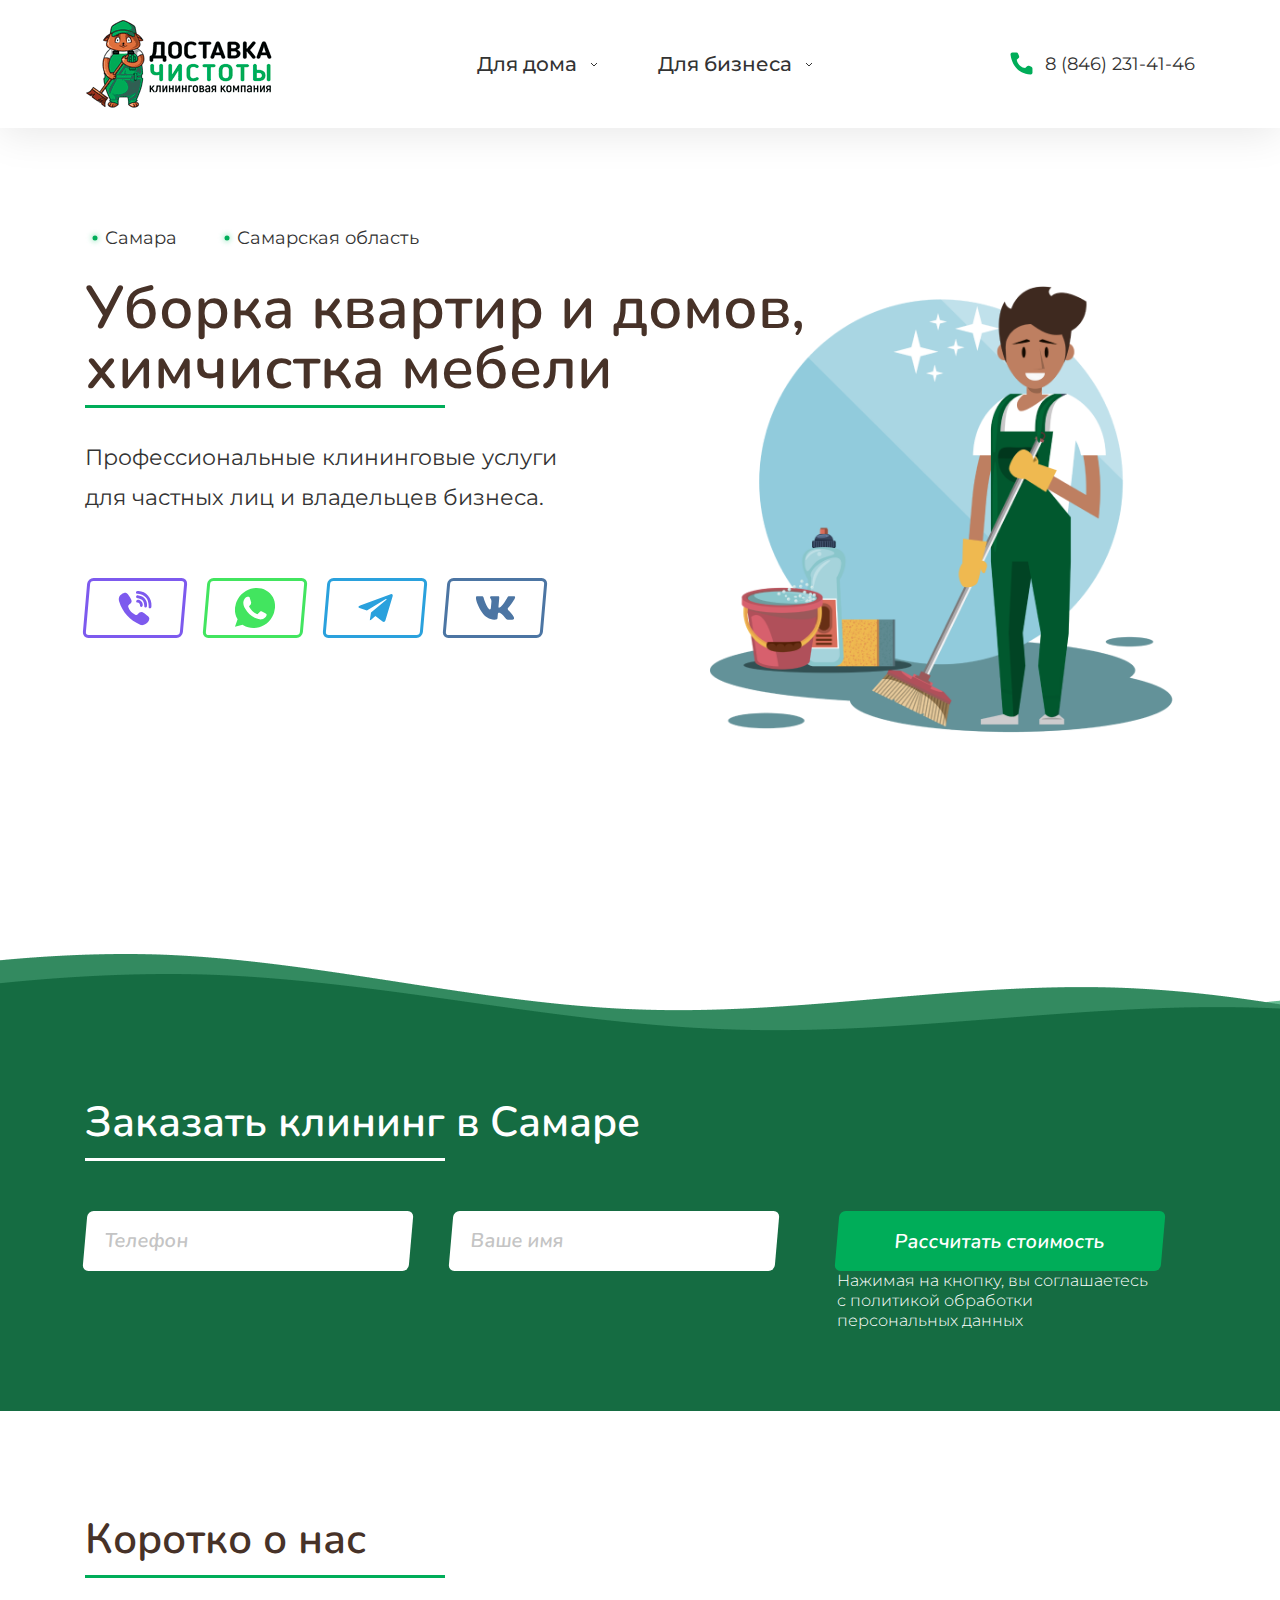
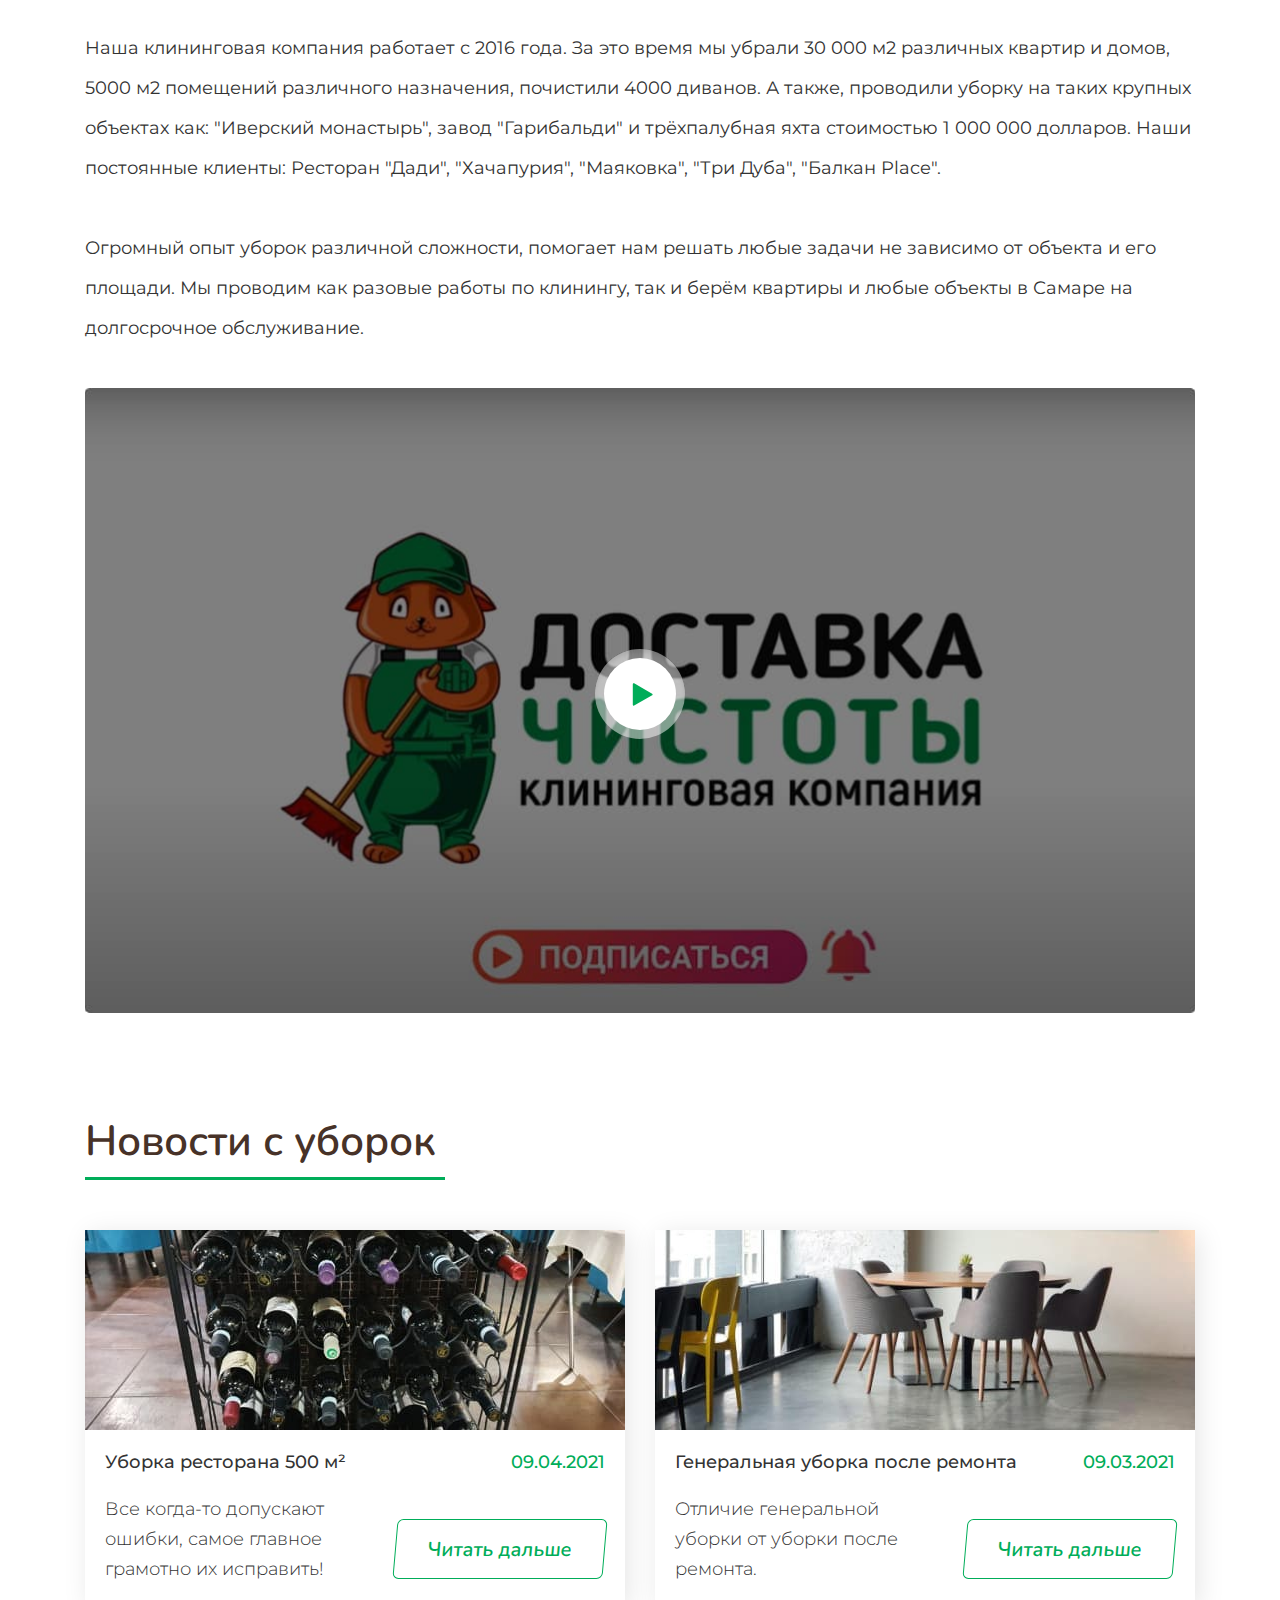
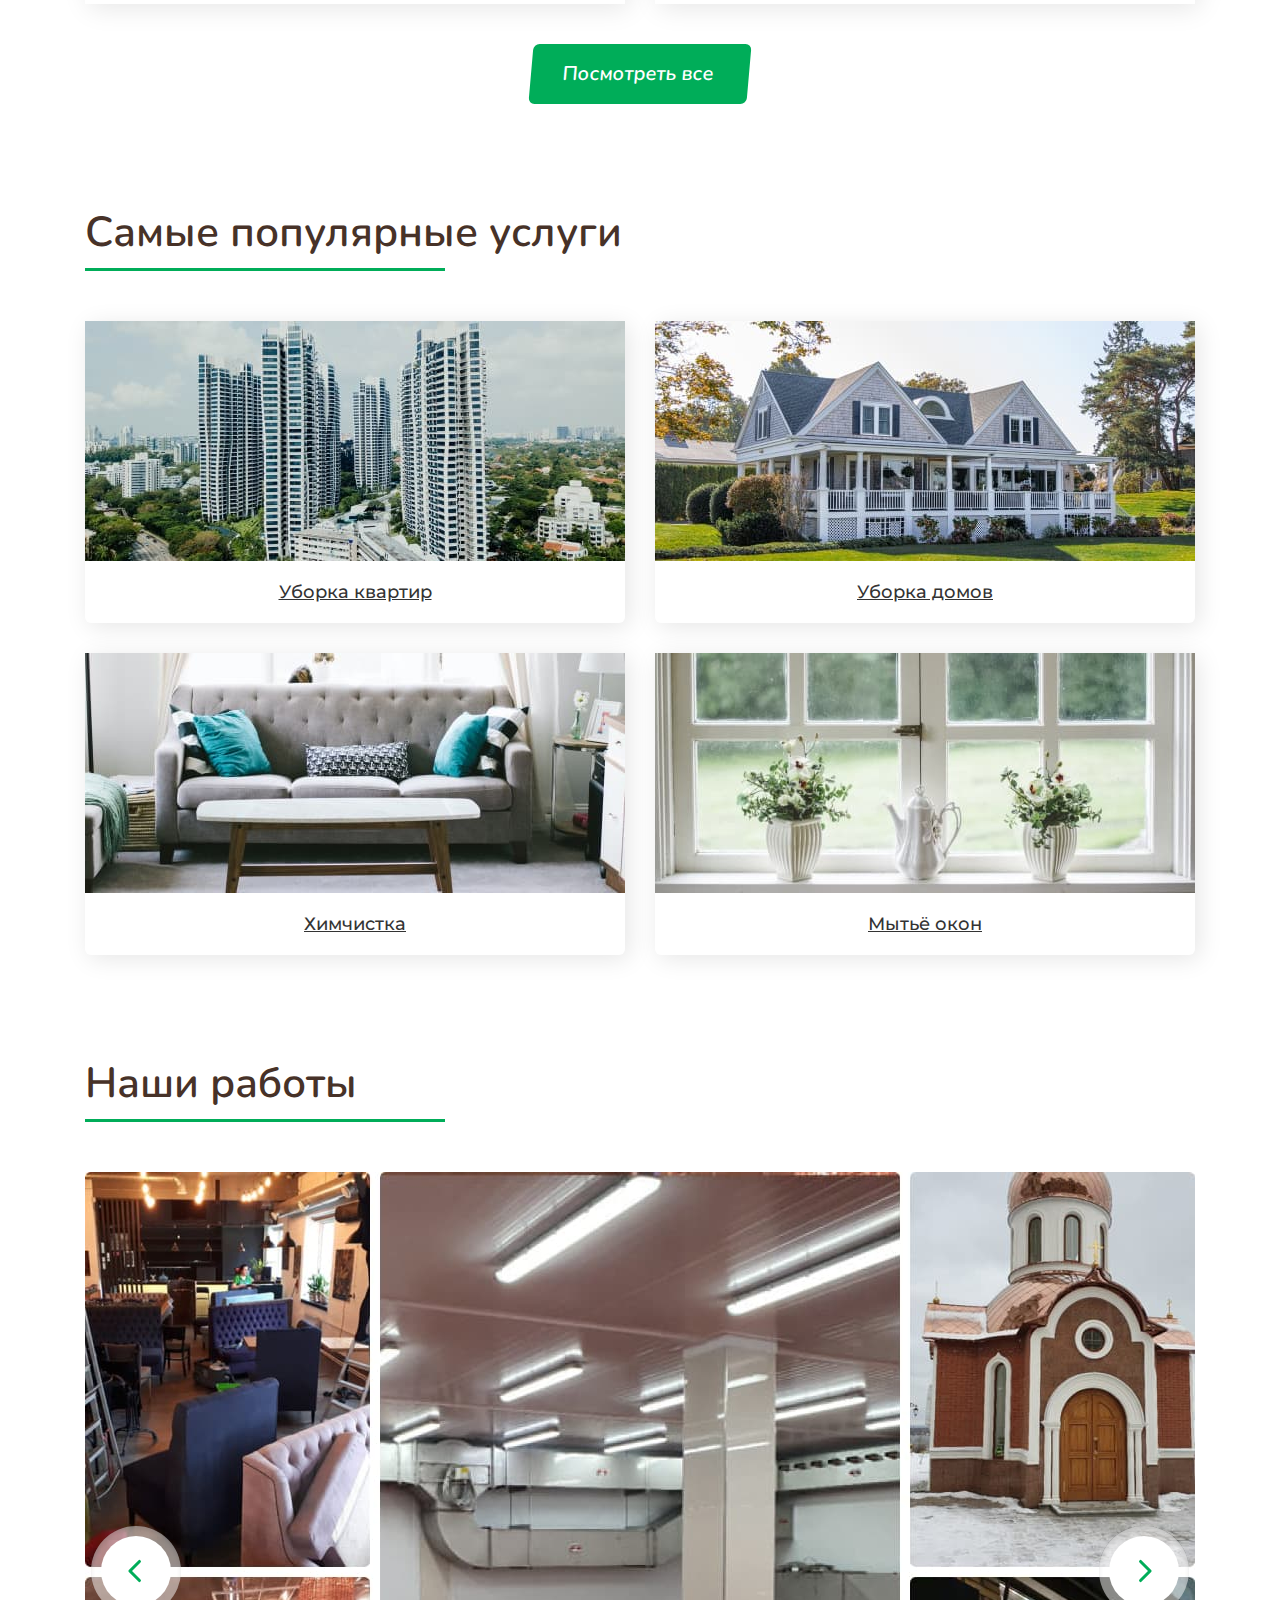
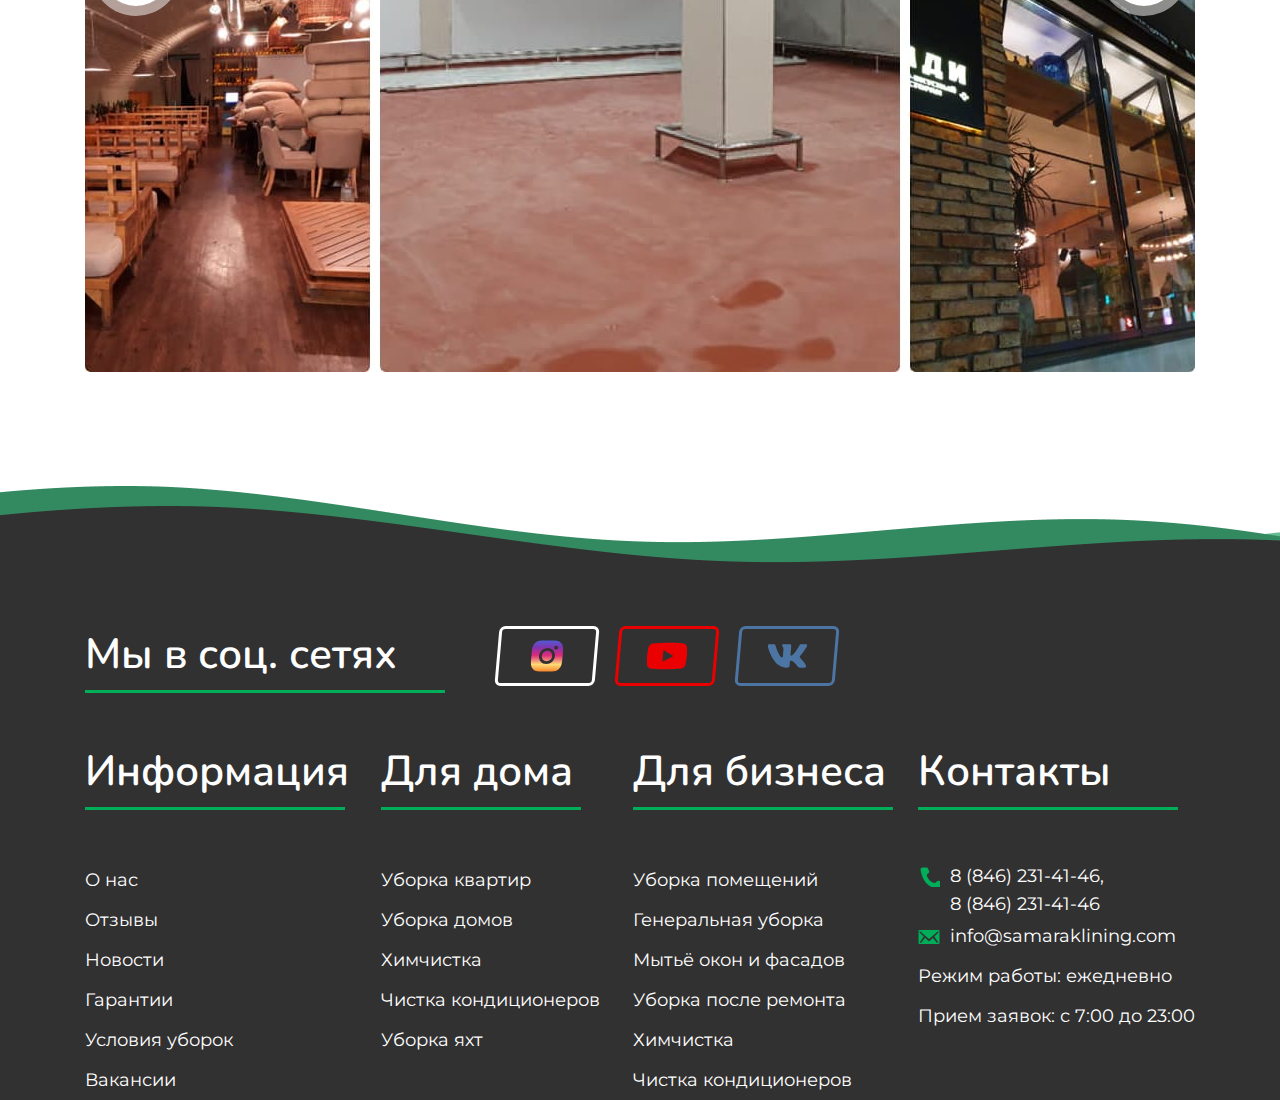
<file: index.html>
<!DOCTYPE html>
<html lang="ru">
  <head>
    <meta charset="UTF-8" />
    <meta http-equiv="X-UA-Compatible" content="IE=edge" />
    <meta name="viewport" content="width=device-width, initial-scale=1.0" />
    <title>Доставка чистоты</title>
    <link rel="preconnect" href="https://fonts.gstatic.com" />
    <link
      href="https://fonts.googleapis.com/css2?family=Montserrat:wght@300;400;500&family=Nunito:wght@600&display=swap"
      rel="stylesheet"
    />
    <link rel="stylesheet" href="css/style.min.css" />
  </head>
  <body>
    <header class="header">
      <div class="container">
        <div class="header__inner">
          <a class="logo" href="#">
            <img class="logo__img" src="images/logo.png" alt="logo" />
          </a>
          <nav class="menu">
            <ul class="menu__topmenu">
              <li class="menu__topmenu-item">
                <a class="menu__topmenu-link active">Для дома<span class="fa fa-angle-down"></span></a>
                <ul class="menu__submenu">
                  <li class="menu__submenu-item">
                    <a class="menu__submenu-link" href="apartments.html">Уборка квартир<span class="fa fa-angle-down"></span></a>
                    <ul class="menu__submenu">
                      <li class="menu__submenu-item">
                        <a class="menu__submenu-link" href="big-cleaning.html">Генеральная уборка</a>
                      </li>
                      <li class="menu__submenu-item">
                        <a class="menu__submenu-link" href="#">После ремонта</a>
                      </li>
                      <li class="menu__submenu-item">
                        <a class="menu__submenu-link" href="#">Поддерживающая</a>
                      </li>
                      <li class="menu__submenu-item">
                        <a class="menu__submenu-link" href="#">Мытьё окон</a>
                      </li>
                    </ul>
                  </li>
                  <li class="menu__submenu-item">
                    <a class="menu__submenu-link" href="#">Уборка домов</a>
                    <ul class="menu__submenu">
                      <li class="menu__submenu-item">
                        <a class="menu__submenu-link" href="#">Генеральная уборка</a>
                      </li>
                      <li class="menu__submenu-item">
                        <a class="menu__submenu-link" href="#">После ремонта</a>
                      </li>
                      <li class="menu__submenu-item">
                        <a class="menu__submenu-link" href="#">Поддерживающая</a>
                      </li>
                      <li class="menu__submenu-item">
                        <a class="menu__submenu-link" href="#">Мытьё окон</a>
                      </li>
                    </ul>
                  </li>
                  <li class="menu__submenu-item">
                    <a class="menu__submenu-link" href="#">Химчистка</a>
                  </li>
                  <li class="menu__submenu-item">
                    <a class="menu__submenu-link" href="#">Кондиционеры</a>
                  </li>
                  <li class="menu__submenu-item">
                    <a class="menu__submenu-link" href="#">Яхты</a>
                  </li>
                  <li class="menu__submenu-item">
                    <a class="menu__submenu-link" href="about-company.html">О нас</a>
                  </li>
                </ul>
              </li>

              <li class="menu__topmenu-item">
                <a class="menu__topmenu-link active">Для бизнеса<span class="fa fa-angle-down"></span></a>
                <ul class="menu__submenu">
                  <li class="menu__submenu-item">
                    <a class="menu__submenu-link" href="#">Уборка квартир<span class="fa fa-angle-down"></span></a>
                    <ul class="menu__submenu">
                      <li class="menu__submenu-item">
                        <a class="menu__submenu-link" href="#">Генеральная уборка</a>
                      </li>
                      <li class="menu__submenu-item">
                        <a class="menu__submenu-link" href="#">После ремонта</a>
                      </li>
                      <li class="menu__submenu-item">
                        <a class="menu__submenu-link" href="#">Поддерживающая</a>
                      </li>
                      <li class="menu__submenu-item">
                        <a class="menu__submenu-link" href="#">Мытьё окон</a>
                      </li>
                    </ul>
                  </li>
                  <li class="menu__submenu-item">
                    <a class="menu__submenu-link" href="#">Уборка домов</a>
                    <ul class="menu__submenu">
                      <li class="menu__submenu-item">
                        <a class="menu__submenu-link" href="#">Генеральная уборка</a>
                      </li>
                      <li class="menu__submenu-item">
                        <a class="menu__submenu-link" href="#">После ремонта</a>
                      </li>
                      <li class="menu__submenu-item">
                        <a class="menu__submenu-link" href="#">Поддерживающая</a>
                      </li>
                      <li class="menu__submenu-item">
                        <a class="menu__submenu-link" href="#">Мытьё окон</a>
                      </li>
                    </ul>
                  </li>
                  <li class="menu__submenu-item">
                    <a class="menu__submenu-link" href="#">Химчистка</a>
                  </li>
                  <li class="menu__submenu-item">
                    <a class="menu__submenu-link" href="#">Кондиционеры</a>
                  </li>
                  <li class="menu__submenu-item">
                    <a class="menu__submenu-link" href="#">Яхты</a>
                  </li>
                  <li class="menu__submenu-item">
                    <a class="menu__submenu-link" href="#">О нас</a>
                  </li>
                </ul>
              </li> 
            </ul>
          </nav>
          <a class="header__phone" href="tel:88462314146">
            8 (846) 231-41-46
          </a>
        </div>
      </div>
    </header>
    <main class="main">
     <section class="about">
      <div class="container">
        <div class="about__inner">
          <div class="about__inner-info">
            <div class="about__location">
              <p class="about__location-name">Самара</p>
              <p class="about__location-name2">Самарская область</p>
            </div>
            <h1 class="about__title">
              Уборка квартир и домов, химчистка мебели
            </h1>
            <h4 class="about__subtitle">
              Профессиональные клининговые услуги для частных лиц и владельцев
              бизнеса.
            </h4>
            <div class="about__socil-links">
              <a class="about__socil-links-viber" href="#">
                <svg width="40" height="40" viewBox="0 0 40 40" fill="none" xmlns="http://www.w3.org/2000/svg">
                <path d="M31.7939 17.3447C31.8339 12.5247 27.7289 8.10633 22.6439 7.49466C22.534 7.48096 22.4245 7.46428 22.3156 7.44466C22.0599 7.39573 21.8007 7.36786 21.5406 7.36133C20.4972 7.36133 20.2189 8.09466 20.1456 8.52966C20.0739 8.95466 20.1422 9.31299 20.3472 9.59133C20.6922 10.0597 21.3006 10.143 21.7889 10.2097C21.9306 10.2297 22.0656 10.248 22.1789 10.273C26.7489 11.2947 28.2872 12.8997 29.0389 17.4313C29.0572 17.5413 29.0656 17.678 29.0756 17.823C29.1089 18.3647 29.1756 19.4913 30.3872 19.4913C30.4872 19.4913 30.5972 19.483 30.7106 19.4663C31.8372 19.2947 31.8022 18.2647 31.7856 17.7697C31.7806 17.6297 31.7756 17.498 31.7889 17.4097C31.7916 17.3875 31.7927 17.3653 31.7922 17.343L31.7939 17.3447Z" fill="#7D5AEE"/>
                <path d="M21.2439 5.72667C21.3806 5.73667 21.5072 5.74667 21.6139 5.76167C29.1189 6.91667 32.5706 10.4717 33.5256 18.035C33.5422 18.1633 33.5456 18.32 33.5472 18.485C33.5572 19.0767 33.5772 20.3067 34.8972 20.3317H34.9372C35.3522 20.3317 35.6806 20.2067 35.9172 19.96C36.3272 19.5317 36.3006 18.8933 36.2756 18.38C36.2706 18.2533 36.2656 18.135 36.2656 18.03C36.3622 10.2967 29.6656 3.28167 21.9389 3.02167C21.9056 3.02167 21.8756 3.02167 21.8456 3.02667C21.8152 3.0305 21.7845 3.03217 21.7539 3.03167C21.6756 3.03167 21.5822 3.025 21.4806 3.01833C21.3606 3.01 21.2222 3 21.0806 3C19.8506 3 19.6172 3.875 19.5872 4.39667C19.5189 5.60167 20.6839 5.68667 21.2439 5.72667ZM33.1639 27.81C33.0029 27.6876 32.8434 27.5631 32.6856 27.4367C31.8656 26.7767 30.9939 26.17 30.1522 25.5817L29.6272 25.215C28.5472 24.4567 27.5772 24.0883 26.6606 24.0883C25.4239 24.0883 24.3472 24.7717 23.4572 26.1167C23.0639 26.7133 22.5856 27.0033 21.9972 27.0033C21.5886 26.9891 21.1876 26.8885 20.8206 26.7083C17.3372 25.1283 14.8472 22.705 13.4239 19.5067C12.7356 17.96 12.9589 16.95 14.1689 16.1267C14.8572 15.66 16.1356 14.7917 16.0472 13.1267C15.9439 11.2383 11.7756 5.55333 10.0189 4.90833C9.26793 4.6344 8.44475 4.63204 7.69223 4.90167C5.6739 5.58 4.22723 6.77333 3.50223 8.34833C2.80223 9.87167 2.83556 11.66 3.59223 13.52C5.7839 18.8983 8.86389 23.5883 12.7489 27.4583C16.5506 31.2467 21.2239 34.3483 26.6372 36.68C27.1256 36.89 27.6372 37.005 28.0122 37.0883C28.1389 37.1167 28.2489 37.1417 28.3289 37.1633C28.3729 37.1752 28.4183 37.1814 28.4639 37.1817H28.5072C31.0539 37.1817 34.1122 34.855 35.0506 32.2033C35.8739 29.88 34.3706 28.7317 33.1639 27.81ZM22.3706 11.8717C21.9356 11.8817 21.0272 11.905 20.7089 12.8283C20.5589 13.2617 20.5772 13.635 20.7622 13.9433C21.0322 14.3933 21.5506 14.5333 22.0206 14.61C23.7289 14.8833 24.6072 15.8267 24.7822 17.5817C24.8639 18.3983 25.4156 18.97 26.1206 18.97C26.174 18.9699 26.2275 18.9666 26.2806 18.96C27.1306 18.86 27.5422 18.235 27.5056 17.1033C27.5189 15.9233 26.9022 14.5833 25.8506 13.5167C24.7972 12.4467 23.5272 11.8433 22.3706 11.8717Z" fill="#7D5AEE"/>
                </svg>
              </a>
              <a class="about__socil-links-whatsup" href="#">
                <svg width="40" height="41" viewBox="0 0 40 41" fill="none" xmlns="http://www.w3.org/2000/svg">
                <path d="M37.0085 9.27532C31.025 -0.000306619 18.8087 -2.75793 9.33481 3.00801C0.110229 8.77394 -2.88153 21.3086 3.10199 30.5842L3.60061 31.3363L1.60611 38.8571L9.0855 36.8515L9.83344 37.3529C13.0745 39.1078 16.5649 40.1105 20.0553 40.1105C23.795 40.1105 27.5347 39.1078 30.7757 37.1022C40.0003 31.0856 42.7427 18.8016 37.0085 9.27532ZM31.773 28.5787C30.7757 30.0828 29.5292 31.0856 27.784 31.3363C26.7867 31.3363 25.5402 31.8377 20.5539 29.8321C16.3156 27.8266 12.8252 24.5676 10.3321 20.8072C8.83618 19.0523 8.08824 16.7961 7.83893 14.5399C7.83893 12.5343 8.58687 10.7795 9.83344 9.52602C10.3321 9.02463 10.8307 8.77394 11.3293 8.77394H12.5759C13.0745 8.77394 13.5731 8.77394 13.8224 9.77671C14.3211 11.0302 15.5676 14.0385 15.5676 14.2892C15.8169 14.5399 15.8169 15.0413 15.5676 15.292C15.8169 15.7933 15.5676 16.2947 15.3183 16.5454C15.069 16.7961 14.8197 17.2975 14.5704 17.5482C14.0718 17.7989 13.8224 18.3003 14.0718 18.8016C15.069 20.3058 16.3156 21.81 17.5621 23.0634C19.058 24.3169 20.5539 25.3197 22.2991 26.0717C22.7977 26.3224 23.2963 26.3224 23.5456 25.821C23.795 25.3197 25.0415 24.0662 25.5402 23.5648C26.0388 23.0634 26.2881 23.0634 26.7867 23.3141L30.7757 25.3197C31.2744 25.5704 31.773 25.821 32.0223 26.0717C32.2716 26.8238 32.2716 27.8266 31.773 28.5787Z" fill="#42E55F"/>
                </svg>
              </a>
              <a class="about__socil-links-telegram" href="#">
                <svg width="40" height="40" viewBox="0 0 40 40" fill="none" xmlns="http://www.w3.org/2000/svg">
                <path d="M34.4417 6.19519L4.89167 17.5902C2.875 18.4002 2.88667 19.5252 4.52167 20.0269L12.1083 22.3935L29.6617 11.3185C30.4917 10.8135 31.25 11.0852 30.6267 11.6385L16.405 24.4735H16.4017L16.405 24.4752L15.8817 32.2952C16.6483 32.2952 16.9867 31.9435 17.4167 31.5285L21.1017 27.9452L28.7667 33.6069C30.18 34.3852 31.195 33.9852 31.5467 32.2985L36.5783 8.58519C37.0933 6.52019 35.79 5.58519 34.4417 6.19519Z" fill="#2AA1DD"/>
                </svg>
              </a>
              <a class="about__socil-links-vk" href="#">
                <svg width="40" height="40" viewBox="0 0 40 40" fill="none" xmlns="http://www.w3.org/2000/svg">
                <g clip-path="url(#clip0)">
                <path fill-rule="evenodd" clip-rule="evenodd" d="M39.0833 9.9135C39.36 9.0035 39.0833 8.3335 37.7583 8.3335H33.3833C32.27 8.3335 31.7567 8.91183 31.4783 9.55016C31.4783 9.55016 29.2533 14.8768 26.1017 18.3368C25.0817 19.3402 24.6183 19.6585 24.0617 19.6585C23.7833 19.6585 23.365 19.3402 23.365 18.4285V9.9135C23.365 8.82016 23.0583 8.3335 22.1317 8.3335H15.2517C14.5567 8.3335 14.1383 8.84016 14.1383 9.32183C14.1383 10.3568 15.715 10.5968 15.8767 13.5102V19.8402C15.8767 21.2285 15.6217 21.4802 15.065 21.4802C13.5817 21.4802 9.97333 16.1285 7.83167 10.0052C7.41667 8.8135 6.99667 8.3335 5.87833 8.3335H1.5C0.25 8.3335 0 8.91183 0 9.55016C0 10.6868 1.48333 16.3335 6.90833 23.8018C10.525 28.9018 15.6167 31.6668 20.255 31.6668C23.0367 31.6668 23.38 31.0535 23.38 29.9952V26.1402C23.38 24.9118 23.6433 24.6668 24.525 24.6668C25.175 24.6668 26.2867 24.9868 28.8833 27.4452C31.85 30.3602 32.3383 31.6668 34.0083 31.6668H38.3833C39.6333 31.6668 40.26 31.0535 39.9 29.8402C39.5033 28.6335 38.0867 26.8818 36.2083 24.8035C35.1883 23.6202 33.6583 22.3452 33.1933 21.7068C32.545 20.8885 32.73 20.5235 33.1933 19.7952C33.1933 19.7952 38.5267 12.4185 39.0817 9.9135H39.0833Z" fill="#4C75A3"/>
                </g>
                <defs>
                <clipPath id="clip0">
                <rect width="40" height="40" fill="white"/>
                </clipPath>
                </defs>
                </svg>
              </a>
            </div>
          </div>
        </div>
      </div>
    </section>

    <section class="order">
      <div class="order__wraper">
      <div class="container">
        <form class="order__form">
          <h3 class="order__title">
            Заказать клининг в Самаре
          </h3>
          <div class="order__box">
            <input class="order__input-tel" type="text" placeholder="Телефон">
            <input class="order__input-name" type="text" placeholder="Ваше имя">
            <div class="order__btn-box">
              <button onclick="window.location.href='#popup'" class="order__btn" type="submit">Рассчитать стоимость</button>
              <p class="order__btn-text">
              Нажимая на кнопку, вы соглашаетесь с политикой обработки персональных данных
              </p>
            </div>
          </div>
        </form>
      </div>
      </div>
    </section>
    

    <section class="info">
      <div class="container">
        <h2 class="info__title">
          Коротко о нас
        </h2>
        <p class="info__text-1">
          Наша клининговая компания работает с 2016 года. За это время мы убрали 30 000 м2 различных квартир и домов, 5000 м2 помещений различного назначения, почистили 4000 диванов. А также, проводили уборку на таких крупных объектах как: "Иверский монастырь", завод "Гарибальди" и трёхпалубная яхта стоимостью 1 000 000 долларов. Наши постоянные клиенты: Ресторан "Дади", "Хачапурия", "Маяковка", "Три Дуба", "Балкан Place".
        </p>
        <p class="info__text-2">
          Огромный опыт уборок различной сложности, помогает нам решать любые задачи не зависимо от объекта и его площади. Мы проводим как разовые работы по клинингу, так и берём квартиры и любые объекты в Самаре на долгосрочное обслуживание.
        </p>
        <div class="info__video">
          <a
            data-fancybox
            class="info__video-link"
            href="https://youtu.be/yJMHNizLChs"
          >
            <svg class="info__video-img-play" width="90" height="90" viewBox="0 0 90 90" fill="none" xmlns="http://www.w3.org/2000/svg">
            <g filter="url(#filter0_i)">
            <circle cx="45" cy="45" r="45" fill="white" fill-opacity="0.5"/>
            </g>
            <circle cx="45" cy="45" r="36" fill="white"/>
            <path d="M38.7 56.7002C38.4613 56.7002 38.2324 56.6014 38.0636 56.4256C37.8948 56.2498 37.8 56.0113 37.8 55.7627V35.1375C37.8 34.9746 37.8408 34.8145 37.9183 34.673C37.9958 34.5316 38.1074 34.4135 38.242 34.3306C38.3767 34.2477 38.5297 34.2028 38.6861 34.2003C38.8425 34.1978 38.9968 34.2378 39.1338 34.3163L57.1341 44.6289C57.2752 44.7098 57.3928 44.8287 57.4748 44.9731C57.5568 45.1176 57.6 45.2823 57.6 45.4501C57.6 45.6179 57.5568 45.7826 57.4748 45.9271C57.3928 46.0715 57.2752 46.1904 57.1341 46.2714L39.1338 56.5839C39.0009 56.6602 38.8517 56.7001 38.7 56.7002Z" fill="#00AD59"/>
            <defs>
            <filter id="filter0_i" x="0" y="0" width="90" height="94" filterUnits="userSpaceOnUse" color-interpolation-filters="sRGB">
            <feFlood flood-opacity="0" result="BackgroundImageFix"/>
            <feBlend mode="normal" in="SourceGraphic" in2="BackgroundImageFix" result="shape"/>
            <feColorMatrix in="SourceAlpha" type="matrix" values="0 0 0 0 0 0 0 0 0 0 0 0 0 0 0 0 0 0 127 0" result="hardAlpha"/>
            <feOffset dy="4"/>
            <feGaussianBlur stdDeviation="2"/>
            <feComposite in2="hardAlpha" operator="arithmetic" k2="-1" k3="1"/>
            <feColorMatrix type="matrix" values="0 0 0 0 0 0 0 0 0 0 0 0 0 0 0 0 0 0 0.1 0"/>
            <feBlend mode="normal" in2="shape" result="effect1_innerShadow"/>
            </filter>
            </defs>
            </svg>
          </a>
        </div>
      </div>
    </section>
    

    <section class="news">
      <div class="container">
        <h2 class="news__title">
          Новости с уборок
        </h2>
        <div class="news__inner">
          <div class="news__box">
            <img class="news__box-img" src="images/new-1.jpg" alt="">
            
            <div class="news__box-info">
              <p class="news__box-title">
                Уборка ресторана 500 м²
              </p>
              <p class="news__box-date">
                09.04.2021
              </p>
            </div>
            <div class="news__box-article">
              <p class="news__box-article-text">
                Все когда-то допускают ошибки, самое главное грамотно их исправить!
              </p>
              <a class="news__box-article-link" href="#">
                Читать дальше
              </a>
            </div>
          </div>
          <div class="news__box">
            <img class="news__box-img" src="images/new-2.jpg" alt="">
            <div class="news__box-info">
              <p class="news__box-title">
                Генеральная уборка после ремонта
              </p>
              <p class="news__box-date">
                09.03.2021
              </p>
            </div>
            <div class="news__box-article">
              <p class="news__box-article-text">
                Отличие генеральной уборки от уборки после ремонта.
              </p>
              <a class="news__box-article-link" href="#">
                Читать дальше
              </a>
            </div>
          </div>
        </div>
          <a class="news__all-news" href="#">
            Посмотреть все
          </a>
      </div>
    </section>

    

    <section class="services">
      <div class="container">
        <h2 class="services__title">
          Самые популярные услуги
        </h2>
        <div class="services__inner">
          <div class="services__item">
            <img class="services__img" src="images/servimg-1.jpg" alt="" >
            <a class="services__link" href="#">
              Уборка квартир
            </a>
          </div>
          <div class="services__item">
            <img class="services__img" src="images/servimg-2.jpg" alt="" >
            <a class="services__link" href="#">
              Уборка домов
            </a>
          </div>
          <div class="services__item">
            <img class="services__img" src="images/servimg-3.jpg" alt="" >
            <a class="services__link" href="#">
              Химчистка
            </a>
          </div>
          <div class="services__item">
            <img class="services__img" src="images/servimg-4.jpg" alt="" >
            <a class="services__link" href="#">
              Мытьё окон
            </a>
          </div>
        </div>
      </div>
    </section>



    <section class="ourworks">
      <div class="container">
        <h2 class="ourworks__title">
          Наши работы
        </h2>
        <div class="ourworks__slider">
          <div class="ourworks__item">
            <img class="ourworks__img" src="images/slider/slide-1.jpg" alt="slide images"/>
          </div>
          <div class="ourworks__item">
            <img class="ourworks__img" src="images/slider/slide2-1.jpg" alt="slide images"/>
          </div>
          <div class="ourworks__item">
            <img class="ourworks__img" src="images/slider/slide-1.jpg" alt="slide images"/>
          </div>
        </div>
      </div>
    </section>

    

    
    </main>
    <footer class="footer">
      <div class="footer__wraper">
      <div class="container"> 
        <div class="footer__social-info">
          <h2 class="footer__title">
            Мы в соц. сетях
          </h2>
          <div class="footer__social-links">
            <a href="#" class="footer__social-link footer__social-img-inst">
              <svg width="40" height="40" viewBox="0 0 40 40" fill="none" xmlns="http://www.w3.org/2000/svg">
              <path d="M19.9996 14.7932C17.1325 14.7932 14.7926 17.133 14.7926 20.0002C14.7926 22.8674 17.1325 25.2072 19.9996 25.2072C22.8668 25.2072 25.2067 22.8674 25.2067 20.0002C25.2067 17.133 22.8668 14.7932 19.9996 14.7932ZM35.6168 20.0002C35.6168 17.8439 35.6364 15.7072 35.5153 13.5549C35.3942 11.0549 34.8239 8.83612 32.9957 7.008C31.1637 5.17597 28.9489 4.60956 26.4489 4.48847C24.2926 4.36737 22.1559 4.3869 20.0036 4.3869C17.8473 4.3869 15.7106 4.36737 13.5582 4.48847C11.0582 4.60956 8.83949 5.17987 7.01137 7.008C5.17934 8.84003 4.61293 11.0549 4.49184 13.5549C4.37074 15.7111 4.39028 17.8478 4.39028 20.0002C4.39028 22.1525 4.37074 24.2932 4.49184 26.4455C4.61293 28.9455 5.18325 31.1642 7.01137 32.9924C8.8434 34.8244 11.0582 35.3908 13.5582 35.5119C15.7145 35.633 17.8512 35.6135 20.0036 35.6135C22.1598 35.6135 24.2965 35.633 26.4489 35.5119C28.9489 35.3908 31.1676 34.8205 32.9957 32.9924C34.8278 31.1603 35.3942 28.9455 35.5153 26.4455C35.6403 24.2932 35.6168 22.1564 35.6168 20.0002ZM19.9996 28.0119C15.5661 28.0119 11.9879 24.4338 11.9879 20.0002C11.9879 15.5666 15.5661 11.9885 19.9996 11.9885C24.4332 11.9885 28.0114 15.5666 28.0114 20.0002C28.0114 24.4338 24.4332 28.0119 19.9996 28.0119ZM28.3395 13.5314C27.3043 13.5314 26.4684 12.6955 26.4684 11.6603C26.4684 10.6252 27.3043 9.78925 28.3395 9.78925C29.3746 9.78925 30.2106 10.6252 30.2106 11.6603C30.2109 11.9061 30.1627 12.1496 30.0688 12.3767C29.9749 12.6039 29.8371 12.8103 29.6632 12.9841C29.4894 13.1579 29.283 13.2957 29.0559 13.3896C28.8287 13.4836 28.5853 13.5317 28.3395 13.5314Z" fill="url(#paint0_linear)"/>
              <defs>
              <linearGradient id="paint0_linear" x1="20.0038" y1="4.38574" x2="20.0038" y2="35.6146" gradientUnits="userSpaceOnUse">
              <stop stop-color="#515BD4"/>
              <stop offset="0.229167" stop-color="#8134AF"/>
              <stop offset="0.479167" stop-color="#DD2A7B"/>
              <stop offset="0.770833" stop-color="#FEDA77"/>
              <stop offset="1" stop-color="#F58529"/>
              </linearGradient>
              </defs>
              </svg>
            </a>
            <a href="#" class="footer__social-link footer__social-img-youtube">
              <svg width="40" height="40" viewBox="0 0 40 40" fill="none" xmlns="http://www.w3.org/2000/svg">
              <g clip-path="url(#clip0)">
              <path d="M39.1663 10.8448C38.9398 10.0369 38.4986 9.30538 37.8896 8.72813C37.2634 8.13314 36.496 7.70753 35.6596 7.49147C32.5296 6.66647 19.9896 6.66647 19.9896 6.66647C14.7618 6.60699 9.53534 6.86859 4.33963 7.4498C3.50328 7.68182 2.73723 8.11695 2.10962 8.71647C1.49296 9.3098 1.04629 10.0415 0.812958 10.8431C0.252446 13.8627 -0.0198885 16.9287 -0.00037517 19.9998C-0.0203752 23.0681 0.251291 26.1331 0.812958 29.1565C1.04129 29.9548 1.48629 30.6831 2.10462 31.2715C2.72296 31.8598 3.49296 32.2848 4.33963 32.5098C7.51129 33.3331 19.9896 33.3331 19.9896 33.3331C25.2241 33.3927 30.4572 33.1311 35.6596 32.5498C36.496 32.3337 37.2634 31.9081 37.8896 31.3131C38.5063 30.7248 38.9446 29.9931 39.1646 29.1965C39.7398 26.1781 40.0194 23.1108 39.9996 20.0381C40.0429 16.9525 39.7636 13.8707 39.1663 10.8431V10.8448ZM16.003 25.7065V14.2948L26.4363 20.0015L16.003 25.7065Z" fill="#EA0001"/>
              </g>
              <defs>
              <clipPath id="clip0">
              <rect width="40" height="40" fill="white" transform="translate(-0.000366211)"/>
              </clipPath>
              </defs>
              </svg>
            </a>
            <a href="#" class="footer__social-link footer__social-img-vk">
              <svg width="40" height="40" viewBox="0 0 40 40" fill="none" xmlns="http://www.w3.org/2000/svg">
              <g clip-path="url(#clip0)">
              <path fill-rule="evenodd" clip-rule="evenodd" d="M39.0833 9.9135C39.36 9.0035 39.0833 8.3335 37.7583 8.3335H33.3833C32.27 8.3335 31.7567 8.91183 31.4783 9.55016C31.4783 9.55016 29.2533 14.8768 26.1017 18.3368C25.0817 19.3402 24.6183 19.6585 24.0617 19.6585C23.7833 19.6585 23.365 19.3402 23.365 18.4285V9.9135C23.365 8.82016 23.0583 8.3335 22.1317 8.3335H15.2517C14.5567 8.3335 14.1383 8.84016 14.1383 9.32183C14.1383 10.3568 15.715 10.5968 15.8767 13.5102V19.8402C15.8767 21.2285 15.6217 21.4802 15.065 21.4802C13.5817 21.4802 9.97333 16.1285 7.83167 10.0052C7.41667 8.8135 6.99667 8.3335 5.87833 8.3335H1.5C0.25 8.3335 0 8.91183 0 9.55016C0 10.6868 1.48333 16.3335 6.90833 23.8018C10.525 28.9018 15.6167 31.6668 20.255 31.6668C23.0367 31.6668 23.38 31.0535 23.38 29.9952V26.1402C23.38 24.9118 23.6433 24.6668 24.525 24.6668C25.175 24.6668 26.2867 24.9868 28.8833 27.4452C31.85 30.3602 32.3383 31.6668 34.0083 31.6668H38.3833C39.6333 31.6668 40.26 31.0535 39.9 29.8402C39.5033 28.6335 38.0867 26.8818 36.2083 24.8035C35.1883 23.6202 33.6583 22.3452 33.1933 21.7068C32.545 20.8885 32.73 20.5235 33.1933 19.7952C33.1933 19.7952 38.5267 12.4185 39.0817 9.9135H39.0833Z" fill="#4C75A3"/>
              </g>
              <defs>
              <clipPath id="clip0">
              <rect width="40" height="40" fill="white"/>
              </clipPath>
              </defs>
              </svg>
            </a>
          </div>
        </div>
        <div class="footer-bottom">
          <div class="footer-bottom__item">
            <h4 class="footer-bottom__item-title">
              Информация
            </h4>
            <ul class="footer-bottom__list">
              <li class="footer-bottom__list-item">
                <a class="footer-bottom__list-link" href="about-company.html" target="_blank">
                  О нас
                </a>
              </li>
              <li class="footer-bottom__list-item">
                <a class="footer-bottom__list-link" href="reviews.html" target="_blank">
                  Отзывы
                </a>
              </li>
              <li class="footer-bottom__list-item">
                <a class="footer-bottom__list-link" href="#">
                  Новости
                </a>
              </li>
              <li class="footer-bottom__list-item">
                <a class="footer-bottom__list-link" href="#">
                  Гарантии
                </a>
              </li>
              <li class="footer-bottom__list-item">
                <a class="footer-bottom__list-link" href="cost-big-cleaning.html" target="_blank">
                  Условия уборок
                </a>
              </li>
              <li class="footer-bottom__list-item">
                <a class="footer-bottom__list-link" href="#">
                  Вакансии
                </a>
              </li>
            </ul>
          </div>
          <div class="footer-bottom__item">
            <h4 class="footer-bottom__item-title footer-bottom__item-title-greenline">
              Для дома
            </h4>
            <ul class="footer-bottom__list">
              <li class="footer-bottom__list-item">
                <a class="footer-bottom__list-link" href="apartments.html" target="_blank">
                  Уборка квартир
                </a>
              </li>
              <li class="footer-bottom__list-item">
                <a class="footer-bottom__list-link" href="#">
                  Уборка домов
                </a>
              </li>
              <li class="footer-bottom__list-item">
                <a class="footer-bottom__list-link" href="#">
                  Химчистка
                </a>
              </li>
              <li class="footer-bottom__list-item">
                <a class="footer-bottom__list-link" href="#">
                  Чистка кондиционеров
                </a>
              </li>
              <li class="footer-bottom__list-item">
                <a class="footer-bottom__list-link" href="#">
                  Уборка яхт
                </a>
              </li>
            </ul>
          </div>
          <div class="footer-bottom__item">
            <h4 class="footer-bottom__item-title">
              Для бизнеса
            </h4>
            <ul class="footer-bottom__list">
              <li class="footer-bottom__list-item">
                <a class="footer-bottom__list-link" href="#">
                  Уборка помещений
                </a>
              </li>
              <li class="footer-bottom__list-item">
                <a class="footer-bottom__list-link" href="big-cleaning.html" target="_blank">
                  Генеральная уборка
                </a>
              </li>
              <li class="footer-bottom__list-item">
                <a class="footer-bottom__list-link" href="#">
                  Мытьё окон и фасадов
                </a>
              </li>
              <li class="footer-bottom__list-item">
                <a class="footer-bottom__list-link" href="#">
                  Уборка после ремонта
                </a>
              </li>
              <li class="footer-bottom__list-item">
                <a class="footer-bottom__list-link" href="#">
                  Химчистка
                </a>
              </li>
              <li class="footer-bottom__list-item">
                <a class="footer-bottom__list-link" href="#">
                  Чистка кондиционеров
                </a>
              </li>
            </ul>
          </div>
          <div class="footer-bottom__item">
            <h4 class="footer-bottom__item-title">
              Контакты
            </h4>
            <ul class="footer-bottom__list">
              <li class="footer-bottom__list-item footer-bottom__list-item-contacts">
                <a class="footer-bottom__list-link footer-bottom__list-link-1" href="tel:88462314146">
                  8 (846) 231-41-46,
                </a>
                <a class="footer-bottom__list-link" href="tel:88462314146">
                  8 (846) 231-41-46
                </a>
              </li>
              <li class="footer-bottom__list-item footer-bottom__list-item-email">
                <a class="footer-bottom__list-link footer-bottom__list-email" href="mailto:info@samaraklining.com">
                  info@samaraklining.com
                </a>
              </li>
              <li class="footer-bottom__list-item">
                <p class="footer-bottom__list-text" href="#">
                  Режим работы: ежедневно
                </p>
              </li>
              <li class="footer-bottom__list-item">
                <p class="footer-bottom__list-text" href="#">
                  Прием заявок: с 7:00 до 23:00
                </p>
              </li>
            </ul>
          </div>
        </div>
      </div>
      </div>
    </footer>

    <!-- <div id="popup" class="popup">
      <div class="popup__body">
        <div class="popup__content">
          <a class="popup__close" href="#">
            X
          </a>
          <div class="popup__title">
            Спасибо за заявку!
          </div>
          <div class="popup__subtitle">
            Наш специалист вам перезвонит.
          </div>
          <img class="popup__img" src="images/icons/popup.svg" alt="">
        </div>
      </div>
    </div>  -->

    <script src="js/main.min.js"></script>
  </body>
</html>
</file>
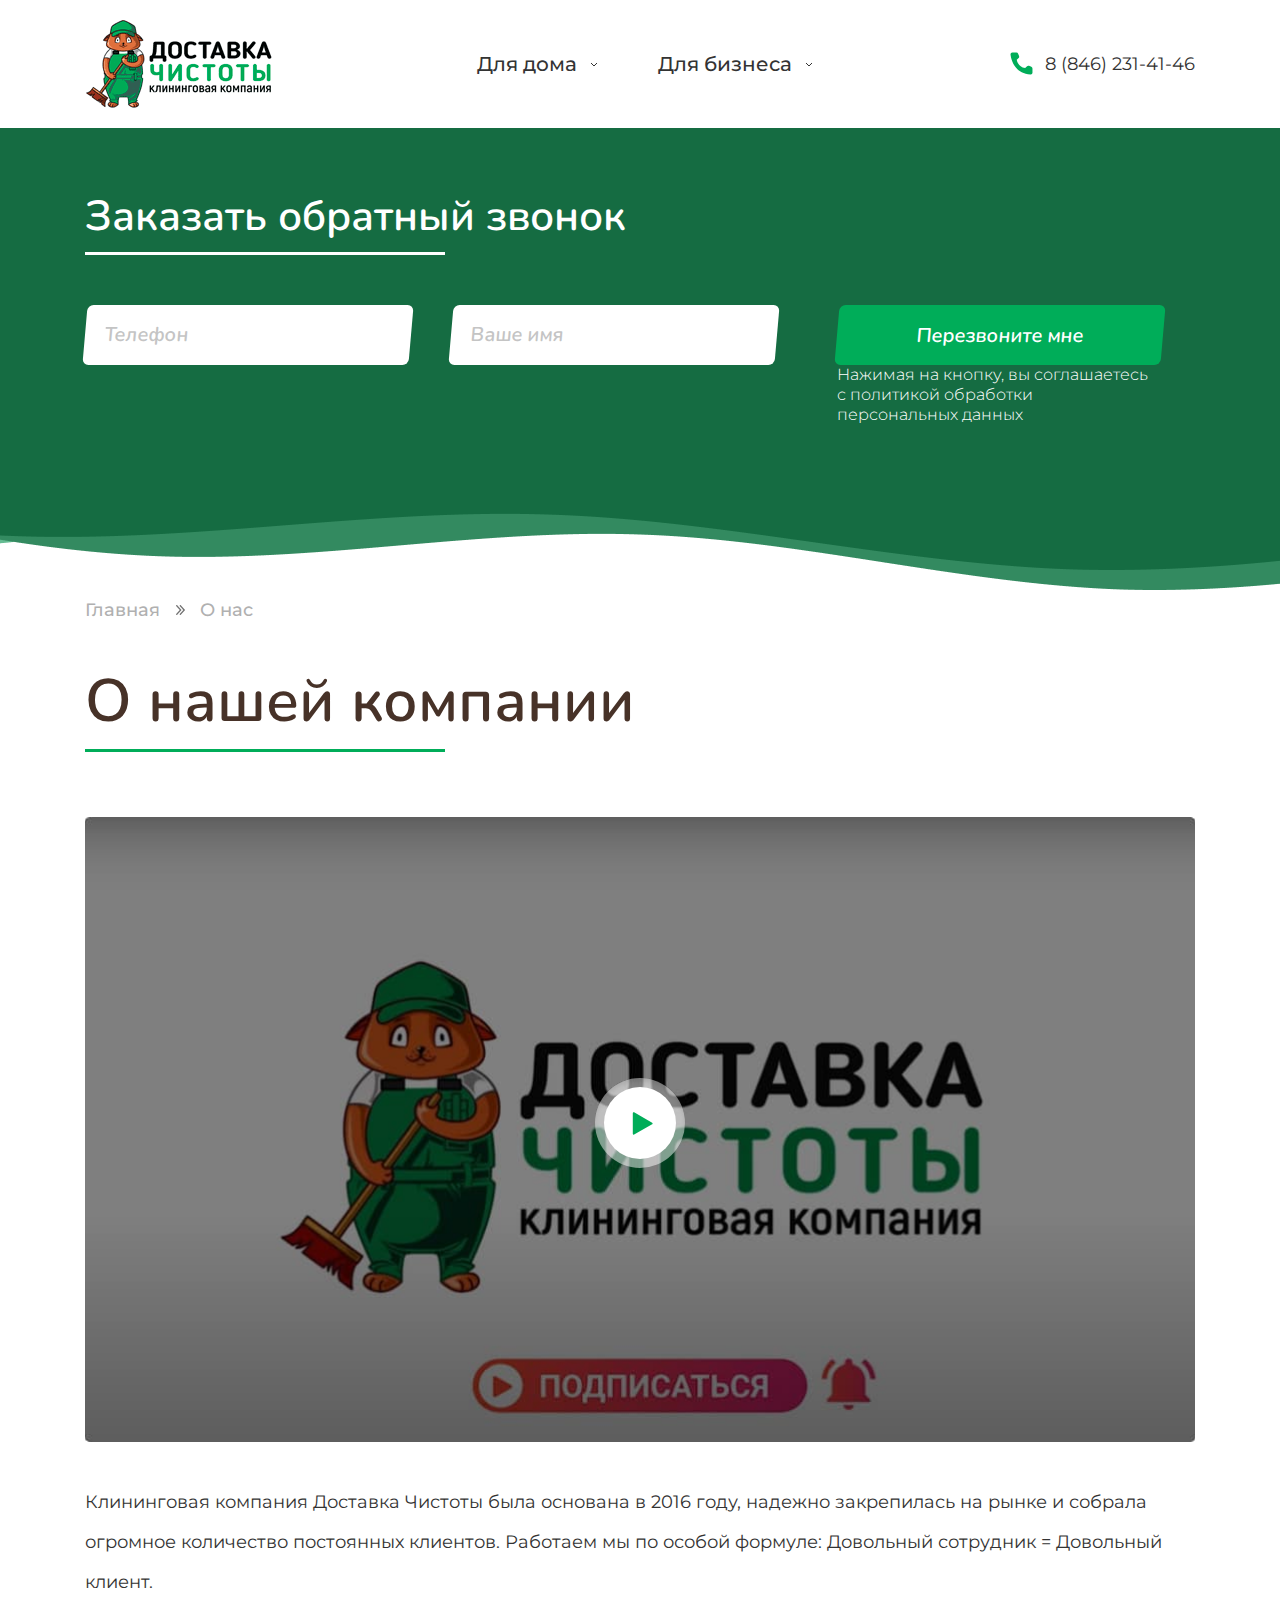
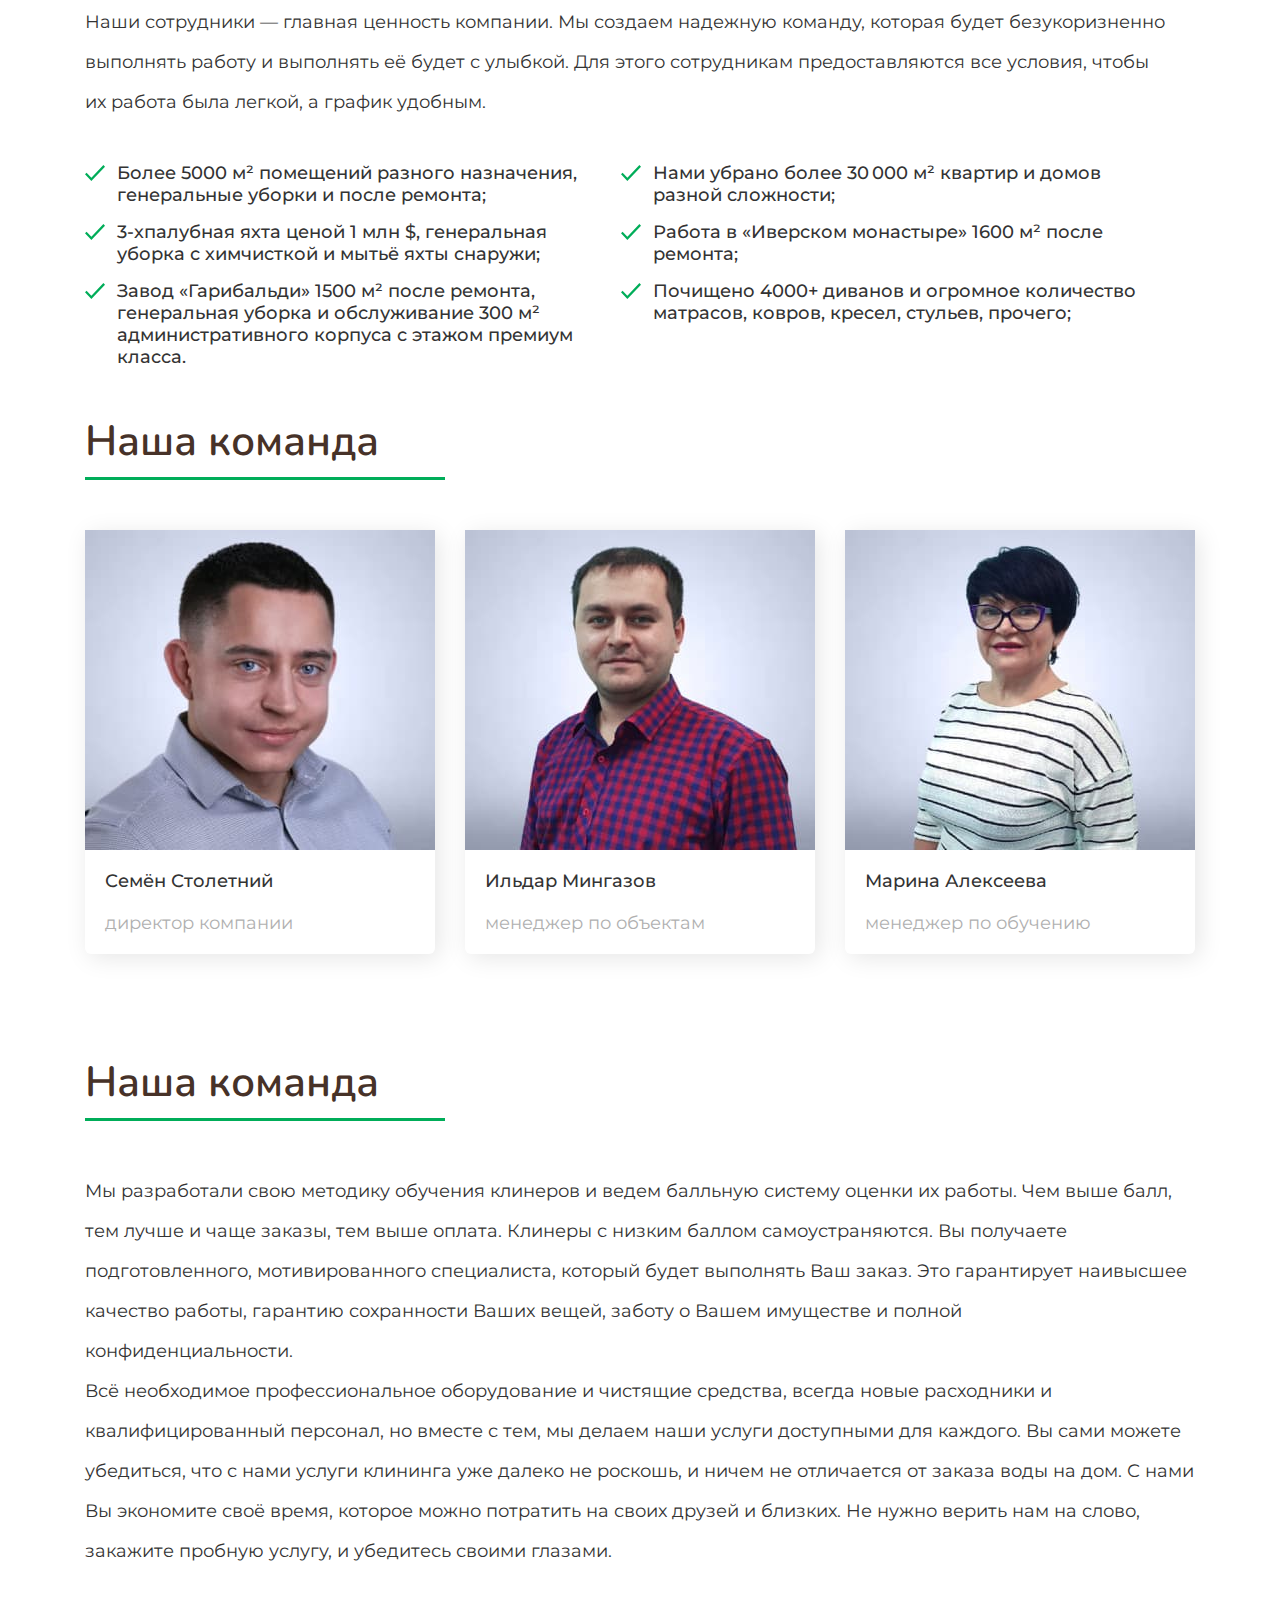
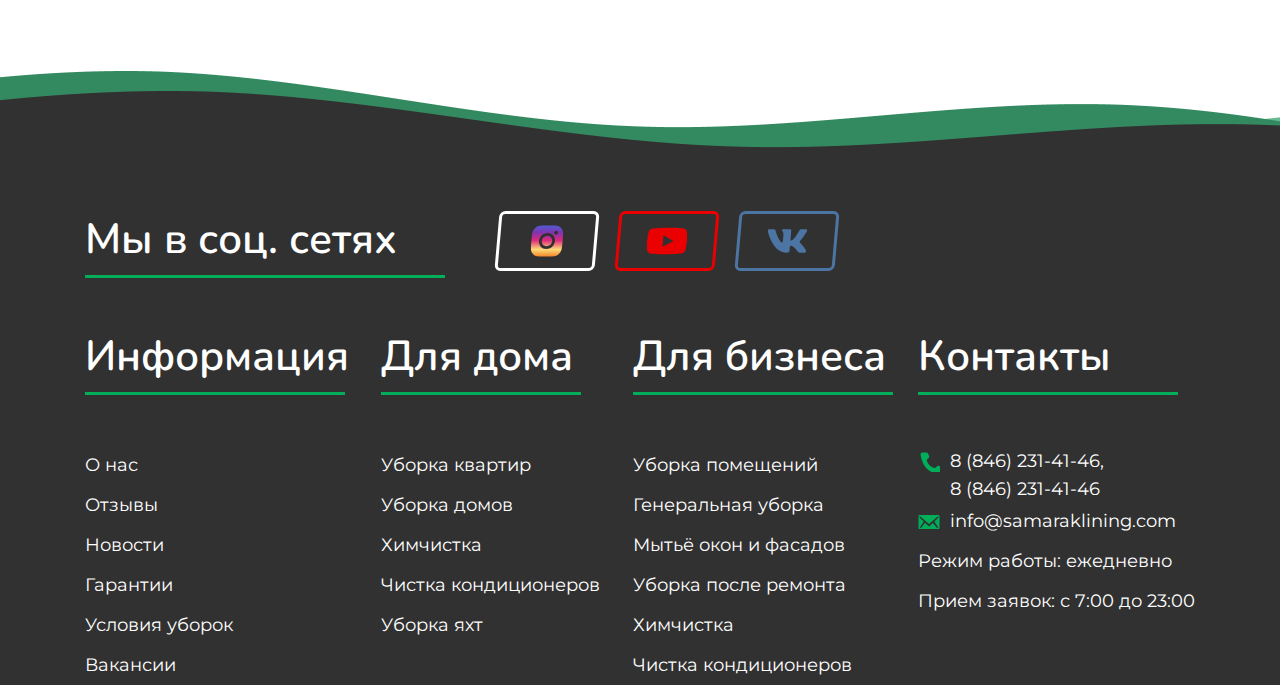
<file: about-company.html>
<!DOCTYPE html>
<html lang="ru">
  <head>
    <meta charset="UTF-8" />
    <meta http-equiv="X-UA-Compatible" content="IE=edge" />
    <meta name="viewport" content="width=device-width, initial-scale=1.0" />
    <title>Доставка чистоты</title>
    <link rel="preconnect" href="https://fonts.gstatic.com" />
    <link
      href="https://fonts.googleapis.com/css2?family=Montserrat:wght@300;400;500&family=Nunito:wght@600&display=swap"
      rel="stylesheet"
    />
    <link rel="stylesheet" href="css/style.min.css" />
  </head>
  <body>
    <header class="header">
      <div class="container">
        <div class="header__inner">
          <a class="logo" href="#">
            <img class="logo__img" src="images/logo.png" alt="logo" />
          </a>

          <nav class="menu">
            <ul class="menu__topmenu">
              <li class="menu__topmenu-item">
                <a class="menu__topmenu-link active">Для дома<span class="fa fa-angle-down"></span></a>
                <ul class="menu__submenu">
                  <li class="menu__submenu-item">
                    <a class="menu__submenu-link" href="#">Уборка квартир<span class="fa fa-angle-down"></span></a>
                    <ul class="menu__submenu">
                      <li class="menu__submenu-item">
                        <a class="menu__submenu-link" href="#">Генеральная уборка</a>
                      </li>
                      <li class="menu__submenu-item">
                        <a class="menu__submenu-link" href="#">После ремонта</a>
                      </li>
                      <li class="menu__submenu-item">
                        <a class="menu__submenu-link" href="#">Поддерживающая</a>
                      </li>
                      <li class="menu__submenu-item">
                        <a class="menu__submenu-link" href="#">Мытьё окон</a>
                      </li>
                    </ul>
                  </li>
                  <li class="menu__submenu-item">
                    <a class="menu__submenu-link" href="#">Уборка домов</a>
                    <ul class="menu__submenu">
                      <li class="menu__submenu-item">
                        <a class="menu__submenu-link" href="#">Генеральная уборка</a>
                      </li>
                      <li class="menu__submenu-item">
                        <a class="menu__submenu-link" href="#">После ремонта</a>
                      </li>
                      <li class="menu__submenu-item">
                        <a class="menu__submenu-link" href="#">Поддерживающая</a>
                      </li>
                      <li class="menu__submenu-item">
                        <a class="menu__submenu-link" href="#">Мытьё окон</a>
                      </li>
                    </ul>
                  </li>
                  <li class="menu__submenu-item">
                    <a class="menu__submenu-link" href="#">Химчистка</a>
                  </li>
                  <li class="menu__submenu-item">
                    <a class="menu__submenu-link" href="#">Кондиционеры</a>
                  </li>
                  <li class="menu__submenu-item">
                    <a class="menu__submenu-link" href="#">Яхты</a>
                  </li>
                  <li class="menu__submenu-item">
                    <a class="menu__submenu-link" href="#">О нас</a>
                  </li>
                </ul>
              </li>

              <li class="menu__topmenu-item">
                <a class="menu__topmenu-link active">Для бизнеса<span class="fa fa-angle-down"></span></a>
                <ul class="menu__submenu">
                  <li class="menu__submenu-item">
                    <a class="menu__submenu-link" href="#">Уборка квартир<span class="fa fa-angle-down"></span></a>
                    <ul class="menu__submenu">
                      <li class="menu__submenu-item">
                        <a class="menu__submenu-link" href="#">Генеральная уборка</a>
                      </li>
                      <li class="menu__submenu-item">
                        <a class="menu__submenu-link" href="#">После ремонта</a>
                      </li>
                      <li class="menu__submenu-item">
                        <a class="menu__submenu-link" href="#">Поддерживающая</a>
                      </li>
                      <li class="menu__submenu-item">
                        <a class="menu__submenu-link" href="#">Мытьё окон</a>
                      </li>
                    </ul>
                  </li>
                  <li class="menu__submenu-item">
                    <a class="menu__submenu-link" href="#">Уборка домов</a>
                    <ul class="menu__submenu">
                      <li class="menu__submenu-item">
                        <a class="menu__submenu-link" href="#">Генеральная уборка</a>
                      </li>
                      <li class="menu__submenu-item">
                        <a class="menu__submenu-link" href="#">После ремонта</a>
                      </li>
                      <li class="menu__submenu-item">
                        <a class="menu__submenu-link" href="#">Поддерживающая</a>
                      </li>
                      <li class="menu__submenu-item">
                        <a class="menu__submenu-link" href="#">Мытьё окон</a>
                      </li>
                    </ul>
                  </li>
                  <li class="menu__submenu-item">
                    <a class="menu__submenu-link" href="#">Химчистка</a>
                  </li>
                  <li class="menu__submenu-item">
                    <a class="menu__submenu-link" href="#">Кондиционеры</a>
                  </li>
                  <li class="menu__submenu-item">
                    <a class="menu__submenu-link" href="#">Яхты</a>
                  </li>
                  <li class="menu__submenu-item">
                    <a class="menu__submenu-link" href="#">О нас</a>
                  </li>
                </ul>
              </li> 
            </ul>
          </nav>
          <a class="header__phone" href="tel:88462314146">
            8 (846) 231-41-46
          </a>
        </div>
      </div>
    </header>
    
    <main class="main">

       <section class="form-top">
        <div class="form-top__wraper">
        <div class="container">
          <form class="form-top__form order__form">
          <h3 class="form-top__title order__title">
            Заказать обратный звонок
          </h3>
          <div class="form-top__form order__box">
            <input class="form-top__form order__input-tel" type="text" placeholder="Телефон">
            <input class="form-top__form order__input-name" type="text" placeholder="Ваше имя">

            <div class="form-top__form order__btn-box">
              <button onclick="window.location.href='#popup'" class="form-top__form order__btn" type="submit">Перезвоните мне</button>
              <p class="form-top__form order__btn-text">
              Нажимая на кнопку, вы соглашаетесь с политикой обработки персональных данных
              </p>
            </div>
          </div>
        </form>
        </div>
        </div>
      </section>

      <section class="about-company">
        <div class="container">
          <div class="breadcrumbs">
            <ul class="breadcrumbs__list">
              <li class="breadcrumbs__item">
                <a class="breadcrumbs__link" href="#"> Главная </a>
              </li>
              <li class="breadcrumbs__item">
                <a class="breadcrumbs__link" href="#"> О нас </a>
              </li>
            </ul>
          </div>
          <h1 class="about-company__title">
            О нашей компании
          </h1>
          <div class="info__video">
          <a
            data-fancybox
            class="info__video-link"
            href="https://www.youtube.com/watch?v=aTTx5WsswPM"
          >
            <svg class="info__video-img-play" width="90" height="90" viewBox="0 0 90 90" fill="none" xmlns="http://www.w3.org/2000/svg">
            <g filter="url(#filter0_i)">
            <circle cx="45" cy="45" r="45" fill="white" fill-opacity="0.5"/>
            </g>
            <circle cx="45" cy="45" r="36" fill="white"/>
            <path d="M38.7 56.7002C38.4613 56.7002 38.2324 56.6014 38.0636 56.4256C37.8948 56.2498 37.8 56.0113 37.8 55.7627V35.1375C37.8 34.9746 37.8408 34.8145 37.9183 34.673C37.9958 34.5316 38.1074 34.4135 38.242 34.3306C38.3767 34.2477 38.5297 34.2028 38.6861 34.2003C38.8425 34.1978 38.9968 34.2378 39.1338 34.3163L57.1341 44.6289C57.2752 44.7098 57.3928 44.8287 57.4748 44.9731C57.5568 45.1176 57.6 45.2823 57.6 45.4501C57.6 45.6179 57.5568 45.7826 57.4748 45.9271C57.3928 46.0715 57.2752 46.1904 57.1341 46.2714L39.1338 56.5839C39.0009 56.6602 38.8517 56.7001 38.7 56.7002Z" fill="#00AD59"/>
            <defs>
            <filter id="filter0_i" x="0" y="0" width="90" height="94" filterUnits="userSpaceOnUse" color-interpolation-filters="sRGB">
            <feFlood flood-opacity="0" result="BackgroundImageFix"/>
            <feBlend mode="normal" in="SourceGraphic" in2="BackgroundImageFix" result="shape"/>
            <feColorMatrix in="SourceAlpha" type="matrix" values="0 0 0 0 0 0 0 0 0 0 0 0 0 0 0 0 0 0 127 0" result="hardAlpha"/>
            <feOffset dy="4"/>
            <feGaussianBlur stdDeviation="2"/>
            <feComposite in2="hardAlpha" operator="arithmetic" k2="-1" k3="1"/>
            <feColorMatrix type="matrix" values="0 0 0 0 0 0 0 0 0 0 0 0 0 0 0 0 0 0 0.1 0"/>
            <feBlend mode="normal" in2="shape" result="effect1_innerShadow"/>
            </filter>
            </defs>
            </svg>
          </a>
        </div>
        <p class="about-company__text-1">
          Клининговая компания Доставка Чистоты была основана в 2016 году, надежно закрепилась на рынке и собрала огромное количество постоянных клиентов. Работаем мы по особой формуле: Довольный сотрудник = Довольный клиент.
        </p>
        <p class="about-company__text-2">
          Наши сотрудники — главная ценность компании. Мы создаем надежную команду, которая будет безукоризненно выполнять работу и выполнять её будет с улыбкой. Для этого сотрудникам предоставляются все условия, чтобы их работа была легкой, а график удобным.
        </p>
        <div class="about-company__box">
            <ul class="about-company__list-1">
              <li class="about-company__item">
                Более 5000 м² помещений разного назначения, генеральные уборки и после ремонта;
              </li>
              <li class="about-company__item">
                3-хпалубная яхта ценой 1 млн $, генеральная уборка с химчисткой и мытьё яхты снаружи;
              </li>
              <li class="about-company__item">
                Завод «Гарибальди» 1500 м² после ремонта, генеральная уборка и обслуживание 300 м² административного корпуса с этажом премиум класса.
              </li>
            </ul>
            <ul class="about-company__list-2">
              <li class="about-company__item">
                Нами убрано более 30 000 м² квартир и домов разной сложности;
              </li>
              <li class="about-company__item">
                Работа в «Иверском монастыре» 1600 м² после ремонта;
              </li>
              <li class="about-company__item">
                Почищено 4000+ диванов и огромное количество матрасов, ковров, кресел, стульев, прочего;
              </li>
            </ul>
          </div>
        </div>
      </section>

      <section class="ourteam">
        <div class="container">
          <h2 class="ourteam__title title">
            Наша команда
          </h2>
          <div class="ourteam__inner">
          <div class="ourteam__item">
            <img class="ourteam__img" src="images/team-1.jpg" alt="" >
            <div class="ourteam__info-box">
              <p class="ourteam__name">
                Семён Столетний
              </p>
              <p class="ourteam__position">
                директор компании
              </p>
            </div>
          </div>
          <div class="ourteam__item">
            <img class="ourteam__img" src="images/team-2.jpg" alt="" >
            <div class="ourteam__info-box">
              <p class="ourteam__name">
                Ильдар Мингазов
              </p>
              <p class="ourteam__position">
                менеджер по объектам
              </p>
            </div>
          </div>
          <div class="ourteam__item">
            <img class="ourteam__img" src="images/team-3.jpg" alt="" >
            <div class="ourteam__info-box">
              <p class="ourteam__name">
                Марина Алексеева
              </p>
              <p class="ourteam__position">
                менеджер по обучению
              </p>
            </div>
          </div>
        </div>
        </div>
      </section>

      <section class="conquer">
        <div class="container">
          <h2 class="conquer__title title">
            Наша команда
          </h2>
          <p class="conquer__text">
            Мы разработали свою методику обучения клинеров и ведем балльную систему оценки их работы. Чем выше балл, тем лучше и чаще заказы, тем выше оплата. Клинеры с низким баллом самоустраняются.
            Вы получаете подготовленного, мотивированного специалиста, который будет выполнять Ваш заказ. Это гарантирует наивысшее качество работы, гарантию сохранности Ваших вещей, заботу о Вашем имуществе и полной <br> конфиденциальности.
          </p>
          <p class="conquer__text">
            Всё необходимое профессиональное оборудование и чистящие средства, всегда новые расходники и квалифицированный персонал, но вместе с тем, мы делаем наши услуги доступными для каждого.
            Вы сами можете убедиться, что с нами услуги клининга уже далеко не роскошь, и ничем не отличается от заказа воды на дом. С нами Вы экономите своё время, которое можно потратить на своих друзей и близких.
            Не нужно верить нам на слово, закажите пробную услугу, и убедитесь своими глазами.
          </p>
        </div>
      </section>

    
    </main>

    <footer class="footer">
      <div class="footer__wraper">
      <div class="container">
        <div class="footer__social-info">
          <h2 class="footer__title">
            Мы в соц. сетях
          </h2>
          <div class="footer__social-links">
            <a href="#" class="footer__social-link footer__social-img-inst">
              <svg width="40" height="40" viewBox="0 0 40 40" fill="none" xmlns="http://www.w3.org/2000/svg">
              <path d="M19.9996 14.7932C17.1325 14.7932 14.7926 17.133 14.7926 20.0002C14.7926 22.8674 17.1325 25.2072 19.9996 25.2072C22.8668 25.2072 25.2067 22.8674 25.2067 20.0002C25.2067 17.133 22.8668 14.7932 19.9996 14.7932ZM35.6168 20.0002C35.6168 17.8439 35.6364 15.7072 35.5153 13.5549C35.3942 11.0549 34.8239 8.83612 32.9957 7.008C31.1637 5.17597 28.9489 4.60956 26.4489 4.48847C24.2926 4.36737 22.1559 4.3869 20.0036 4.3869C17.8473 4.3869 15.7106 4.36737 13.5582 4.48847C11.0582 4.60956 8.83949 5.17987 7.01137 7.008C5.17934 8.84003 4.61293 11.0549 4.49184 13.5549C4.37074 15.7111 4.39028 17.8478 4.39028 20.0002C4.39028 22.1525 4.37074 24.2932 4.49184 26.4455C4.61293 28.9455 5.18325 31.1642 7.01137 32.9924C8.8434 34.8244 11.0582 35.3908 13.5582 35.5119C15.7145 35.633 17.8512 35.6135 20.0036 35.6135C22.1598 35.6135 24.2965 35.633 26.4489 35.5119C28.9489 35.3908 31.1676 34.8205 32.9957 32.9924C34.8278 31.1603 35.3942 28.9455 35.5153 26.4455C35.6403 24.2932 35.6168 22.1564 35.6168 20.0002ZM19.9996 28.0119C15.5661 28.0119 11.9879 24.4338 11.9879 20.0002C11.9879 15.5666 15.5661 11.9885 19.9996 11.9885C24.4332 11.9885 28.0114 15.5666 28.0114 20.0002C28.0114 24.4338 24.4332 28.0119 19.9996 28.0119ZM28.3395 13.5314C27.3043 13.5314 26.4684 12.6955 26.4684 11.6603C26.4684 10.6252 27.3043 9.78925 28.3395 9.78925C29.3746 9.78925 30.2106 10.6252 30.2106 11.6603C30.2109 11.9061 30.1627 12.1496 30.0688 12.3767C29.9749 12.6039 29.8371 12.8103 29.6632 12.9841C29.4894 13.1579 29.283 13.2957 29.0559 13.3896C28.8287 13.4836 28.5853 13.5317 28.3395 13.5314Z" fill="url(#paint0_linear)"/>
              <defs>
              <linearGradient id="paint0_linear" x1="20.0038" y1="4.38574" x2="20.0038" y2="35.6146" gradientUnits="userSpaceOnUse">
              <stop stop-color="#515BD4"/>
              <stop offset="0.229167" stop-color="#8134AF"/>
              <stop offset="0.479167" stop-color="#DD2A7B"/>
              <stop offset="0.770833" stop-color="#FEDA77"/>
              <stop offset="1" stop-color="#F58529"/>
              </linearGradient>
              </defs>
              </svg>
            </a>
            <a href="#" class="footer__social-link footer__social-img-youtube">
              <svg width="40" height="40" viewBox="0 0 40 40" fill="none" xmlns="http://www.w3.org/2000/svg">
              <g clip-path="url(#clip0)">
              <path d="M39.1663 10.8448C38.9398 10.0369 38.4986 9.30538 37.8896 8.72813C37.2634 8.13314 36.496 7.70753 35.6596 7.49147C32.5296 6.66647 19.9896 6.66647 19.9896 6.66647C14.7618 6.60699 9.53534 6.86859 4.33963 7.4498C3.50328 7.68182 2.73723 8.11695 2.10962 8.71647C1.49296 9.3098 1.04629 10.0415 0.812958 10.8431C0.252446 13.8627 -0.0198885 16.9287 -0.00037517 19.9998C-0.0203752 23.0681 0.251291 26.1331 0.812958 29.1565C1.04129 29.9548 1.48629 30.6831 2.10462 31.2715C2.72296 31.8598 3.49296 32.2848 4.33963 32.5098C7.51129 33.3331 19.9896 33.3331 19.9896 33.3331C25.2241 33.3927 30.4572 33.1311 35.6596 32.5498C36.496 32.3337 37.2634 31.9081 37.8896 31.3131C38.5063 30.7248 38.9446 29.9931 39.1646 29.1965C39.7398 26.1781 40.0194 23.1108 39.9996 20.0381C40.0429 16.9525 39.7636 13.8707 39.1663 10.8431V10.8448ZM16.003 25.7065V14.2948L26.4363 20.0015L16.003 25.7065Z" fill="#EA0001"/>
              </g>
              <defs>
              <clipPath id="clip0">
              <rect width="40" height="40" fill="white" transform="translate(-0.000366211)"/>
              </clipPath>
              </defs>
              </svg>
            </a>
            <a href="#" class="footer__social-link footer__social-img-vk">
              <svg width="40" height="40" viewBox="0 0 40 40" fill="none" xmlns="http://www.w3.org/2000/svg">
              <g clip-path="url(#clip0)">
              <path fill-rule="evenodd" clip-rule="evenodd" d="M39.0833 9.9135C39.36 9.0035 39.0833 8.3335 37.7583 8.3335H33.3833C32.27 8.3335 31.7567 8.91183 31.4783 9.55016C31.4783 9.55016 29.2533 14.8768 26.1017 18.3368C25.0817 19.3402 24.6183 19.6585 24.0617 19.6585C23.7833 19.6585 23.365 19.3402 23.365 18.4285V9.9135C23.365 8.82016 23.0583 8.3335 22.1317 8.3335H15.2517C14.5567 8.3335 14.1383 8.84016 14.1383 9.32183C14.1383 10.3568 15.715 10.5968 15.8767 13.5102V19.8402C15.8767 21.2285 15.6217 21.4802 15.065 21.4802C13.5817 21.4802 9.97333 16.1285 7.83167 10.0052C7.41667 8.8135 6.99667 8.3335 5.87833 8.3335H1.5C0.25 8.3335 0 8.91183 0 9.55016C0 10.6868 1.48333 16.3335 6.90833 23.8018C10.525 28.9018 15.6167 31.6668 20.255 31.6668C23.0367 31.6668 23.38 31.0535 23.38 29.9952V26.1402C23.38 24.9118 23.6433 24.6668 24.525 24.6668C25.175 24.6668 26.2867 24.9868 28.8833 27.4452C31.85 30.3602 32.3383 31.6668 34.0083 31.6668H38.3833C39.6333 31.6668 40.26 31.0535 39.9 29.8402C39.5033 28.6335 38.0867 26.8818 36.2083 24.8035C35.1883 23.6202 33.6583 22.3452 33.1933 21.7068C32.545 20.8885 32.73 20.5235 33.1933 19.7952C33.1933 19.7952 38.5267 12.4185 39.0817 9.9135H39.0833Z" fill="#4C75A3"/>
              </g>
              <defs>
              <clipPath id="clip0">
              <rect width="40" height="40" fill="white"/>
              </clipPath>
              </defs>
              </svg>
            </a>
          </div>
        </div>
        <div class="footer-bottom">
          <div class="footer-bottom__item">
            <h4 class="footer-bottom__item-title">
              Информация
            </h4>
            <ul class="footer-bottom__list">
              <li class="footer-bottom__list-item">
                <a class="footer-bottom__list-link" href="#">
                  О нас
                </a>
              </li>
              <li class="footer-bottom__list-item">
                <a class="footer-bottom__list-link" href="#">
                  Отзывы
                </a>
              </li>
              <li class="footer-bottom__list-item">
                <a class="footer-bottom__list-link" href="#">
                  Новости
                </a>
              </li>
              <li class="footer-bottom__list-item">
                <a class="footer-bottom__list-link" href="#">
                  Гарантии
                </a>
              </li>
              <li class="footer-bottom__list-item">
                <a class="footer-bottom__list-link" href="#">
                  Условия уборок
                </a>
              </li>
              <li class="footer-bottom__list-item">
                <a class="footer-bottom__list-link" href="#">
                  Вакансии
                </a>
              </li>
            </ul>
          </div>
          <div class="footer-bottom__item">
            <h4 class="footer-bottom__item-title footer-bottom__item-title-greenline">
              Для дома
            </h4>
            <ul class="footer-bottom__list">
              <li class="footer-bottom__list-item">
                <a class="footer-bottom__list-link" href="#">
                  Уборка квартир
                </a>
              </li>
              <li class="footer-bottom__list-item">
                <a class="footer-bottom__list-link" href="#">
                  Уборка домов
                </a>
              </li>
              <li class="footer-bottom__list-item">
                <a class="footer-bottom__list-link" href="#">
                  Химчистка
                </a>
              </li>
              <li class="footer-bottom__list-item">
                <a class="footer-bottom__list-link" href="#">
                  Чистка кондиционеров
                </a>
              </li>
              <li class="footer-bottom__list-item">
                <a class="footer-bottom__list-link" href="#">
                  Уборка яхт
                </a>
              </li>
            </ul>
          </div>
          <div class="footer-bottom__item">
            <h4 class="footer-bottom__item-title">
              Для бизнеса
            </h4>
            <ul class="footer-bottom__list">
              <li class="footer-bottom__list-item">
                <a class="footer-bottom__list-link" href="#">
                  Уборка помещений
                </a>
              </li>
              <li class="footer-bottom__list-item">
                <a class="footer-bottom__list-link" href="#">
                  Генеральная уборка
                </a>
              </li>
              <li class="footer-bottom__list-item">
                <a class="footer-bottom__list-link" href="#">
                  Мытьё окон и фасадов
                </a>
              </li>
              <li class="footer-bottom__list-item">
                <a class="footer-bottom__list-link" href="#">
                  Уборка после ремонта
                </a>
              </li>
              <li class="footer-bottom__list-item">
                <a class="footer-bottom__list-link" href="#">
                  Химчистка
                </a>
              </li>
              <li class="footer-bottom__list-item">
                <a class="footer-bottom__list-link" href="#">
                  Чистка кондиционеров
                </a>
              </li>
            </ul>
          </div>
          <div class="footer-bottom__item">
            <h4 class="footer-bottom__item-title">
              Контакты
            </h4>
            <ul class="footer-bottom__list">
              <li class="footer-bottom__list-item footer-bottom__list-item-contacts">
                <a class="footer-bottom__list-link footer-bottom__list-link-1" href="tel:88462314146">
                  8 (846) 231-41-46,
                </a>
                <a class="footer-bottom__list-link" href="tel:88462314146">
                  8 (846) 231-41-46
                </a>
              </li>
              <li class="footer-bottom__list-item footer-bottom__list-item-email">
                <a class="footer-bottom__list-link footer-bottom__list-email" href="mailto:info@samaraklining.com">
                  info@samaraklining.com
                </a>
              </li>
              <li class="footer-bottom__list-item">
                <p class="footer-bottom__list-text" href="#">
                  Режим работы: ежедневно
                </p>
              </li>
              <li class="footer-bottom__list-item">
                <p class="footer-bottom__list-text" href="#">
                  Прием заявок: с 7:00 до 23:00
                </p>
              </li>
            </ul>
          </div>
        </div>
      </div>
      </div>
    </footer>

    <div id="popup" class="popup">
      <div class="popup__body">
        <div class="popup__content">
          <a class="popup__close" href="#">
            X
          </a>
          <div class="popup__title">
            Спасибо за заявку!
          </div>
          <div class="popup__subtitle">
            Наш специалист вам перезвонит.
          </div>
          <img class="popup__img" src="images/icons/popup.svg" alt="">
        </div>
      </div>
    </div>

    <script src="js/main.min.js"></script>
  </body>
</html>
</file>
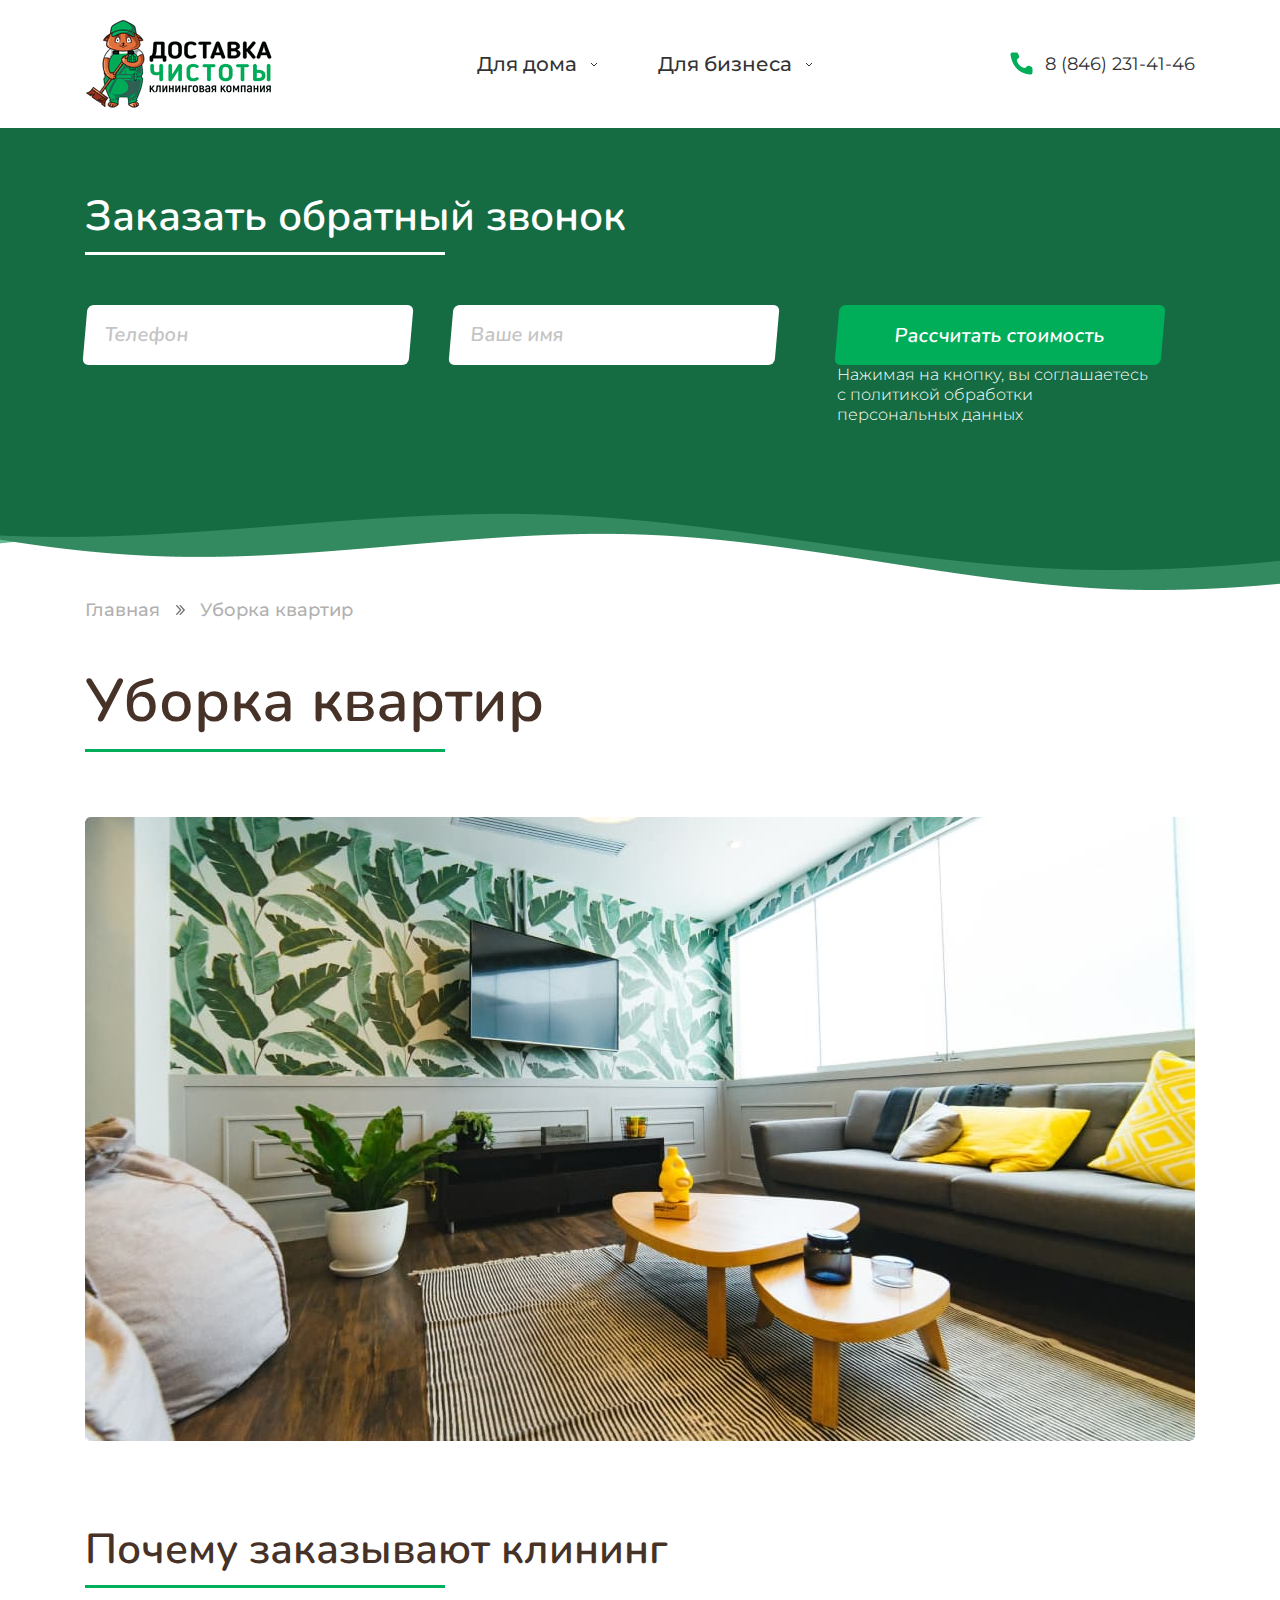
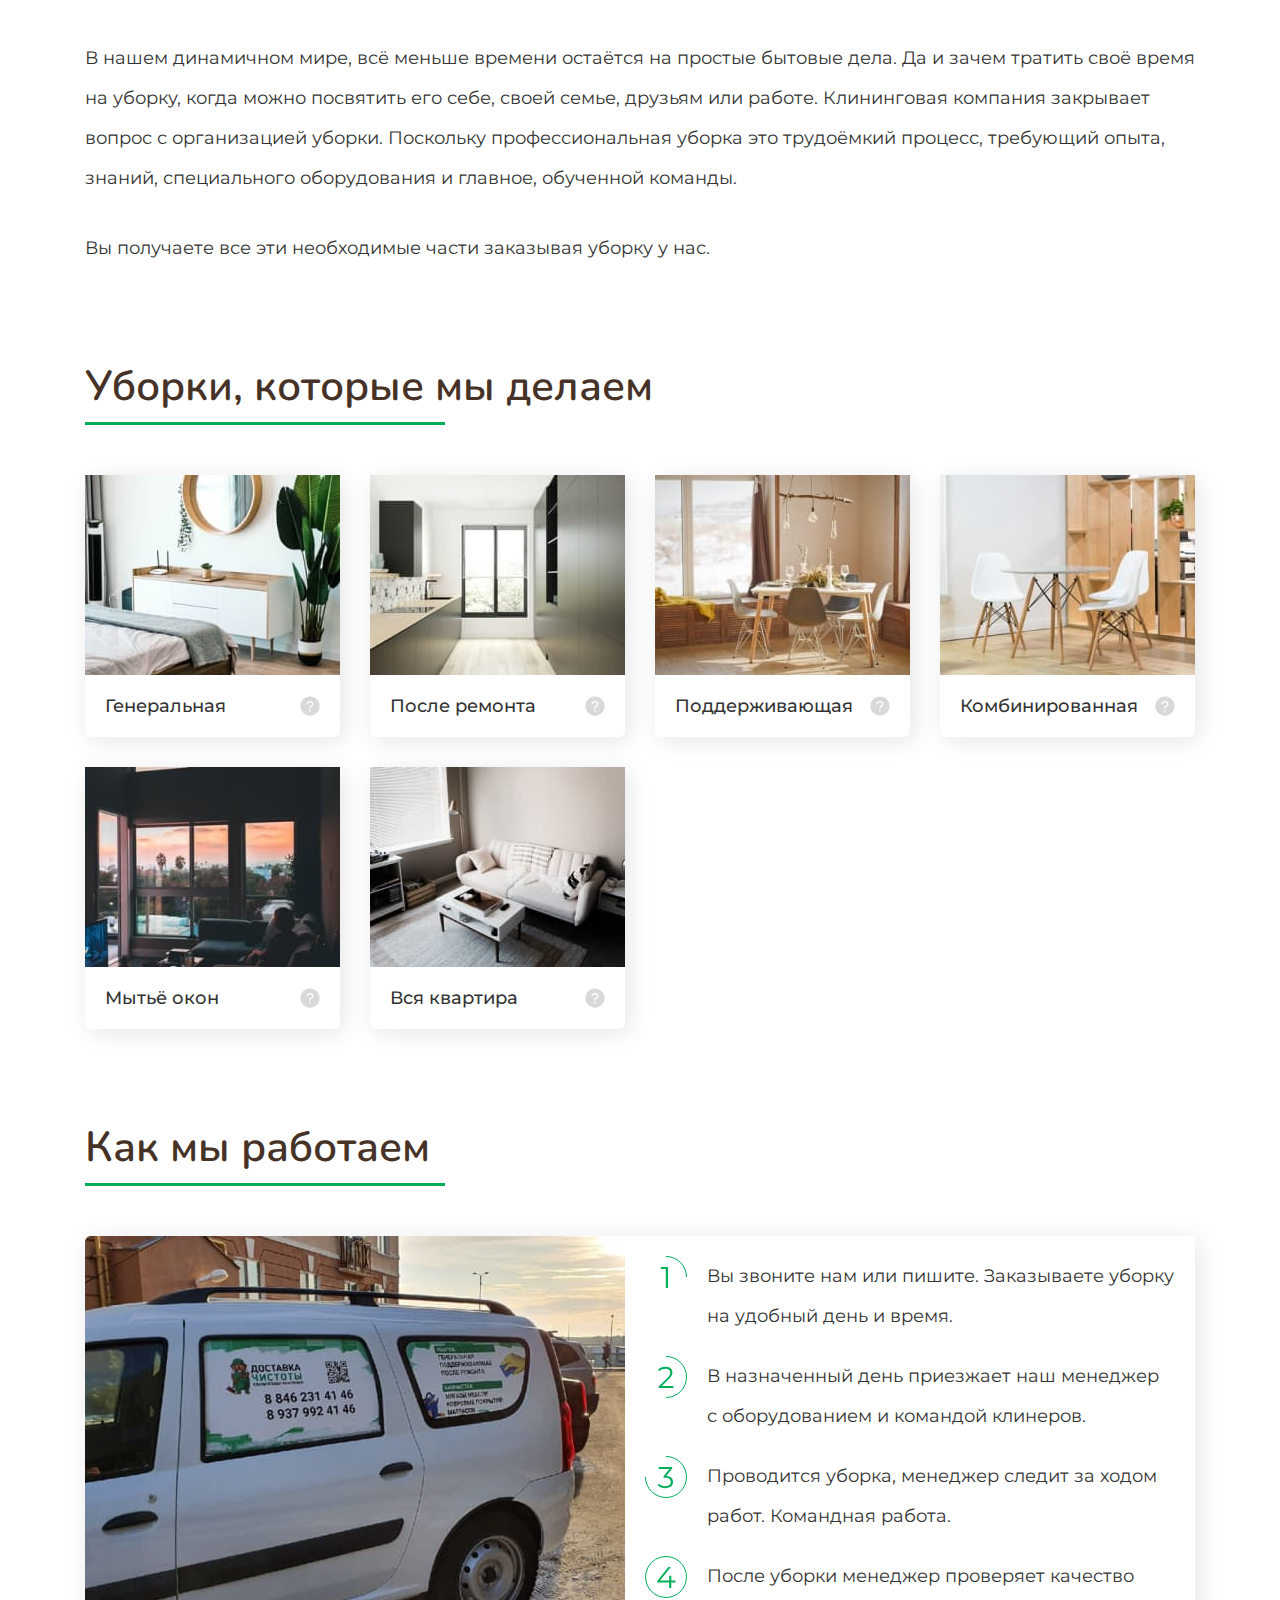
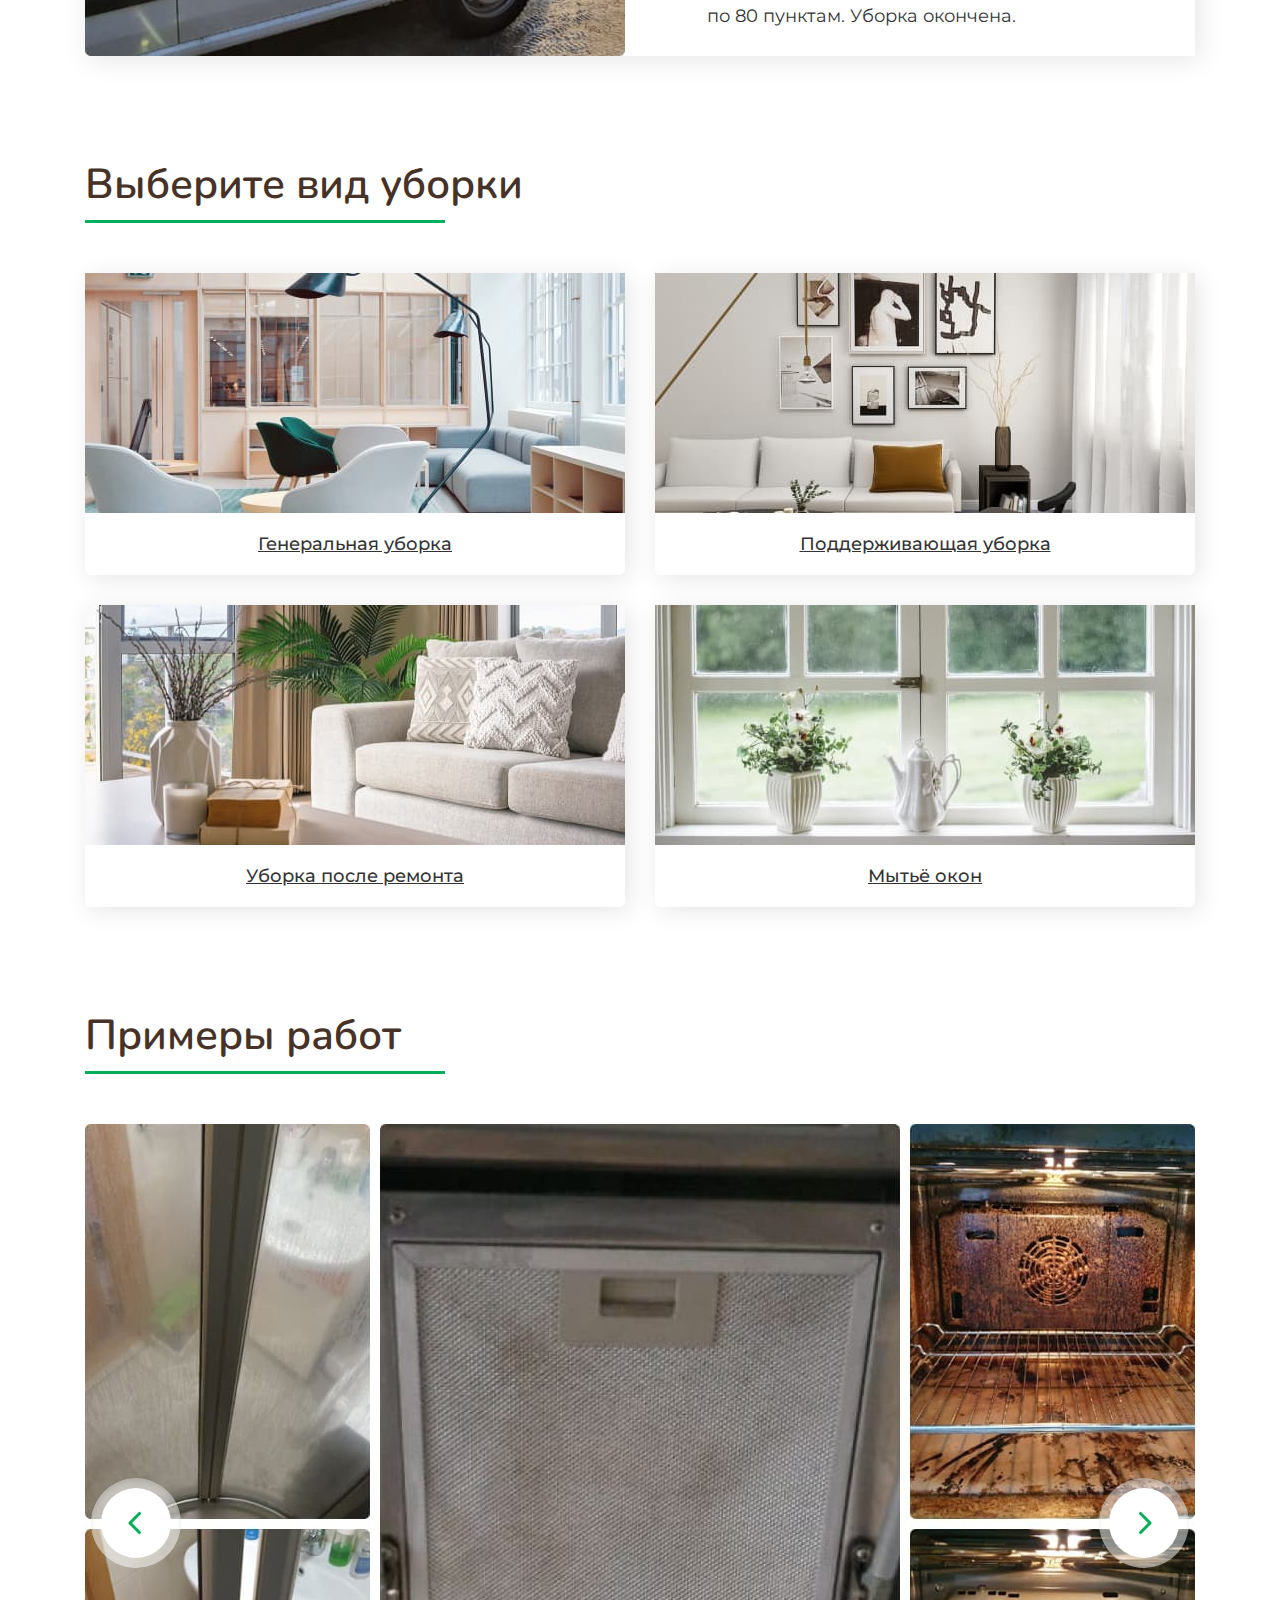
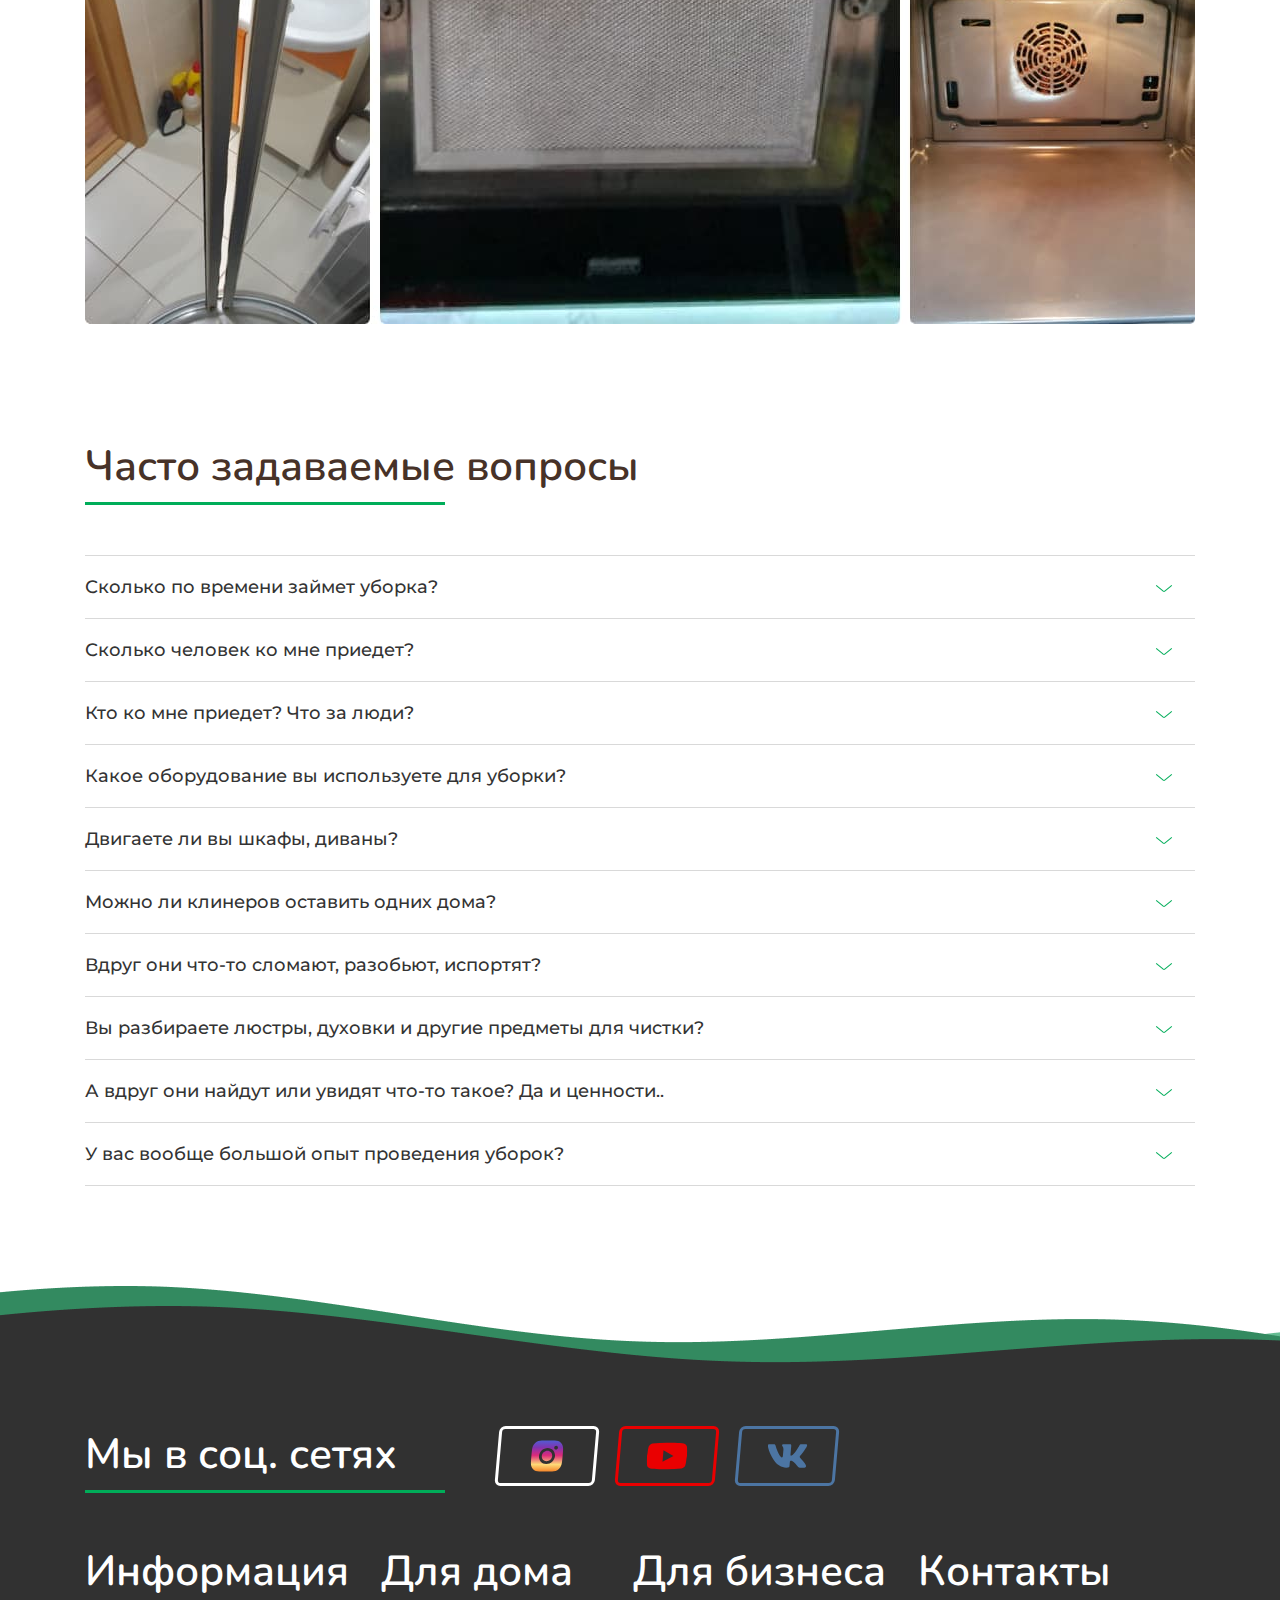
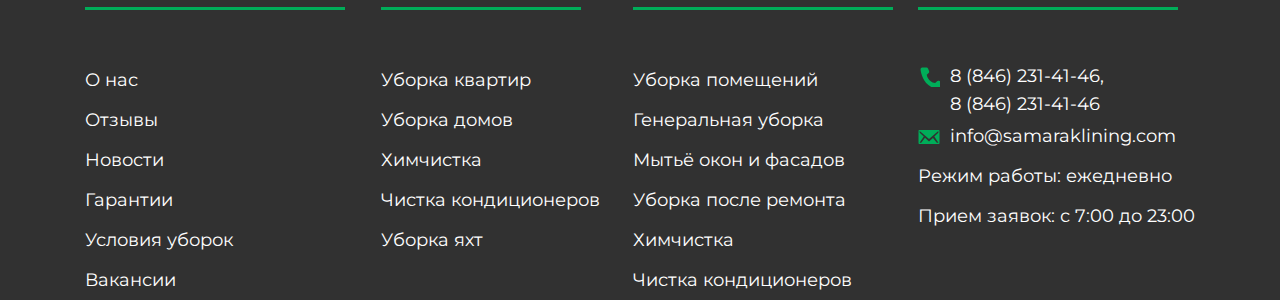
<file: apartments.html>
<!DOCTYPE html>
<html lang="ru">
  <head>
    <meta charset="UTF-8" />
    <meta http-equiv="X-UA-Compatible" content="IE=edge" />
    <meta name="viewport" content="width=device-width, initial-scale=1.0" />
    <title>Доставка чистоты</title>
    <link rel="preconnect" href="https://fonts.gstatic.com" />
    <link
      href="https://fonts.googleapis.com/css2?family=Montserrat:wght@300;400;500&family=Nunito:wght@600&display=swap"
      rel="stylesheet"
    />
    <link rel="stylesheet" href="css/style.min.css" />
  </head>
  <body>
    <header class="header">
      <div class="container">
        <div class="header__inner">
          <a class="logo" href="#">
            <img class="logo__img" src="images/logo.png" alt="logo" />
          </a>

          <nav class="menu">
            <ul class="menu__topmenu">
              <li class="menu__topmenu-item">
                <a class="menu__topmenu-link active">Для дома<span class="fa fa-angle-down"></span></a>
                <ul class="menu__submenu">
                  <li class="menu__submenu-item">
                    <a class="menu__submenu-link" href="#">Уборка квартир<span class="fa fa-angle-down"></span></a>
                    <ul class="menu__submenu">
                      <li class="menu__submenu-item">
                        <a class="menu__submenu-link" href="#">Генеральная уборка</a>
                      </li>
                      <li class="menu__submenu-item">
                        <a class="menu__submenu-link" href="#">После ремонта</a>
                      </li>
                      <li class="menu__submenu-item">
                        <a class="menu__submenu-link" href="#">Поддерживающая</a>
                      </li>
                      <li class="menu__submenu-item">
                        <a class="menu__submenu-link" href="#">Мытьё окон</a>
                      </li>
                    </ul>
                  </li>
                  <li class="menu__submenu-item">
                    <a class="menu__submenu-link" href="#">Уборка домов</a>
                    <ul class="menu__submenu">
                      <li class="menu__submenu-item">
                        <a class="menu__submenu-link" href="#">Генеральная уборка</a>
                      </li>
                      <li class="menu__submenu-item">
                        <a class="menu__submenu-link" href="#">После ремонта</a>
                      </li>
                      <li class="menu__submenu-item">
                        <a class="menu__submenu-link" href="#">Поддерживающая</a>
                      </li>
                      <li class="menu__submenu-item">
                        <a class="menu__submenu-link" href="#">Мытьё окон</a>
                      </li>
                    </ul>
                  </li>
                  <li class="menu__submenu-item">
                    <a class="menu__submenu-link" href="#">Химчистка</a>
                  </li>
                  <li class="menu__submenu-item">
                    <a class="menu__submenu-link" href="#">Кондиционеры</a>
                  </li>
                  <li class="menu__submenu-item">
                    <a class="menu__submenu-link" href="#">Яхты</a>
                  </li>
                  <li class="menu__submenu-item">
                    <a class="menu__submenu-link" href="#">О нас</a>
                  </li>
                </ul>
              </li>

              <li class="menu__topmenu-item">
                <a class="menu__topmenu-link active">Для бизнеса<span class="fa fa-angle-down"></span></a>
                <ul class="menu__submenu">
                  <li class="menu__submenu-item">
                    <a class="menu__submenu-link" href="#">Уборка квартир<span class="fa fa-angle-down"></span></a>
                    <ul class="menu__submenu">
                      <li class="menu__submenu-item">
                        <a class="menu__submenu-link" href="#">Генеральная уборка</a>
                      </li>
                      <li class="menu__submenu-item">
                        <a class="menu__submenu-link" href="#">После ремонта</a>
                      </li>
                      <li class="menu__submenu-item">
                        <a class="menu__submenu-link" href="#">Поддерживающая</a>
                      </li>
                      <li class="menu__submenu-item">
                        <a class="menu__submenu-link" href="#">Мытьё окон</a>
                      </li>
                    </ul>
                  </li>
                  <li class="menu__submenu-item">
                    <a class="menu__submenu-link" href="#">Уборка домов</a>
                    <ul class="menu__submenu">
                      <li class="menu__submenu-item">
                        <a class="menu__submenu-link" href="#">Генеральная уборка</a>
                      </li>
                      <li class="menu__submenu-item">
                        <a class="menu__submenu-link" href="#">После ремонта</a>
                      </li>
                      <li class="menu__submenu-item">
                        <a class="menu__submenu-link" href="#">Поддерживающая</a>
                      </li>
                      <li class="menu__submenu-item">
                        <a class="menu__submenu-link" href="#">Мытьё окон</a>
                      </li>
                    </ul>
                  </li>
                  <li class="menu__submenu-item">
                    <a class="menu__submenu-link" href="#">Химчистка</a>
                  </li>
                  <li class="menu__submenu-item">
                    <a class="menu__submenu-link" href="#">Кондиционеры</a>
                  </li>
                  <li class="menu__submenu-item">
                    <a class="menu__submenu-link" href="#">Яхты</a>
                  </li>
                  <li class="menu__submenu-item">
                    <a class="menu__submenu-link" href="#">О нас</a>
                  </li>
                </ul>
              </li> 
            </ul>
          </nav>
          <a class="header__phone" href="tel:88462314146">
            8 (846) 231-41-46
          </a>
        </div>
      </div>
    </header>
    
    <main class="main">
      <section class="form-top">
        <div class="form-top__wraper">
        <div class="container">
          <form class="form-top__form order__form">
          <h3 class="form-top__title order__title">
            Заказать обратный звонок
          </h3>
          <div class="form-top__form order__box">
            <input class="form-top__form order__input-tel" type="text" placeholder="Телефон">
            <input class="form-top__form order__input-name" type="text" placeholder="Ваше имя">

            <div class="form-top__form order__btn-box">
              <button onclick="window.location.href='#popup'" class="form-top__form order__btn" type="submit">Рассчитать стоимость</button>
              <p class="form-top__form order__btn-text">
              Нажимая на кнопку, вы соглашаетесь с политикой обработки персональных данных
              </p>
            </div>
          </div>
        </form>
        </div>
        </div>
      </section>

       <section class="apartments">
        <div class="container">
          <div class="breadcrumbs">
            <ul class="breadcrumbs__list">
              <li class="breadcrumbs__item">
                <a class="breadcrumbs__link" href="#"> Главная </a>
              </li>
              <li class="breadcrumbs__item">
                <a class="breadcrumbs__link" href="#"> Уборка квартир </a>
              </li>
            </ul>
          </div>
          <h1 class="apartments__title">
            Уборка квартир
          </h1>
          <img class="apartments__photo" src="images/apartment.jpg" alt="">
        </div>
      </section>
      

      <section class="whyorder">
        <div class="container">
          <h2 class="whyorder__title title">
            Почему заказывают клининг
          </h2>
          <p class="whyorder__text1">
            В нашем динамичном мире, всё меньше времени остаётся на простые бытовые   дела. Да и зачем тратить своё время на уборку, когда можно посвятить его  себе, своей семье, друзьям или работе. Клининговая компания закрывает  вопрос с организацией уборки. Поскольку профессиональная уборка это  трудоёмкий процесс, требующий опыта, знаний, специального оборудования и   главное, обученной команды.
          </p>
          <p class="whyorder__text2">
            Вы получаете все эти необходимые части заказывая уборку у нас.
          </p>
        </div>
      </section>

      

      <section class="ourworks2">
        <div class="container">
          <h2 class="ourworks2__title title">
            Уборки, которые мы делаем
          </h2>
          <div class="ourworks2__inner">
          <div class="ourworks2__item">
            <img class="ourworks2__img" src="images/work1.jpg" alt="" >
            <div class="ourworks2__link-box">
              <a class="ourworks2__link" href="#">
                Генеральная
              </a>
              <div class="tooltip">
                <img class="included__link-img tooltip__element tooltip_bottom" src="images/icons/question.svg" alt="">
                <div class="tooltip__info">
                  <p class="tooltip__element-text">Сезонная уборка, после покупки или перед продажей квартиры</p>
                </div> 
              </div>
            </div>
          </div>
          <div class="ourworks2__item">
            <img class="ourworks2__img" src="images/work2.jpg" alt="" >
            <div class="ourworks2__link-box">
              <a class="ourworks2__link" href="#">
                После ремонта
              </a>
              <div class="tooltip">
                <img class="included__link-img tooltip__element tooltip_bottom" src="images/icons/question.svg" alt="">
                <div class="tooltip__info">
                  <p class="tooltip__element-text">Сезонная уборка, после покупки или перед продажей квартиры</p>
                </div> 
              </div>
            </div>
          </div>
          <div class="ourworks2__item">
            <img class="ourworks2__img" src="images/work3.jpg" alt="" >
            <div class="ourworks2__link-box">
              <a class="ourworks2__link" href="#">
                Поддерживающая
              </a>
              <div class="tooltip">
                <img class="included__link-img tooltip__element tooltip_bottom" src="images/icons/question.svg" alt="">
                <div class="tooltip__info">
                  <p class="tooltip__element-text">Сезонная уборка, после покупки или перед продажей квартиры</p>
                </div> 
              </div>
            </div>
          </div>
          <div class="ourworks2__item">
            <img class="ourworks2__img" src="images/work4.jpg" alt="" >
            <div class="ourworks2__link-box">
              <a class="ourworks2__link" href="#">
                Комбинированная
              </a>
              <div class="tooltip">
                <img class="included__link-img tooltip__element tooltip_bottom" src="images/icons/question.svg" alt="">
                <div class="tooltip__info">
                  <p class="tooltip__element-text">Сезонная уборка, после покупки или перед продажей квартиры</p>
                </div> 
              </div>
            </div>
          </div>
          <div class="ourworks2__item">
            <img class="ourworks2__img" src="images/work5.jpg" alt="" >
            <div class="ourworks2__link-box">
              <a class="ourworks2__link" href="#">
                Мытьё окон
              </a>
              <div class="tooltip">
                <img class="included__link-img tooltip__element tooltip_bottom" src="images/icons/question.svg" alt="">
                <div class="tooltip__info">
                  <p class="tooltip__element-text">Сезонная уборка, после покупки или перед продажей квартиры</p>
                </div> 
              </div>
            </div>
          </div>
          <div class="ourworks2__item">
            <img class="ourworks2__img" src="images/work6.jpg" alt="" >
            <div class="ourworks2__link-box">
              <a class="ourworks2__link" href="#">
                Вся квартира
              </a>
              <div class="tooltip">
                <img class="included__link-img tooltip__element tooltip_bottom" src="images/icons/question.svg" alt="">
                <div class="tooltip__info">
                  <p class="tooltip__element-text">Сезонная уборка, после покупки или перед продажей квартиры</p>
                </div> 
              </div>
            </div>
          </div>
        </div>
        </div>
      </section>

      

      <section class="howwework">
        <div class="container">
          <h2 class="howwework__title title">
            Как мы работаем
          </h2>
          <div class="howwework__inner">
            <img class="howwework__img" src="images/car.jpg" alt="" >
            <ul class="howwework__list">
              <li class="howwework__item howwework__item1">
                Вы звоните нам или пишите. Заказываете уборку на удобный день и время.
              </li>
              <li class="howwework__item howwework__item2">
                В назначенный день приезжает наш менеджер с оборудованием и командой клинеров.
              </li>
              <li class="howwework__item howwework__item3">
                Проводится уборка, менеджер следит за ходом работ. Командная работа.
              </li>
              <li class="howwework__item howwework__item4">
                После уборки менеджер проверяет качество по 80 пунктам. Уборка окончена.
              </li>
            </ul>
          </div>
        </div>
      </section>

      

      <section class="choice">
      <div class="container">
        <h2 class="choice__title">
          Выберите вид уборки
        </h2>
        <div class="choice__inner">
          <div class="choice__item">
            <img class="choice__img" src="images/choice-1.jpg" alt="" >
            <a class="choice__link" href="#">
              Генеральная уборка
            </a>
          </div>
          <div class="choice__item">
            <img class="choice__img" src="images/choice-2.jpg" alt="" >
            <a class="choice__link" href="#">
              Поддерживающая уборка
            </a>
          </div>
          <div class="choice__item">
            <img class="choice__img" src="images/choice-3.jpg" alt="" >
            <a class="choice__link" href="#">
              Уборка после ремонта
            </a>
          </div>
          <div class="choice__item">
            <img class="choice__img" src="images/choice-4.jpg" alt="" >
            <a class="choice__link" href="#">
              Мытьё окон
            </a>
          </div>
        </div>
      </div>
    </section>

    
    <section class="ourworks3">
      <div class="container">
        <h2 class="ourworks3__title title">
          Примеры работ
        </h2>
        <div class="ourworks3__slider">
          <div class="ourworks3__item">
            <img class="ourworks3__img" src="images/slider/slide2-1.jpg" alt="slide images"/>
          </div>
          <div class="ourworks3__item">
            <img class="ourworks3__img" src="images/slider/slide-1.jpg" alt="slide images"/>
          </div>
          <div class="ourworks3__item">
            <img class="ourworks3__img" src="images/slider/slide2-1.jpg" alt="slide images"/>
          </div>
        </div>
      </div>
    </section>

    <section class="questions">
      <div class="container">
        <h2 class="questions__title title">
          Часто задаваемые вопросы
        </h2>
        <div class="questions__accordion">
          <div class="questions__accordion-item">
            <div class="questions__accordion-title">
              Сколько по времени займет уборка?
            </div>
            <div class="questions__accordion-text">
              Клининговая компания занимается поиском, обучением, адаптацией сотрудников, чтобы к вам приезжали не «тетки со швабрами», а профессиональные клинеры. Закупкой оборудования, поддержанием его в рабочем состоянии и в должном виде. Закупкой качественных расходных материалов. Закупкой профессиональных чистящих средств. Обучением и отслеживанием работы менеджера по объектам. Созданием регламента работы и его постоянным улучшением. Компания берёт на себя все риски и ответственность при работе с имуществом клиентов. Компания связывает всё это воедино и организуют такую работу, чтобы вы получили именно то, что хотите.    
            </div>
          </div>
          <div class="questions__accordion-item">
            <div class="questions__accordion-title">
              Сколько человек ко мне приедет?
            </div>
            <div class="questions__accordion-text">
              Клининговая компания занимается поиском, обучением, адаптацией сотрудников, чтобы к вам приезжали не «тетки со швабрами», а профессиональные клинеры. Закупкой оборудования, поддержанием его в рабочем состоянии и в должном виде. Закупкой качественных расходных материалов. Закупкой профессиональных чистящих средств. Обучением и отслеживанием работы менеджера по объектам. Созданием регламента работы и его постоянным улучшением. Компания берёт на себя все риски и ответственность при работе с имуществом клиентов. Компания связывает всё это воедино и организуют такую работу, чтобы вы получили именно то, что хотите.    
            </div>
          </div>
          <div class="questions__accordion-item">
            <div class="questions__accordion-title">
              Кто ко мне приедет? Что за люди?
            </div>
            <div class="questions__accordion-text">
              Клининговая компания занимается поиском, обучением, адаптацией сотрудников, чтобы к вам приезжали не «тетки со швабрами», а профессиональные клинеры. Закупкой оборудования, поддержанием его в рабочем состоянии и в должном виде. Закупкой качественных расходных материалов. Закупкой профессиональных чистящих средств. Обучением и отслеживанием работы менеджера по объектам. Созданием регламента работы и его постоянным улучшением. Компания берёт на себя все риски и ответственность при работе с имуществом клиентов. Компания связывает всё это воедино и организуют такую работу, чтобы вы получили именно то, что хотите.    
            </div>
          </div>
          <div class="questions__accordion-item">
            <div class="questions__accordion-title">
              Какое оборудование вы используете для уборки?
            </div>
            <div class="questions__accordion-text">
              Клининговая компания занимается поиском, обучением, адаптацией сотрудников, чтобы к вам приезжали не «тетки со швабрами», а профессиональные клинеры. Закупкой оборудования, поддержанием его в рабочем состоянии и в должном виде. Закупкой качественных расходных материалов. Закупкой профессиональных чистящих средств. Обучением и отслеживанием работы менеджера по объектам. Созданием регламента работы и его постоянным улучшением. Компания берёт на себя все риски и ответственность при работе с имуществом клиентов. Компания связывает всё это воедино и организуют такую работу, чтобы вы получили именно то, что хотите.    
            </div>
          </div>
          <div class="questions__accordion-item">
            <div class="questions__accordion-title">
              Двигаете ли вы шкафы, диваны?
            </div>
            <div class="questions__accordion-text">
              Клининговая компания занимается поиском, обучением, адаптацией сотрудников, чтобы к вам приезжали не «тетки со швабрами», а профессиональные клинеры. Закупкой оборудования, поддержанием его в рабочем состоянии и в должном виде. Закупкой качественных расходных материалов. Закупкой профессиональных чистящих средств. Обучением и отслеживанием работы менеджера по объектам. Созданием регламента работы и его постоянным улучшением. Компания берёт на себя все риски и ответственность при работе с имуществом клиентов. Компания связывает всё это воедино и организуют такую работу, чтобы вы получили именно то, что хотите.    
            </div>
          </div>
          <div class="questions__accordion-item">
            <div class="questions__accordion-title">
              Можно ли клинеров оставить одних дома?
            </div>
            <div class="questions__accordion-text">
              Клининговая компания занимается поиском, обучением, адаптацией сотрудников, чтобы к вам приезжали не «тетки со швабрами», а профессиональные клинеры. Закупкой оборудования, поддержанием его в рабочем состоянии и в должном виде. Закупкой качественных расходных материалов. Закупкой профессиональных чистящих средств. Обучением и отслеживанием работы менеджера по объектам. Созданием регламента работы и его постоянным улучшением. Компания берёт на себя все риски и ответственность при работе с имуществом клиентов. Компания связывает всё это воедино и организуют такую работу, чтобы вы получили именно то, что хотите.    
            </div>
          </div>
          <div class="questions__accordion-item">
            <div class="questions__accordion-title">
              Вдруг они что-то сломают, разобьют, испортят?
            </div>
            <div class="questions__accordion-text">
              Клининговая компания занимается поиском, обучением, адаптацией сотрудников, чтобы к вам приезжали не «тетки со швабрами», а профессиональные клинеры. Закупкой оборудования, поддержанием его в рабочем состоянии и в должном виде. Закупкой качественных расходных материалов. Закупкой профессиональных чистящих средств. Обучением и отслеживанием работы менеджера по объектам. Созданием регламента работы и его постоянным улучшением. Компания берёт на себя все риски и ответственность при работе с имуществом клиентов. Компания связывает всё это воедино и организуют такую работу, чтобы вы получили именно то, что хотите.    
            </div>
          </div>
          <div class="questions__accordion-item">
            <div class="questions__accordion-title">
              Вы разбираете люстры, духовки и другие предметы для чистки?
            </div>
            <div class="questions__accordion-text">
              Клининговая компания занимается поиском, обучением, адаптацией сотрудников, чтобы к вам приезжали не «тетки со швабрами», а профессиональные клинеры. Закупкой оборудования, поддержанием его в рабочем состоянии и в должном виде. Закупкой качественных расходных материалов. Закупкой профессиональных чистящих средств. Обучением и отслеживанием работы менеджера по объектам. Созданием регламента работы и его постоянным улучшением. Компания берёт на себя все риски и ответственность при работе с имуществом клиентов. Компания связывает всё это воедино и организуют такую работу, чтобы вы получили именно то, что хотите.    
            </div>
          </div>
          <div class="questions__accordion-item">
            <div class="questions__accordion-title">
              А вдруг они найдут или увидят что-то такое? Да и ценности..
            </div>
            <div class="questions__accordion-text">
              Клининговая компания занимается поиском, обучением, адаптацией сотрудников, чтобы к вам приезжали не «тетки со швабрами», а профессиональные клинеры. Закупкой оборудования, поддержанием его в рабочем состоянии и в должном виде. Закупкой качественных расходных материалов. Закупкой профессиональных чистящих средств. Обучением и отслеживанием работы менеджера по объектам. Созданием регламента работы и его постоянным улучшением. Компания берёт на себя все риски и ответственность при работе с имуществом клиентов. Компания связывает всё это воедино и организуют такую работу, чтобы вы получили именно то, что хотите.    
            </div>
          </div>
          <div class="questions__accordion-item">
            <div class="questions__accordion-title">
              У вас вообще большой опыт проведения уборок?
            </div>
            <div class="questions__accordion-text">
              Клининговая компания занимается поиском, обучением, адаптацией сотрудников, чтобы к вам приезжали не «тетки со швабрами», а профессиональные клинеры. Закупкой оборудования, поддержанием его в рабочем состоянии и в должном виде. Закупкой качественных расходных материалов. Закупкой профессиональных чистящих средств. Обучением и отслеживанием работы менеджера по объектам. Созданием регламента работы и его постоянным улучшением. Компания берёт на себя все риски и ответственность при работе с имуществом клиентов. Компания связывает всё это воедино и организуют такую работу, чтобы вы получили именно то, что хотите.    
            </div>
          </div>
        </div>
      </div>
    </section>

    </main>
    
    <footer class="footer">
      <div class="footer__wraper">
      <div class="container">
        <div class="footer__social-info">
          <h2 class="footer__title">
            Мы в соц. сетях
          </h2>
          <div class="footer__social-links">
            <a href="#" class="footer__social-link footer__social-img-inst">
              <svg width="40" height="40" viewBox="0 0 40 40" fill="none" xmlns="http://www.w3.org/2000/svg">
              <path d="M19.9996 14.7932C17.1325 14.7932 14.7926 17.133 14.7926 20.0002C14.7926 22.8674 17.1325 25.2072 19.9996 25.2072C22.8668 25.2072 25.2067 22.8674 25.2067 20.0002C25.2067 17.133 22.8668 14.7932 19.9996 14.7932ZM35.6168 20.0002C35.6168 17.8439 35.6364 15.7072 35.5153 13.5549C35.3942 11.0549 34.8239 8.83612 32.9957 7.008C31.1637 5.17597 28.9489 4.60956 26.4489 4.48847C24.2926 4.36737 22.1559 4.3869 20.0036 4.3869C17.8473 4.3869 15.7106 4.36737 13.5582 4.48847C11.0582 4.60956 8.83949 5.17987 7.01137 7.008C5.17934 8.84003 4.61293 11.0549 4.49184 13.5549C4.37074 15.7111 4.39028 17.8478 4.39028 20.0002C4.39028 22.1525 4.37074 24.2932 4.49184 26.4455C4.61293 28.9455 5.18325 31.1642 7.01137 32.9924C8.8434 34.8244 11.0582 35.3908 13.5582 35.5119C15.7145 35.633 17.8512 35.6135 20.0036 35.6135C22.1598 35.6135 24.2965 35.633 26.4489 35.5119C28.9489 35.3908 31.1676 34.8205 32.9957 32.9924C34.8278 31.1603 35.3942 28.9455 35.5153 26.4455C35.6403 24.2932 35.6168 22.1564 35.6168 20.0002ZM19.9996 28.0119C15.5661 28.0119 11.9879 24.4338 11.9879 20.0002C11.9879 15.5666 15.5661 11.9885 19.9996 11.9885C24.4332 11.9885 28.0114 15.5666 28.0114 20.0002C28.0114 24.4338 24.4332 28.0119 19.9996 28.0119ZM28.3395 13.5314C27.3043 13.5314 26.4684 12.6955 26.4684 11.6603C26.4684 10.6252 27.3043 9.78925 28.3395 9.78925C29.3746 9.78925 30.2106 10.6252 30.2106 11.6603C30.2109 11.9061 30.1627 12.1496 30.0688 12.3767C29.9749 12.6039 29.8371 12.8103 29.6632 12.9841C29.4894 13.1579 29.283 13.2957 29.0559 13.3896C28.8287 13.4836 28.5853 13.5317 28.3395 13.5314Z" fill="url(#paint0_linear)"/>
              <defs>
              <linearGradient id="paint0_linear" x1="20.0038" y1="4.38574" x2="20.0038" y2="35.6146" gradientUnits="userSpaceOnUse">
              <stop stop-color="#515BD4"/>
              <stop offset="0.229167" stop-color="#8134AF"/>
              <stop offset="0.479167" stop-color="#DD2A7B"/>
              <stop offset="0.770833" stop-color="#FEDA77"/>
              <stop offset="1" stop-color="#F58529"/>
              </linearGradient>
              </defs>
              </svg>
            </a>
            <a href="#" class="footer__social-link footer__social-img-youtube">
              <svg width="40" height="40" viewBox="0 0 40 40" fill="none" xmlns="http://www.w3.org/2000/svg">
              <g clip-path="url(#clip0)">
              <path d="M39.1663 10.8448C38.9398 10.0369 38.4986 9.30538 37.8896 8.72813C37.2634 8.13314 36.496 7.70753 35.6596 7.49147C32.5296 6.66647 19.9896 6.66647 19.9896 6.66647C14.7618 6.60699 9.53534 6.86859 4.33963 7.4498C3.50328 7.68182 2.73723 8.11695 2.10962 8.71647C1.49296 9.3098 1.04629 10.0415 0.812958 10.8431C0.252446 13.8627 -0.0198885 16.9287 -0.00037517 19.9998C-0.0203752 23.0681 0.251291 26.1331 0.812958 29.1565C1.04129 29.9548 1.48629 30.6831 2.10462 31.2715C2.72296 31.8598 3.49296 32.2848 4.33963 32.5098C7.51129 33.3331 19.9896 33.3331 19.9896 33.3331C25.2241 33.3927 30.4572 33.1311 35.6596 32.5498C36.496 32.3337 37.2634 31.9081 37.8896 31.3131C38.5063 30.7248 38.9446 29.9931 39.1646 29.1965C39.7398 26.1781 40.0194 23.1108 39.9996 20.0381C40.0429 16.9525 39.7636 13.8707 39.1663 10.8431V10.8448ZM16.003 25.7065V14.2948L26.4363 20.0015L16.003 25.7065Z" fill="#EA0001"/>
              </g>
              <defs>
              <clipPath id="clip0">
              <rect width="40" height="40" fill="white" transform="translate(-0.000366211)"/>
              </clipPath>
              </defs>
              </svg>
            </a>
            <a href="#" class="footer__social-link footer__social-img-vk">
              <svg width="40" height="40" viewBox="0 0 40 40" fill="none" xmlns="http://www.w3.org/2000/svg">
              <g clip-path="url(#clip0)">
              <path fill-rule="evenodd" clip-rule="evenodd" d="M39.0833 9.9135C39.36 9.0035 39.0833 8.3335 37.7583 8.3335H33.3833C32.27 8.3335 31.7567 8.91183 31.4783 9.55016C31.4783 9.55016 29.2533 14.8768 26.1017 18.3368C25.0817 19.3402 24.6183 19.6585 24.0617 19.6585C23.7833 19.6585 23.365 19.3402 23.365 18.4285V9.9135C23.365 8.82016 23.0583 8.3335 22.1317 8.3335H15.2517C14.5567 8.3335 14.1383 8.84016 14.1383 9.32183C14.1383 10.3568 15.715 10.5968 15.8767 13.5102V19.8402C15.8767 21.2285 15.6217 21.4802 15.065 21.4802C13.5817 21.4802 9.97333 16.1285 7.83167 10.0052C7.41667 8.8135 6.99667 8.3335 5.87833 8.3335H1.5C0.25 8.3335 0 8.91183 0 9.55016C0 10.6868 1.48333 16.3335 6.90833 23.8018C10.525 28.9018 15.6167 31.6668 20.255 31.6668C23.0367 31.6668 23.38 31.0535 23.38 29.9952V26.1402C23.38 24.9118 23.6433 24.6668 24.525 24.6668C25.175 24.6668 26.2867 24.9868 28.8833 27.4452C31.85 30.3602 32.3383 31.6668 34.0083 31.6668H38.3833C39.6333 31.6668 40.26 31.0535 39.9 29.8402C39.5033 28.6335 38.0867 26.8818 36.2083 24.8035C35.1883 23.6202 33.6583 22.3452 33.1933 21.7068C32.545 20.8885 32.73 20.5235 33.1933 19.7952C33.1933 19.7952 38.5267 12.4185 39.0817 9.9135H39.0833Z" fill="#4C75A3"/>
              </g>
              <defs>
              <clipPath id="clip0">
              <rect width="40" height="40" fill="white"/>
              </clipPath>
              </defs>
              </svg>
            </a>
          </div>
        </div>
        <div class="footer-bottom">
          <div class="footer-bottom__item">
            <h4 class="footer-bottom__item-title">
              Информация
            </h4>
            <ul class="footer-bottom__list">
              <li class="footer-bottom__list-item">
                <a class="footer-bottom__list-link" href="#">
                  О нас
                </a>
              </li>
              <li class="footer-bottom__list-item">
                <a class="footer-bottom__list-link" href="#">
                  Отзывы
                </a>
              </li>
              <li class="footer-bottom__list-item">
                <a class="footer-bottom__list-link" href="#">
                  Новости
                </a>
              </li>
              <li class="footer-bottom__list-item">
                <a class="footer-bottom__list-link" href="#">
                  Гарантии
                </a>
              </li>
              <li class="footer-bottom__list-item">
                <a class="footer-bottom__list-link" href="#">
                  Условия уборок
                </a>
              </li>
              <li class="footer-bottom__list-item">
                <a class="footer-bottom__list-link" href="#">
                  Вакансии
                </a>
              </li>
            </ul>
          </div>
          <div class="footer-bottom__item">
            <h4 class="footer-bottom__item-title footer-bottom__item-title-greenline">
              Для дома
            </h4>
            <ul class="footer-bottom__list">
              <li class="footer-bottom__list-item">
                <a class="footer-bottom__list-link" href="#">
                  Уборка квартир
                </a>
              </li>
              <li class="footer-bottom__list-item">
                <a class="footer-bottom__list-link" href="#">
                  Уборка домов
                </a>
              </li>
              <li class="footer-bottom__list-item">
                <a class="footer-bottom__list-link" href="#">
                  Химчистка
                </a>
              </li>
              <li class="footer-bottom__list-item">
                <a class="footer-bottom__list-link" href="#">
                  Чистка кондиционеров
                </a>
              </li>
              <li class="footer-bottom__list-item">
                <a class="footer-bottom__list-link" href="#">
                  Уборка яхт
                </a>
              </li>
            </ul>
          </div>
          <div class="footer-bottom__item">
            <h4 class="footer-bottom__item-title">
              Для бизнеса
            </h4>
            <ul class="footer-bottom__list">
              <li class="footer-bottom__list-item">
                <a class="footer-bottom__list-link" href="#">
                  Уборка помещений
                </a>
              </li>
              <li class="footer-bottom__list-item">
                <a class="footer-bottom__list-link" href="#">
                  Генеральная уборка
                </a>
              </li>
              <li class="footer-bottom__list-item">
                <a class="footer-bottom__list-link" href="#">
                  Мытьё окон и фасадов
                </a>
              </li>
              <li class="footer-bottom__list-item">
                <a class="footer-bottom__list-link" href="#">
                  Уборка после ремонта
                </a>
              </li>
              <li class="footer-bottom__list-item">
                <a class="footer-bottom__list-link" href="#">
                  Химчистка
                </a>
              </li>
              <li class="footer-bottom__list-item">
                <a class="footer-bottom__list-link" href="#">
                  Чистка кондиционеров
                </a>
              </li>
            </ul>
          </div>
          <div class="footer-bottom__item">
            <h4 class="footer-bottom__item-title">
              Контакты
            </h4>
            <ul class="footer-bottom__list">
              <li class="footer-bottom__list-item footer-bottom__list-item-contacts">
                <a class="footer-bottom__list-link footer-bottom__list-link-1" href="tel:88462314146">
                  8 (846) 231-41-46,
                </a>
                <a class="footer-bottom__list-link" href="tel:88462314146">
                  8 (846) 231-41-46
                </a>
              </li>
              <li class="footer-bottom__list-item footer-bottom__list-item-email">
                <a class="footer-bottom__list-link footer-bottom__list-email" href="mailto:info@samaraklining.com">
                  info@samaraklining.com
                </a>
              </li>
              <li class="footer-bottom__list-item">
                <p class="footer-bottom__list-text" href="#">
                  Режим работы: ежедневно
                </p>
              </li>
              <li class="footer-bottom__list-item">
                <p class="footer-bottom__list-text" href="#">
                  Прием заявок: с 7:00 до 23:00
                </p>
              </li>
            </ul>
          </div>
        </div>
      </div>
      </div>
    </footer>

    <!-- <div id="popup" class="popup">
      <div class="popup__body">
        <div class="popup__content">
          <a class="popup__close" href="#">
            X
          </a>
          <div class="popup__title">
            Спасибо за заявку!
          </div>
          <div class="popup__subtitle">
            Наш специалист вам перезвонит.
          </div>
          <img class="popup__img" src="images/icons/popup.svg" alt="">
        </div>
      </div>
    </div> -->

    <script src="js/main.min.js"></script>
  </body>
</html>
</file>
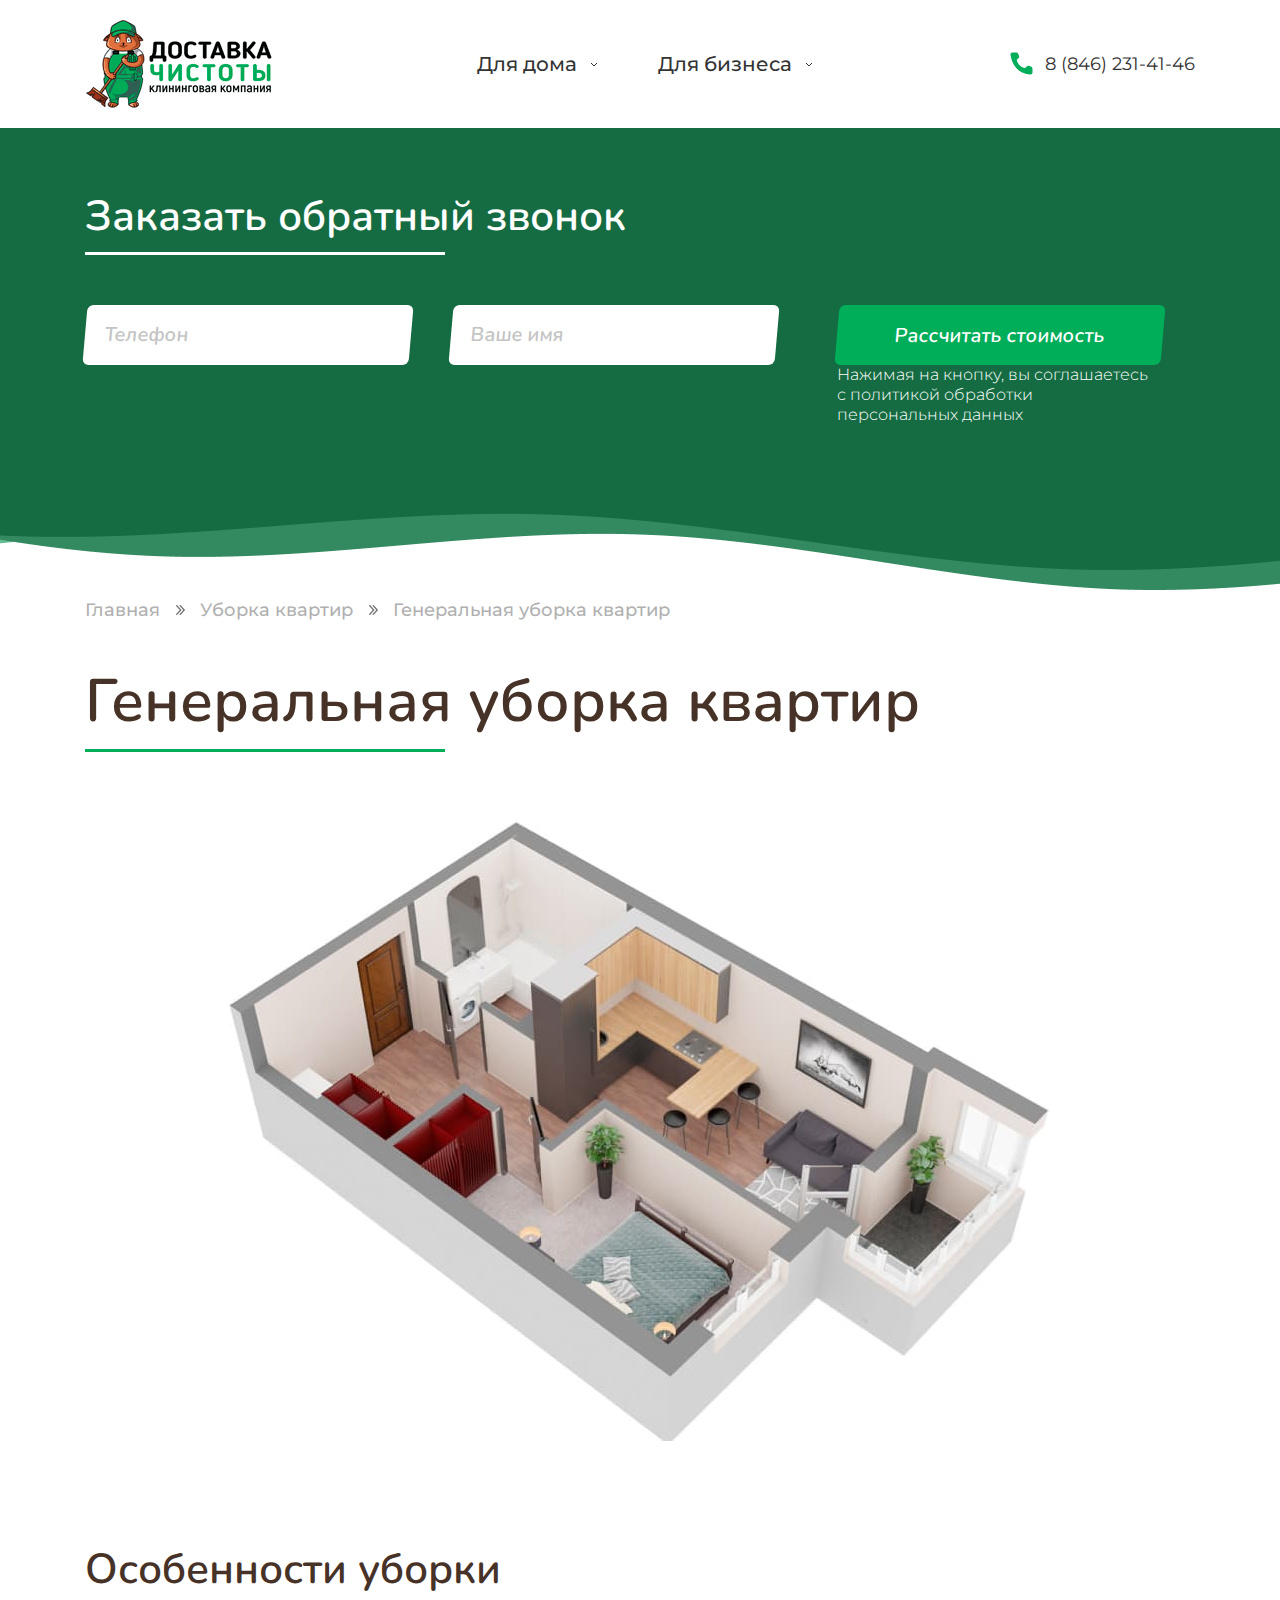
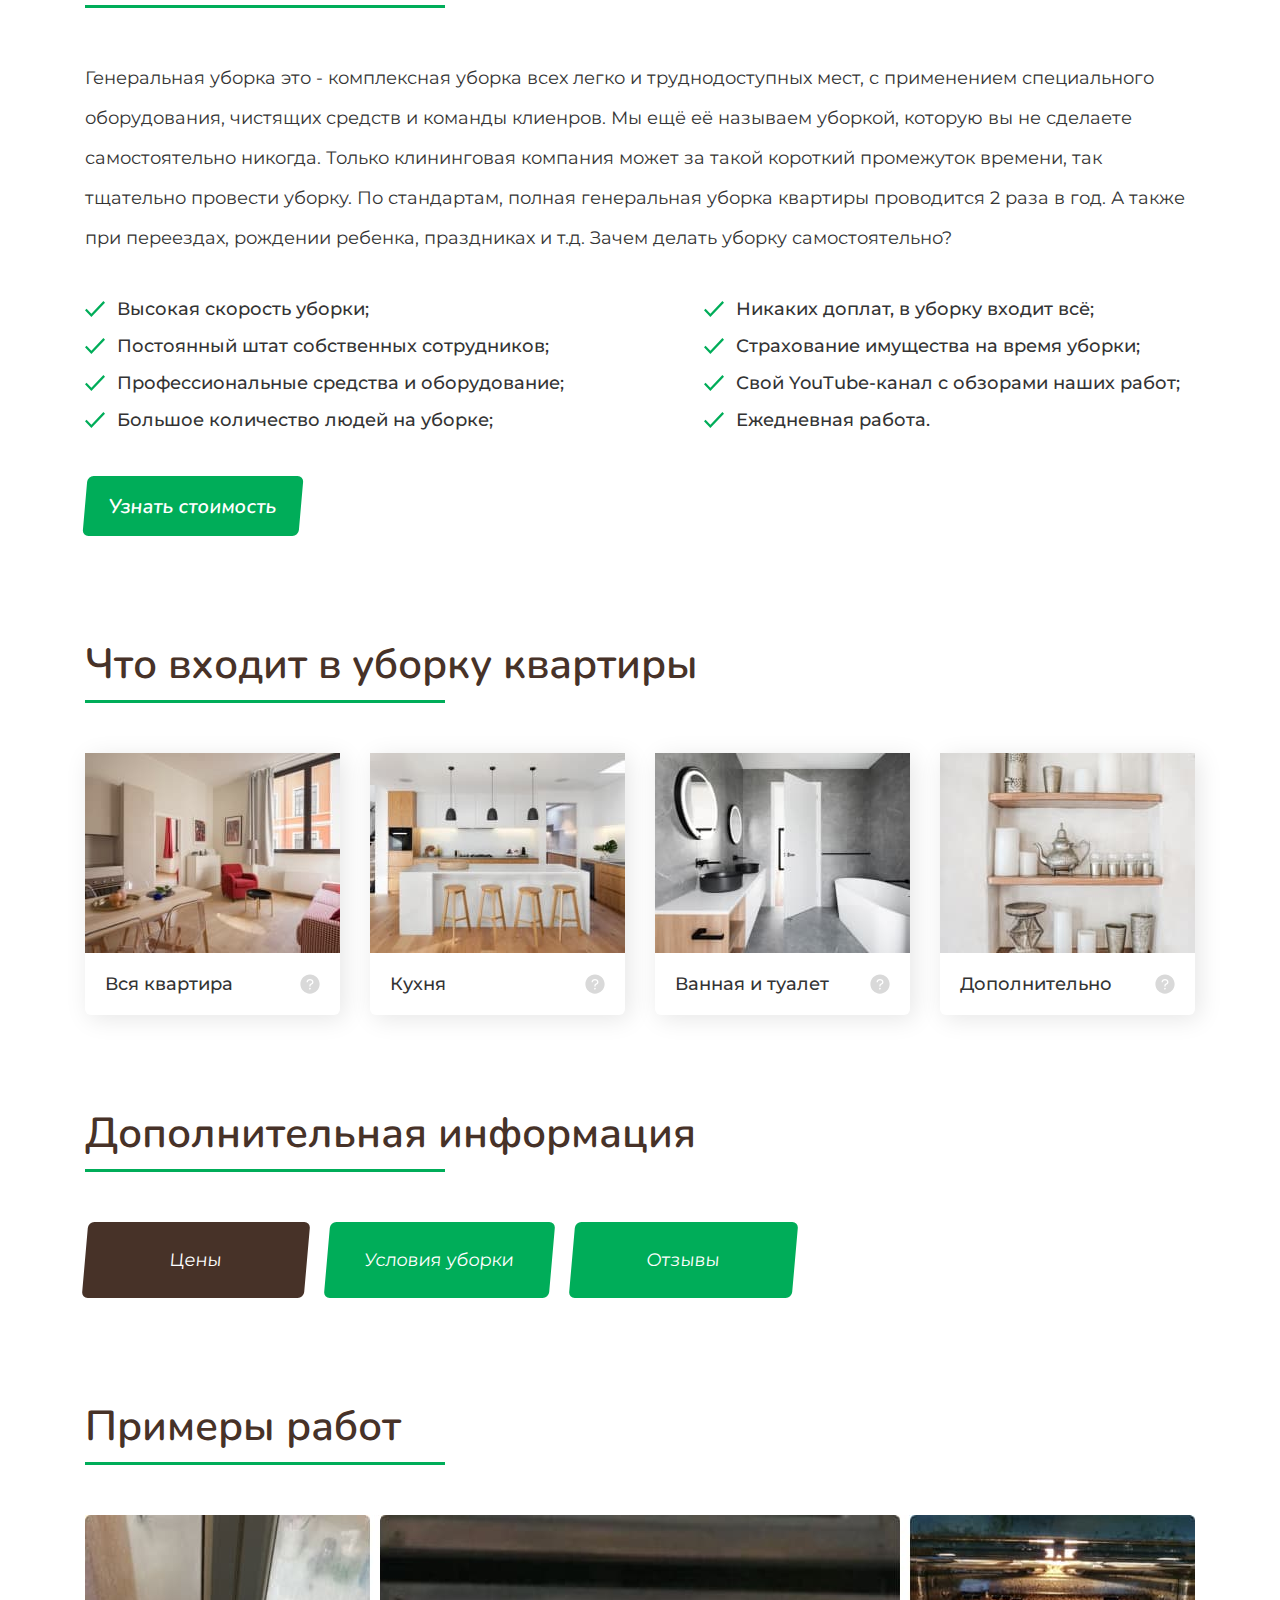
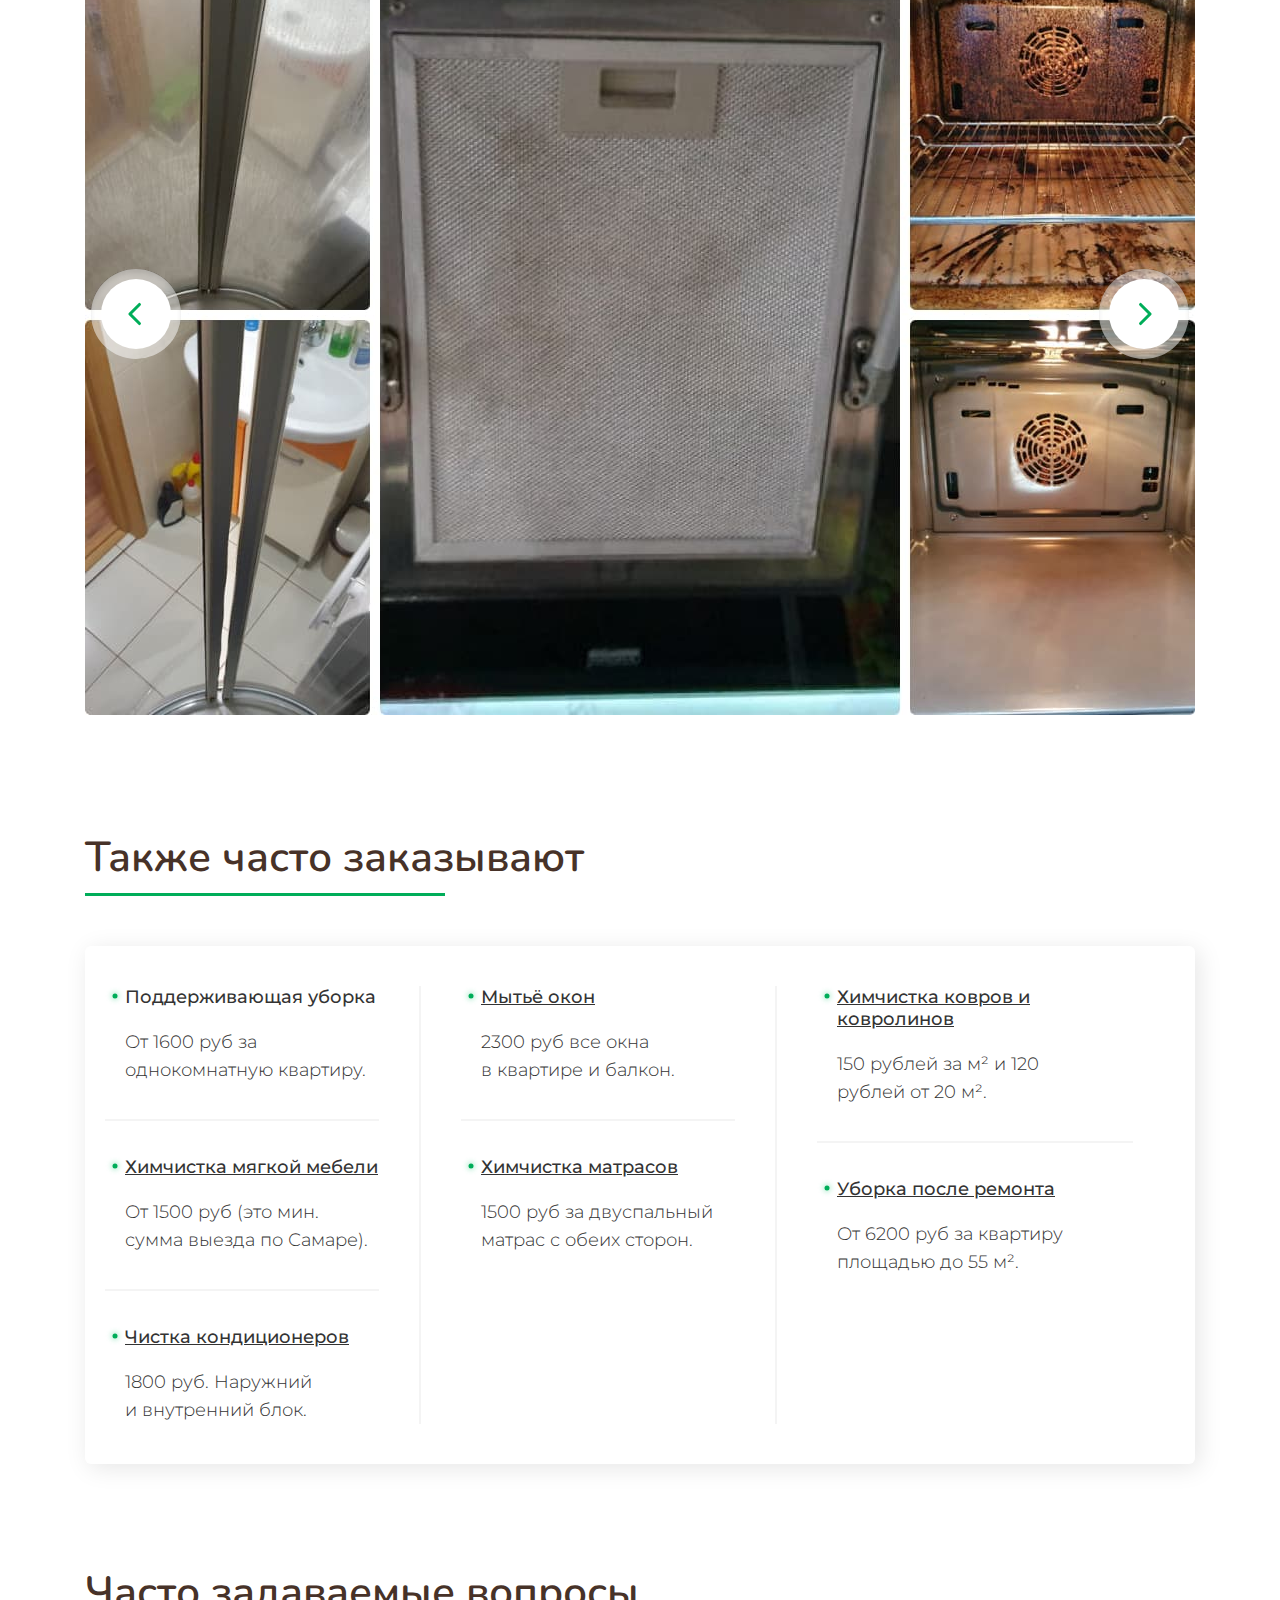
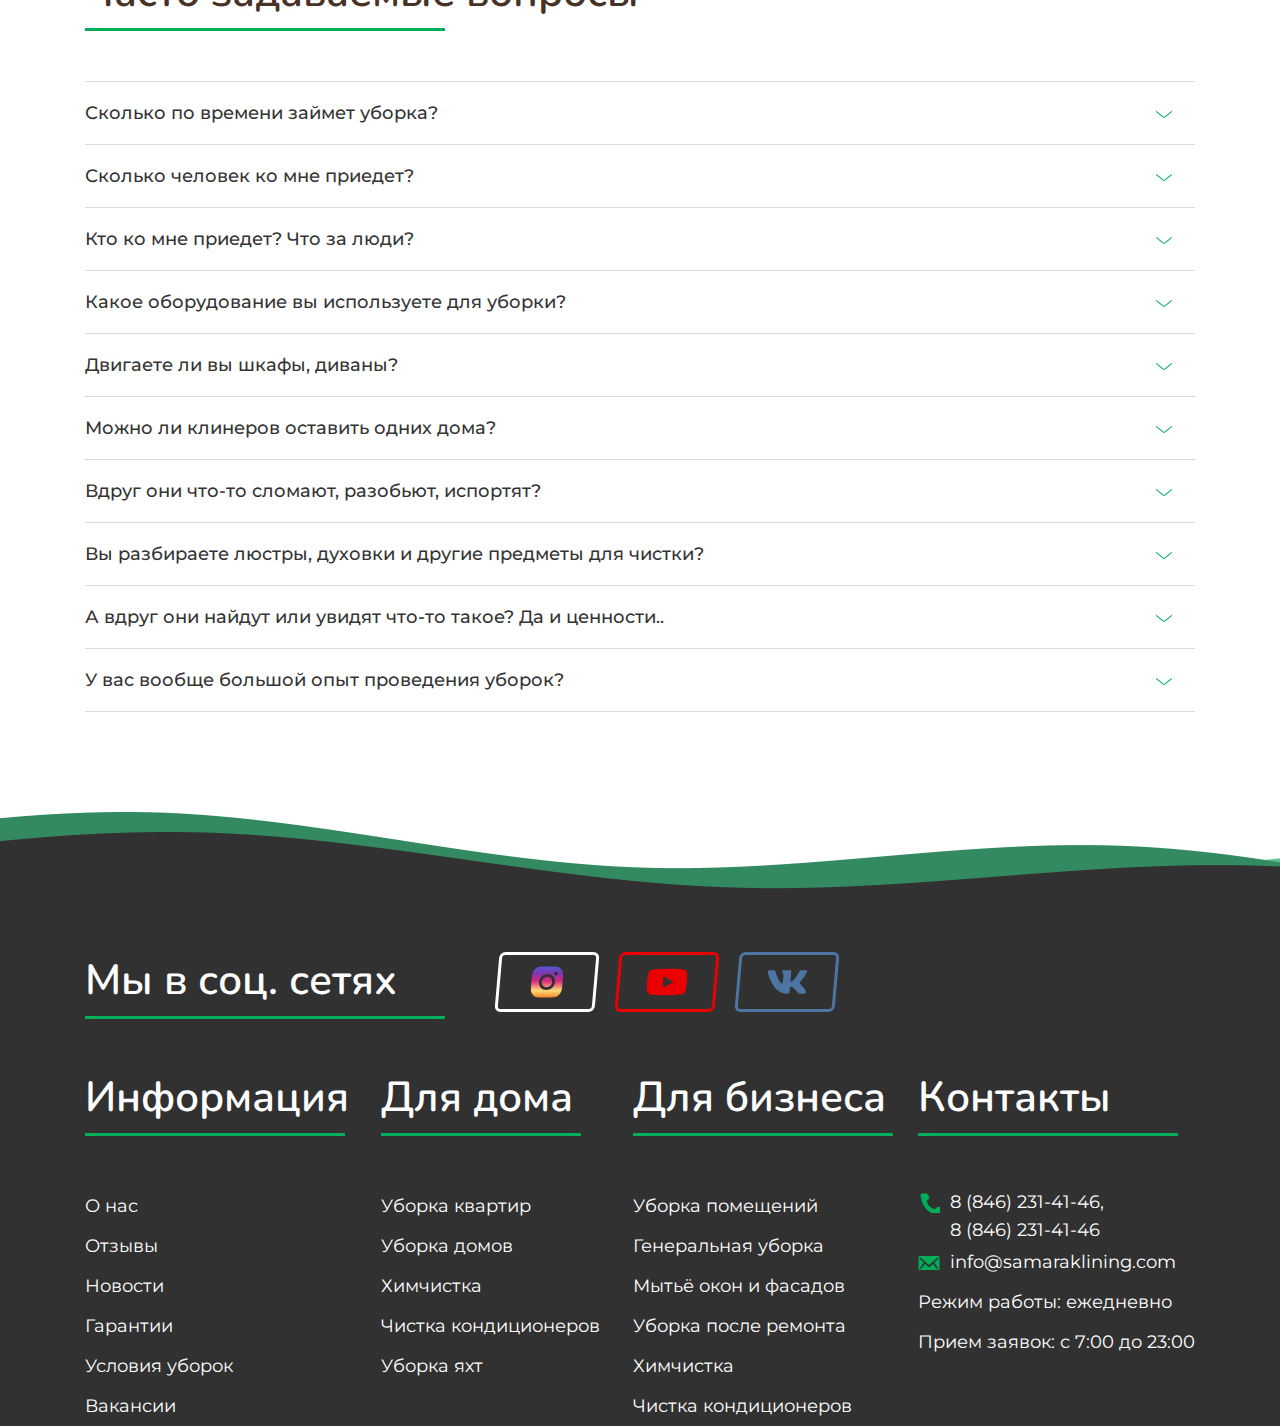
<file: big-cleaning.html>
<!DOCTYPE html>
<html lang="ru">
  <head>
    <meta charset="UTF-8" />
    <meta http-equiv="X-UA-Compatible" content="IE=edge" />
    <meta name="viewport" content="width=device-width, initial-scale=1.0" />
    <title>Доставка чистоты</title>
    <link rel="preconnect" href="https://fonts.gstatic.com" />
    <link
      href="https://fonts.googleapis.com/css2?family=Montserrat:wght@300;400;500&family=Nunito:wght@600&display=swap"
      rel="stylesheet"
    />
    <link rel="stylesheet" href="css/style.min.css" />
  </head>
  <body>
    <header class="header">
      <div class="container">
        <div class="header__inner">
          <a class="logo" href="#">
            <img class="logo__img" src="images/logo.png" alt="logo" />
          </a>

          <nav class="menu">
            <ul class="menu__topmenu">
              <li class="menu__topmenu-item">
                <a class="menu__topmenu-link active">Для дома<span class="fa fa-angle-down"></span></a>
                <ul class="menu__submenu">
                  <li class="menu__submenu-item">
                    <a class="menu__submenu-link" href="#">Уборка квартир<span class="fa fa-angle-down"></span></a>
                    <ul class="menu__submenu">
                      <li class="menu__submenu-item">
                        <a class="menu__submenu-link" href="#">Генеральная уборка</a>
                      </li>
                      <li class="menu__submenu-item">
                        <a class="menu__submenu-link" href="#">После ремонта</a>
                      </li>
                      <li class="menu__submenu-item">
                        <a class="menu__submenu-link" href="#">Поддерживающая</a>
                      </li>
                      <li class="menu__submenu-item">
                        <a class="menu__submenu-link" href="#">Мытьё окон</a>
                      </li>
                    </ul>
                  </li>
                  <li class="menu__submenu-item">
                    <a class="menu__submenu-link" href="#">Уборка домов</a>
                    <ul class="menu__submenu">
                      <li class="menu__submenu-item">
                        <a class="menu__submenu-link" href="#">Генеральная уборка</a>
                      </li>
                      <li class="menu__submenu-item">
                        <a class="menu__submenu-link" href="#">После ремонта</a>
                      </li>
                      <li class="menu__submenu-item">
                        <a class="menu__submenu-link" href="#">Поддерживающая</a>
                      </li>
                      <li class="menu__submenu-item">
                        <a class="menu__submenu-link" href="#">Мытьё окон</a>
                      </li>
                    </ul>
                  </li>
                  <li class="menu__submenu-item">
                    <a class="menu__submenu-link" href="#">Химчистка</a>
                  </li>
                  <li class="menu__submenu-item">
                    <a class="menu__submenu-link" href="#">Кондиционеры</a>
                  </li>
                  <li class="menu__submenu-item">
                    <a class="menu__submenu-link" href="#">Яхты</a>
                  </li>
                  <li class="menu__submenu-item">
                    <a class="menu__submenu-link" href="#">О нас</a>
                  </li>
                </ul>
              </li>

              <li class="menu__topmenu-item">
                <a class="menu__topmenu-link active">Для бизнеса<span class="fa fa-angle-down"></span></a>
                <ul class="menu__submenu">
                  <li class="menu__submenu-item">
                    <a class="menu__submenu-link" href="#">Уборка квартир<span class="fa fa-angle-down"></span></a>
                    <ul class="menu__submenu">
                      <li class="menu__submenu-item">
                        <a class="menu__submenu-link" href="#">Генеральная уборка</a>
                      </li>
                      <li class="menu__submenu-item">
                        <a class="menu__submenu-link" href="#">После ремонта</a>
                      </li>
                      <li class="menu__submenu-item">
                        <a class="menu__submenu-link" href="#">Поддерживающая</a>
                      </li>
                      <li class="menu__submenu-item">
                        <a class="menu__submenu-link" href="#">Мытьё окон</a>
                      </li>
                    </ul>
                  </li>
                  <li class="menu__submenu-item">
                    <a class="menu__submenu-link" href="#">Уборка домов</a>
                    <ul class="menu__submenu">
                      <li class="menu__submenu-item">
                        <a class="menu__submenu-link" href="#">Генеральная уборка</a>
                      </li>
                      <li class="menu__submenu-item">
                        <a class="menu__submenu-link" href="#">После ремонта</a>
                      </li>
                      <li class="menu__submenu-item">
                        <a class="menu__submenu-link" href="#">Поддерживающая</a>
                      </li>
                      <li class="menu__submenu-item">
                        <a class="menu__submenu-link" href="#">Мытьё окон</a>
                      </li>
                    </ul>
                  </li>
                  <li class="menu__submenu-item">
                    <a class="menu__submenu-link" href="#">Химчистка</a>
                  </li>
                  <li class="menu__submenu-item">
                    <a class="menu__submenu-link" href="#">Кондиционеры</a>
                  </li>
                  <li class="menu__submenu-item">
                    <a class="menu__submenu-link" href="#">Яхты</a>
                  </li>
                  <li class="menu__submenu-item">
                    <a class="menu__submenu-link" href="#">О нас</a>
                  </li>
                </ul>
              </li> 
            </ul>
          </nav>
          <a class="header__phone" href="tel:88462314146">
            8 (846) 231-41-46
          </a>
        </div>
      </div>
    </header>
    
    <main class="main">
      <section class="form-top">
        <div class="form-top__wraper">
        <div class="container">
          <form class="form-top__form order__form">
          <h3 class="form-top__title order__title">
            Заказать обратный звонок
          </h3>
          <div class="form-top__form order__box">
            <input class="form-top__form order__input-tel" type="text" placeholder="Телефон">
            <input class="form-top__form order__input-name" type="text" placeholder="Ваше имя">

            <div class="form-top__form order__btn-box">
              <button onclick="window.location.href='#popup'" class="form-top__form order__btn" type="submit">Рассчитать стоимость</button>
              <p class="form-top__form order__btn-text">
              Нажимая на кнопку, вы соглашаетесь с политикой обработки персональных данных
              </p>
            </div>
          </div>
        </form>
        </div>
        </div>
      </section>

      <section class="big-cleaning">
        <div class="container">
          <div class="breadcrumbs">
            <ul class="breadcrumbs__list">
              <li class="breadcrumbs__item">
                <a class="breadcrumbs__link" href="#"> Главная </a>
              </li>
              <li class="breadcrumbs__item">
                <a class="breadcrumbs__link" href="#"> Уборка квартир </a>
              </li>
              <li class="breadcrumbs__item">
                <a class="breadcrumbs__link" href="#"> Генеральная уборка квартир </a>
              </li>
            </ul>
          </div>
          <h1 class="big-cleaning__title">
            Генеральная уборка квартир
          </h1>
          <img class="big-cleaning__photo" src="images/apartment-plan.jpg" alt="">
        </div>
      </section>

      <section class="features">
        <div class="container">
          <h2 class="features__title title">
            Особенности уборки
          </h2>
          <p class="features__text">
            Генеральная уборка это - комплексная уборка всех легко и труднодоступных мест, с применением специального оборудования, чистящих средств и команды клиенров. Мы ещё её называем уборкой, которую вы не сделаете самостоятельно никогда. Только клининговая компания может за такой короткий промежуток времени, так тщательно провести уборку.
            По стандартам, полная генеральная уборка квартиры проводится 2 раза в год. А также при переездах, рождении ребенка, праздниках и т.д. Зачем делать уборку самостоятельно?
          </p>
          <div class="features__box">
            <ul class="features__list-1">
              <li class="features__item">
                Высокая скорость уборки;
              </li>
              <li class="features__item">
                Постоянный штат собственных сотрудников;
              </li>
              <li class="features__item">
                Профессиональные средства и оборудование;
              </li>
              <li class="features__item">
                Большое количество людей на уборке;
              </li>
            </ul>
            <ul class="features__list-1">
              <li class="features__item">
                Никаких доплат, в уборку входит всё;
              </li>
              <li class="features__item">
                Страхование имущества на время уборки;
              </li>
              <li class="features__item">
                Свой YouTube-канал с обзорами наших работ;
              </li>
              <li class="features__item">
                Ежедневная работа.
              </li>
            </ul>
          </div>
          <button class="features__btn" type="submit">Узнать стоимость</button>
        </div>
      </section>
 
      <section class="included">
        <div class="container">
          <h2 class="included__title title">
            Что входит в уборку квартиры
          </h2>
          <div class="included__inner">
          <div class="included__item">
            <img class="included__img" src="images/included-1.jpg" alt="" >
            <div class="included__link-box">
              <a class="included__link" href="#">
                Вся квартира
              </a>
              <div class="tooltip">
                <img class="included__link-img tooltip__element tooltip_bottom" src="images/icons/question.svg" alt="">
                <div class="tooltip__info">
                  <p class="tooltip__element-text">Сезонная уборка, после покупки или перед продажей квартиры</p>
                </div> 
              </div>
            </div>
          </div>
          <div class="included__item">
            <img class="included__img" src="images/included-2.jpg" alt="" >
            <div class="included__link-box">
              <a class="included__link" href="#">
                Кухня
              </a>
              <div class="tooltip">
                <img class="included__link-img tooltip__element tooltip_bottom" src="images/icons/question.svg" alt="">
                <div class="tooltip__info">
                  <p class="tooltip__element-text">Сезонная уборка, после покупки или перед продажей квартиры</p>
                </div> 
              </div>
            </div>
          </div>
          <div class="included__item">
            <img class="included__img" src="images/included-3.jpg" alt="" >
            <div class="included__link-box">
              <a class="included__link" href="#">
                Ванная и туалет
              </a>
              <div class="tooltip">
                <img class="included__link-img tooltip__element tooltip_bottom" src="images/icons/question.svg" alt="">
                <div class="tooltip__info">
                  <p class="tooltip__element-text">Сезонная уборка, после покупки или перед продажей квартиры</p>
                </div> 
              </div>
            </div>
          </div>
          <div class="included__item">
            <img class="included__img" src="images/included-4.jpg" alt="" >
            <div class="included__link-box">
              <a class="included__link" href="#">
                Дополнительно
              </a>
              <div class="tooltip">
                <img class="included__link-img tooltip__element tooltip_bottom" src="images/icons/question.svg" alt="">
                <div class="tooltip__info">
                  <p class="tooltip__element-text">Сезонная уборка, после покупки или перед продажей квартиры</p>
                </div> 
              </div>
            </div>
          </div>
        </div>
        </div>
      </section>

      <section class="add-info">
        <div class="container">
          <h2 class="add-info__title title">
            Дополнительная информация
          </h2>
          <div class="add-info__links-box">
            <a class="add-info__link-1" href="#">
              Цены
            </a>
            <a class="add-info__link-2" href="#">
              Условия уборки
            </a>
            <a class="add-info__link-3" href="#">
              Отзывы
            </a>
          </div>
        </div>
      </section>

      <section class="ourworks3">
      <div class="container">
        <h2 class="ourworks3__title title">
          Примеры работ
        </h2>
        <div class="ourworks3__slider">
          <div class="ourworks3__item">
            <img class="ourworks3__img" src="images/slider/slide2-1.jpg" alt="slide images"/>
          </div>
          <div class="ourworks3__item">
            <img class="ourworks3__img" src="images/slider/slide-1.jpg" alt="slide images"/>
          </div>
          <div class="ourworks3__item">
            <img class="ourworks3__img" src="images/slider/slide2-1.jpg" alt="slide images"/>
          </div>
        </div>
      </div>
    </section>

    <section class="often">
      <div class="container">
        <h2 class="often__title title">
          Также часто заказывают
        </h2>
        <div class="often__inner">
          <div class="often__items">
            <div class="often__item">
              <h4 class="often__item-title">
                Поддерживающая уборка
              </h4>
              <p class="often__item-text">
                От 1600 руб за однокомнатную квартиру.
              </p>
            </div>
            <div class="often__item">
              <h4 class="often__item-title">
                <a  class="often__item-title-link" href="#">
                  Химчистка мягкой мебели
                </a>
              </h4>
              <p class="often__item-text">
                От 1500 руб (это мин. сумма выезда по Самаре).
              </p>
            </div>
            <div class="often__item">
              <h4 class="often__item-title">
                <a  class="often__item-title-link" href="#">
                  Чистка кондиционеров
                </a>
              </h4>
              <p class="often__item-text">
                1800 руб. Наружний и внутренний блок.
              </p>
            </div>
          </div>
          <div class="often__items">
            <div class="often__item">
              <h4 class="often__item-title">
                <a  class="often__item-title-link" href="#">
                  Мытьё окон
                </a>
              </h4>
              <p class="often__item-text">
                2300 руб все окна в квартире и балкон.
              </p>
            </div>
            <div class="often__item">
              <h4 class="often__item-title">
                <a  class="often__item-title-link" href="#">
                  Химчистка матрасов
                </a>
              </h4>
              <p class="often__item-text">
                1500 руб за двуспальный матрас с обеих сторон.
              </p>
            </div>
          </div>
          <div class="often__items">
            <div class="often__item">
              <h4 class="often__item-title">
                <a  class="often__item-title-link" href="#">
                  Химчистка ковров и ковролинов
                </a>
              </h4>
              <p class="often__item-text">
                150 рублей за м² и 120 рублей от 20 м².
              </p>
            </div>
            <div class="often__item">
              <h4 class="often__item-title">
                <a  class="often__item-title-link" href="#">
                  Уборка после ремонта
                </a>
              </h4>
              <p class="often__item-text">
                От 6200 руб за квартиру площадью до 55 м².
              </p>
            </div>
          </div>
        </div>
      </div>
    </section>

    <section class="questions">
      <div class="container">
        <h2 class="questions__title title">
          Часто задаваемые вопросы
        </h2>
        <div class="questions__accordion">
          <div class="questions__accordion-item">
            <div class="questions__accordion-title">
              Сколько по времени займет уборка?
            </div>
            <div class="questions__accordion-text">
              Клининговая компания занимается поиском, обучением, адаптацией сотрудников, чтобы к вам приезжали не «тетки со швабрами», а профессиональные клинеры. Закупкой оборудования, поддержанием его в рабочем состоянии и в должном виде. Закупкой качественных расходных материалов. Закупкой профессиональных чистящих средств. Обучением и отслеживанием работы менеджера по объектам. Созданием регламента работы и его постоянным улучшением. Компания берёт на себя все риски и ответственность при работе с имуществом клиентов. Компания связывает всё это воедино и организуют такую работу, чтобы вы получили именно то, что хотите.    
            </div>
          </div>
          <div class="questions__accordion-item">
            <div class="questions__accordion-title">
              Сколько человек ко мне приедет?
            </div>
            <div class="questions__accordion-text">
              Клининговая компания занимается поиском, обучением, адаптацией сотрудников, чтобы к вам приезжали не «тетки со швабрами», а профессиональные клинеры. Закупкой оборудования, поддержанием его в рабочем состоянии и в должном виде. Закупкой качественных расходных материалов. Закупкой профессиональных чистящих средств. Обучением и отслеживанием работы менеджера по объектам. Созданием регламента работы и его постоянным улучшением. Компания берёт на себя все риски и ответственность при работе с имуществом клиентов. Компания связывает всё это воедино и организуют такую работу, чтобы вы получили именно то, что хотите.    
            </div>
          </div>
          <div class="questions__accordion-item">
            <div class="questions__accordion-title">
              Кто ко мне приедет? Что за люди?
            </div>
            <div class="questions__accordion-text">
              Клининговая компания занимается поиском, обучением, адаптацией сотрудников, чтобы к вам приезжали не «тетки со швабрами», а профессиональные клинеры. Закупкой оборудования, поддержанием его в рабочем состоянии и в должном виде. Закупкой качественных расходных материалов. Закупкой профессиональных чистящих средств. Обучением и отслеживанием работы менеджера по объектам. Созданием регламента работы и его постоянным улучшением. Компания берёт на себя все риски и ответственность при работе с имуществом клиентов. Компания связывает всё это воедино и организуют такую работу, чтобы вы получили именно то, что хотите.    
            </div>
          </div>
          <div class="questions__accordion-item">
            <div class="questions__accordion-title">
              Какое оборудование вы используете для уборки?
            </div>
            <div class="questions__accordion-text">
              Клининговая компания занимается поиском, обучением, адаптацией сотрудников, чтобы к вам приезжали не «тетки со швабрами», а профессиональные клинеры. Закупкой оборудования, поддержанием его в рабочем состоянии и в должном виде. Закупкой качественных расходных материалов. Закупкой профессиональных чистящих средств. Обучением и отслеживанием работы менеджера по объектам. Созданием регламента работы и его постоянным улучшением. Компания берёт на себя все риски и ответственность при работе с имуществом клиентов. Компания связывает всё это воедино и организуют такую работу, чтобы вы получили именно то, что хотите.    
            </div>
          </div>
          <div class="questions__accordion-item">
            <div class="questions__accordion-title">
              Двигаете ли вы шкафы, диваны?
            </div>
            <div class="questions__accordion-text">
              Клининговая компания занимается поиском, обучением, адаптацией сотрудников, чтобы к вам приезжали не «тетки со швабрами», а профессиональные клинеры. Закупкой оборудования, поддержанием его в рабочем состоянии и в должном виде. Закупкой качественных расходных материалов. Закупкой профессиональных чистящих средств. Обучением и отслеживанием работы менеджера по объектам. Созданием регламента работы и его постоянным улучшением. Компания берёт на себя все риски и ответственность при работе с имуществом клиентов. Компания связывает всё это воедино и организуют такую работу, чтобы вы получили именно то, что хотите.    
            </div>
          </div>
          <div class="questions__accordion-item">
            <div class="questions__accordion-title">
              Можно ли клинеров оставить одних дома?
            </div>
            <div class="questions__accordion-text">
              Клининговая компания занимается поиском, обучением, адаптацией сотрудников, чтобы к вам приезжали не «тетки со швабрами», а профессиональные клинеры. Закупкой оборудования, поддержанием его в рабочем состоянии и в должном виде. Закупкой качественных расходных материалов. Закупкой профессиональных чистящих средств. Обучением и отслеживанием работы менеджера по объектам. Созданием регламента работы и его постоянным улучшением. Компания берёт на себя все риски и ответственность при работе с имуществом клиентов. Компания связывает всё это воедино и организуют такую работу, чтобы вы получили именно то, что хотите.    
            </div>
          </div>
          <div class="questions__accordion-item">
            <div class="questions__accordion-title">
              Вдруг они что-то сломают, разобьют, испортят?
            </div>
            <div class="questions__accordion-text">
              Клининговая компания занимается поиском, обучением, адаптацией сотрудников, чтобы к вам приезжали не «тетки со швабрами», а профессиональные клинеры. Закупкой оборудования, поддержанием его в рабочем состоянии и в должном виде. Закупкой качественных расходных материалов. Закупкой профессиональных чистящих средств. Обучением и отслеживанием работы менеджера по объектам. Созданием регламента работы и его постоянным улучшением. Компания берёт на себя все риски и ответственность при работе с имуществом клиентов. Компания связывает всё это воедино и организуют такую работу, чтобы вы получили именно то, что хотите.    
            </div>
          </div>
          <div class="questions__accordion-item">
            <div class="questions__accordion-title">
              Вы разбираете люстры, духовки и другие предметы для чистки?
            </div>
            <div class="questions__accordion-text">
              Клининговая компания занимается поиском, обучением, адаптацией сотрудников, чтобы к вам приезжали не «тетки со швабрами», а профессиональные клинеры. Закупкой оборудования, поддержанием его в рабочем состоянии и в должном виде. Закупкой качественных расходных материалов. Закупкой профессиональных чистящих средств. Обучением и отслеживанием работы менеджера по объектам. Созданием регламента работы и его постоянным улучшением. Компания берёт на себя все риски и ответственность при работе с имуществом клиентов. Компания связывает всё это воедино и организуют такую работу, чтобы вы получили именно то, что хотите.    
            </div>
          </div>
          <div class="questions__accordion-item">
            <div class="questions__accordion-title">
              А вдруг они найдут или увидят что-то такое? Да и ценности..
            </div>
            <div class="questions__accordion-text">
              Клининговая компания занимается поиском, обучением, адаптацией сотрудников, чтобы к вам приезжали не «тетки со швабрами», а профессиональные клинеры. Закупкой оборудования, поддержанием его в рабочем состоянии и в должном виде. Закупкой качественных расходных материалов. Закупкой профессиональных чистящих средств. Обучением и отслеживанием работы менеджера по объектам. Созданием регламента работы и его постоянным улучшением. Компания берёт на себя все риски и ответственность при работе с имуществом клиентов. Компания связывает всё это воедино и организуют такую работу, чтобы вы получили именно то, что хотите.    
            </div>
          </div>
          <div class="questions__accordion-item">
            <div class="questions__accordion-title">
              У вас вообще большой опыт проведения уборок?
            </div>
            <div class="questions__accordion-text">
              Клининговая компания занимается поиском, обучением, адаптацией сотрудников, чтобы к вам приезжали не «тетки со швабрами», а профессиональные клинеры. Закупкой оборудования, поддержанием его в рабочем состоянии и в должном виде. Закупкой качественных расходных материалов. Закупкой профессиональных чистящих средств. Обучением и отслеживанием работы менеджера по объектам. Созданием регламента работы и его постоянным улучшением. Компания берёт на себя все риски и ответственность при работе с имуществом клиентов. Компания связывает всё это воедино и организуют такую работу, чтобы вы получили именно то, что хотите.    
            </div>
          </div>
        </div>
      </div>
    </section> 

    </main>

    <footer class="footer">
      <div class="footer__wraper">
      <div class="container">
        <div class="footer__social-info">
          <h2 class="footer__title">
            Мы в соц. сетях
          </h2>
          <div class="footer__social-links">
            <a href="#" class="footer__social-link footer__social-img-inst">
              <svg width="40" height="40" viewBox="0 0 40 40" fill="none" xmlns="http://www.w3.org/2000/svg">
              <path d="M19.9996 14.7932C17.1325 14.7932 14.7926 17.133 14.7926 20.0002C14.7926 22.8674 17.1325 25.2072 19.9996 25.2072C22.8668 25.2072 25.2067 22.8674 25.2067 20.0002C25.2067 17.133 22.8668 14.7932 19.9996 14.7932ZM35.6168 20.0002C35.6168 17.8439 35.6364 15.7072 35.5153 13.5549C35.3942 11.0549 34.8239 8.83612 32.9957 7.008C31.1637 5.17597 28.9489 4.60956 26.4489 4.48847C24.2926 4.36737 22.1559 4.3869 20.0036 4.3869C17.8473 4.3869 15.7106 4.36737 13.5582 4.48847C11.0582 4.60956 8.83949 5.17987 7.01137 7.008C5.17934 8.84003 4.61293 11.0549 4.49184 13.5549C4.37074 15.7111 4.39028 17.8478 4.39028 20.0002C4.39028 22.1525 4.37074 24.2932 4.49184 26.4455C4.61293 28.9455 5.18325 31.1642 7.01137 32.9924C8.8434 34.8244 11.0582 35.3908 13.5582 35.5119C15.7145 35.633 17.8512 35.6135 20.0036 35.6135C22.1598 35.6135 24.2965 35.633 26.4489 35.5119C28.9489 35.3908 31.1676 34.8205 32.9957 32.9924C34.8278 31.1603 35.3942 28.9455 35.5153 26.4455C35.6403 24.2932 35.6168 22.1564 35.6168 20.0002ZM19.9996 28.0119C15.5661 28.0119 11.9879 24.4338 11.9879 20.0002C11.9879 15.5666 15.5661 11.9885 19.9996 11.9885C24.4332 11.9885 28.0114 15.5666 28.0114 20.0002C28.0114 24.4338 24.4332 28.0119 19.9996 28.0119ZM28.3395 13.5314C27.3043 13.5314 26.4684 12.6955 26.4684 11.6603C26.4684 10.6252 27.3043 9.78925 28.3395 9.78925C29.3746 9.78925 30.2106 10.6252 30.2106 11.6603C30.2109 11.9061 30.1627 12.1496 30.0688 12.3767C29.9749 12.6039 29.8371 12.8103 29.6632 12.9841C29.4894 13.1579 29.283 13.2957 29.0559 13.3896C28.8287 13.4836 28.5853 13.5317 28.3395 13.5314Z" fill="url(#paint0_linear)"/>
              <defs>
              <linearGradient id="paint0_linear" x1="20.0038" y1="4.38574" x2="20.0038" y2="35.6146" gradientUnits="userSpaceOnUse">
              <stop stop-color="#515BD4"/>
              <stop offset="0.229167" stop-color="#8134AF"/>
              <stop offset="0.479167" stop-color="#DD2A7B"/>
              <stop offset="0.770833" stop-color="#FEDA77"/>
              <stop offset="1" stop-color="#F58529"/>
              </linearGradient>
              </defs>
              </svg>
            </a>
            <a href="#" class="footer__social-link footer__social-img-youtube">
              <svg width="40" height="40" viewBox="0 0 40 40" fill="none" xmlns="http://www.w3.org/2000/svg">
              <g clip-path="url(#clip0)">
              <path d="M39.1663 10.8448C38.9398 10.0369 38.4986 9.30538 37.8896 8.72813C37.2634 8.13314 36.496 7.70753 35.6596 7.49147C32.5296 6.66647 19.9896 6.66647 19.9896 6.66647C14.7618 6.60699 9.53534 6.86859 4.33963 7.4498C3.50328 7.68182 2.73723 8.11695 2.10962 8.71647C1.49296 9.3098 1.04629 10.0415 0.812958 10.8431C0.252446 13.8627 -0.0198885 16.9287 -0.00037517 19.9998C-0.0203752 23.0681 0.251291 26.1331 0.812958 29.1565C1.04129 29.9548 1.48629 30.6831 2.10462 31.2715C2.72296 31.8598 3.49296 32.2848 4.33963 32.5098C7.51129 33.3331 19.9896 33.3331 19.9896 33.3331C25.2241 33.3927 30.4572 33.1311 35.6596 32.5498C36.496 32.3337 37.2634 31.9081 37.8896 31.3131C38.5063 30.7248 38.9446 29.9931 39.1646 29.1965C39.7398 26.1781 40.0194 23.1108 39.9996 20.0381C40.0429 16.9525 39.7636 13.8707 39.1663 10.8431V10.8448ZM16.003 25.7065V14.2948L26.4363 20.0015L16.003 25.7065Z" fill="#EA0001"/>
              </g>
              <defs>
              <clipPath id="clip0">
              <rect width="40" height="40" fill="white" transform="translate(-0.000366211)"/>
              </clipPath>
              </defs>
              </svg>
            </a>
            <a href="#" class="footer__social-link footer__social-img-vk">
              <svg width="40" height="40" viewBox="0 0 40 40" fill="none" xmlns="http://www.w3.org/2000/svg">
              <g clip-path="url(#clip0)">
              <path fill-rule="evenodd" clip-rule="evenodd" d="M39.0833 9.9135C39.36 9.0035 39.0833 8.3335 37.7583 8.3335H33.3833C32.27 8.3335 31.7567 8.91183 31.4783 9.55016C31.4783 9.55016 29.2533 14.8768 26.1017 18.3368C25.0817 19.3402 24.6183 19.6585 24.0617 19.6585C23.7833 19.6585 23.365 19.3402 23.365 18.4285V9.9135C23.365 8.82016 23.0583 8.3335 22.1317 8.3335H15.2517C14.5567 8.3335 14.1383 8.84016 14.1383 9.32183C14.1383 10.3568 15.715 10.5968 15.8767 13.5102V19.8402C15.8767 21.2285 15.6217 21.4802 15.065 21.4802C13.5817 21.4802 9.97333 16.1285 7.83167 10.0052C7.41667 8.8135 6.99667 8.3335 5.87833 8.3335H1.5C0.25 8.3335 0 8.91183 0 9.55016C0 10.6868 1.48333 16.3335 6.90833 23.8018C10.525 28.9018 15.6167 31.6668 20.255 31.6668C23.0367 31.6668 23.38 31.0535 23.38 29.9952V26.1402C23.38 24.9118 23.6433 24.6668 24.525 24.6668C25.175 24.6668 26.2867 24.9868 28.8833 27.4452C31.85 30.3602 32.3383 31.6668 34.0083 31.6668H38.3833C39.6333 31.6668 40.26 31.0535 39.9 29.8402C39.5033 28.6335 38.0867 26.8818 36.2083 24.8035C35.1883 23.6202 33.6583 22.3452 33.1933 21.7068C32.545 20.8885 32.73 20.5235 33.1933 19.7952C33.1933 19.7952 38.5267 12.4185 39.0817 9.9135H39.0833Z" fill="#4C75A3"/>
              </g>
              <defs>
              <clipPath id="clip0">
              <rect width="40" height="40" fill="white"/>
              </clipPath>
              </defs>
              </svg>
            </a>
          </div>
        </div>
        <div class="footer-bottom">
          <div class="footer-bottom__item">
            <h4 class="footer-bottom__item-title">
              Информация
            </h4>
            <ul class="footer-bottom__list">
              <li class="footer-bottom__list-item">
                <a class="footer-bottom__list-link" href="#">
                  О нас
                </a>
              </li>
              <li class="footer-bottom__list-item">
                <a class="footer-bottom__list-link" href="#">
                  Отзывы
                </a>
              </li>
              <li class="footer-bottom__list-item">
                <a class="footer-bottom__list-link" href="#">
                  Новости
                </a>
              </li>
              <li class="footer-bottom__list-item">
                <a class="footer-bottom__list-link" href="#">
                  Гарантии
                </a>
              </li>
              <li class="footer-bottom__list-item">
                <a class="footer-bottom__list-link" href="#">
                  Условия уборок
                </a>
              </li>
              <li class="footer-bottom__list-item">
                <a class="footer-bottom__list-link" href="#">
                  Вакансии
                </a>
              </li>
            </ul>
          </div>
          <div class="footer-bottom__item">
            <h4 class="footer-bottom__item-title footer-bottom__item-title-greenline">
              Для дома
            </h4>
            <ul class="footer-bottom__list">
              <li class="footer-bottom__list-item">
                <a class="footer-bottom__list-link" href="#">
                  Уборка квартир
                </a>
              </li>
              <li class="footer-bottom__list-item">
                <a class="footer-bottom__list-link" href="#">
                  Уборка домов
                </a>
              </li>
              <li class="footer-bottom__list-item">
                <a class="footer-bottom__list-link" href="#">
                  Химчистка
                </a>
              </li>
              <li class="footer-bottom__list-item">
                <a class="footer-bottom__list-link" href="#">
                  Чистка кондиционеров
                </a>
              </li>
              <li class="footer-bottom__list-item">
                <a class="footer-bottom__list-link" href="#">
                  Уборка яхт
                </a>
              </li>
            </ul>
          </div>
          <div class="footer-bottom__item">
            <h4 class="footer-bottom__item-title">
              Для бизнеса
            </h4>
            <ul class="footer-bottom__list">
              <li class="footer-bottom__list-item">
                <a class="footer-bottom__list-link" href="#">
                  Уборка помещений
                </a>
              </li>
              <li class="footer-bottom__list-item">
                <a class="footer-bottom__list-link" href="#">
                  Генеральная уборка
                </a>
              </li>
              <li class="footer-bottom__list-item">
                <a class="footer-bottom__list-link" href="#">
                  Мытьё окон и фасадов
                </a>
              </li>
              <li class="footer-bottom__list-item">
                <a class="footer-bottom__list-link" href="#">
                  Уборка после ремонта
                </a>
              </li>
              <li class="footer-bottom__list-item">
                <a class="footer-bottom__list-link" href="#">
                  Химчистка
                </a>
              </li>
              <li class="footer-bottom__list-item">
                <a class="footer-bottom__list-link" href="#">
                  Чистка кондиционеров
                </a>
              </li>
            </ul>
          </div>
          <div class="footer-bottom__item">
            <h4 class="footer-bottom__item-title">
              Контакты
            </h4>
            <ul class="footer-bottom__list">
              <li class="footer-bottom__list-item footer-bottom__list-item-contacts">
                <a class="footer-bottom__list-link footer-bottom__list-link-1" href="tel:88462314146">
                  8 (846) 231-41-46,
                </a>
                <a class="footer-bottom__list-link" href="tel:88462314146">
                  8 (846) 231-41-46
                </a>
              </li>
              <li class="footer-bottom__list-item footer-bottom__list-item-email">
                <a class="footer-bottom__list-link footer-bottom__list-email" href="mailto:info@samaraklining.com">
                  info@samaraklining.com
                </a>
              </li>
              <li class="footer-bottom__list-item">
                <p class="footer-bottom__list-text" href="#">
                  Режим работы: ежедневно
                </p>
              </li>
              <li class="footer-bottom__list-item">
                <p class="footer-bottom__list-text" href="#">
                  Прием заявок: с 7:00 до 23:00
                </p>
              </li>
            </ul>
          </div>
        </div>
      </div>
      </div>
    </footer>

    <div id="popup" class="popup">
      <div class="popup__body">
        <div class="popup__content">
          <a class="popup__close" href="#">
            X
          </a>
          <div class="popup__title">
            Спасибо за заявку!
          </div>
          <div class="popup__subtitle">
            Наш специалист вам перезвонит.
          </div>
          <img class="popup__img" src="images/icons/popup.svg" alt="">
        </div>
      </div>
    </div>

    <script src="js/main.min.js"></script>
  </body>
</html>
</file>
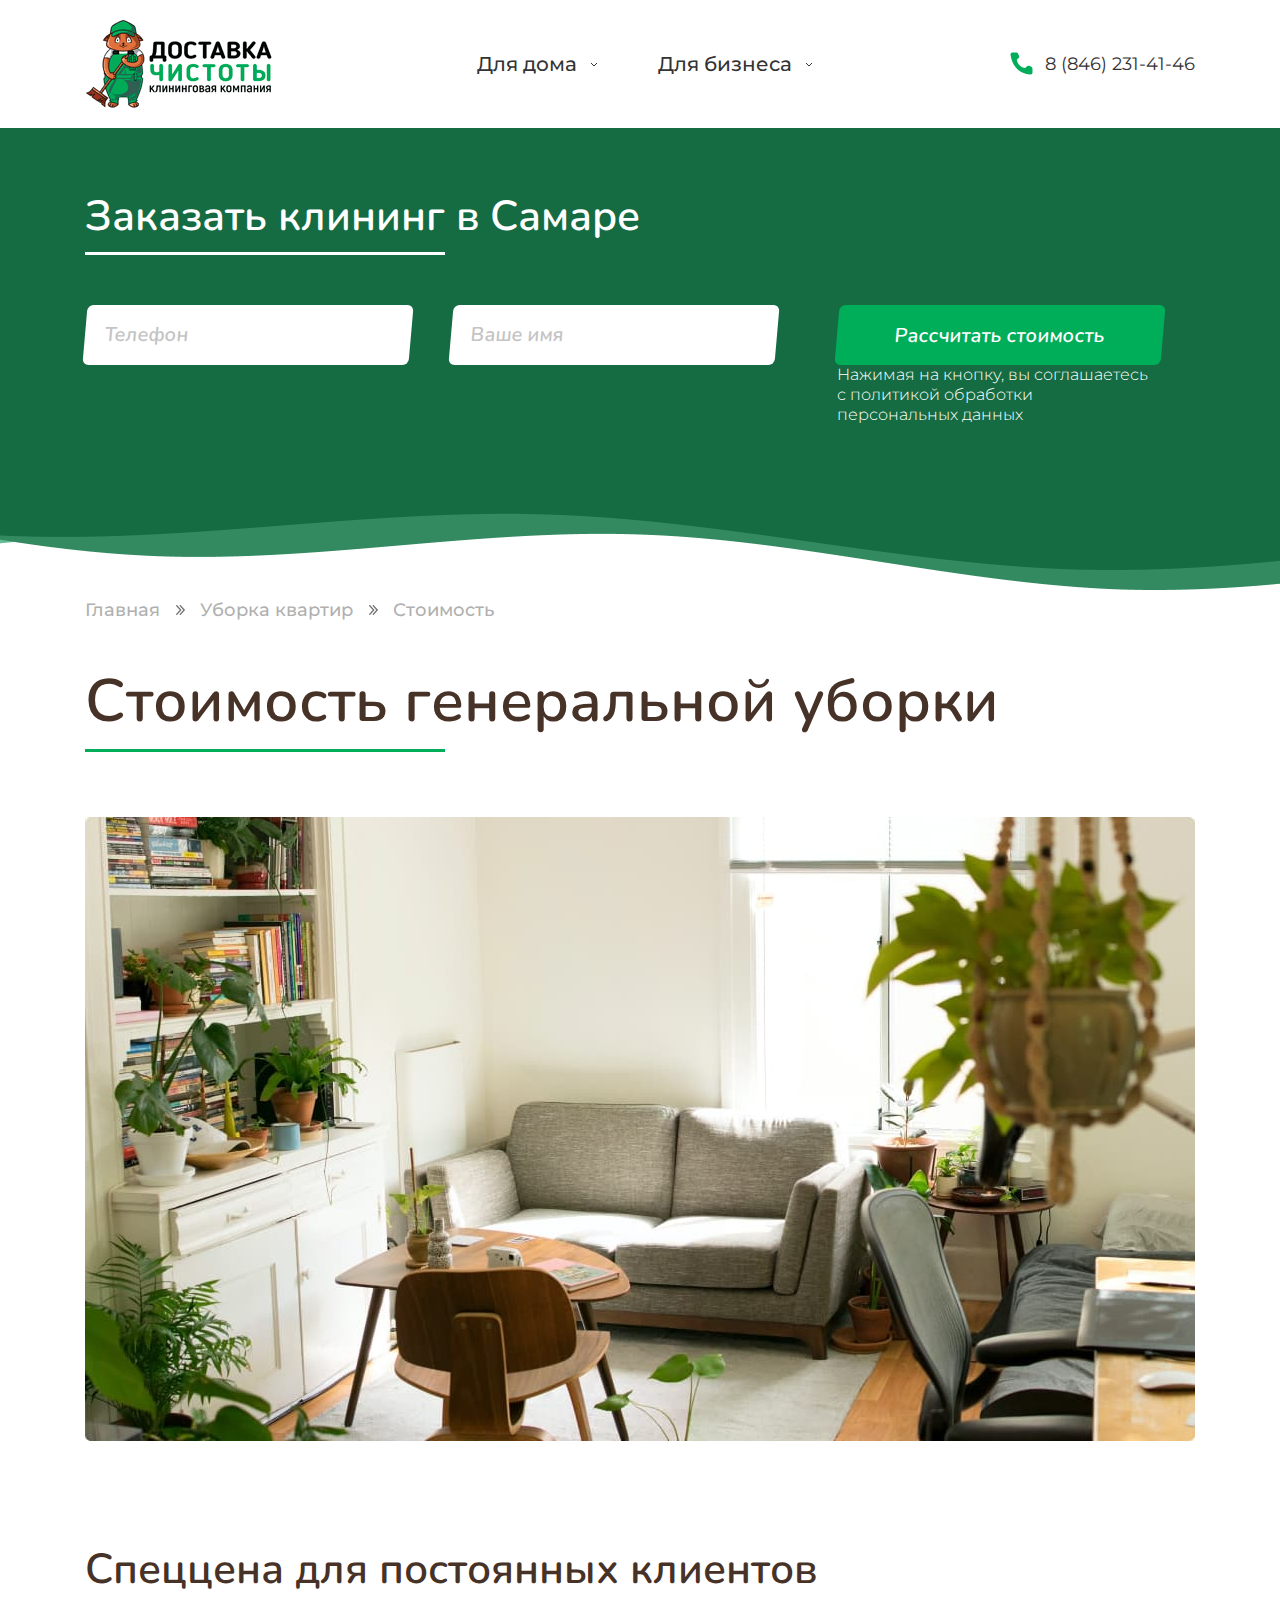
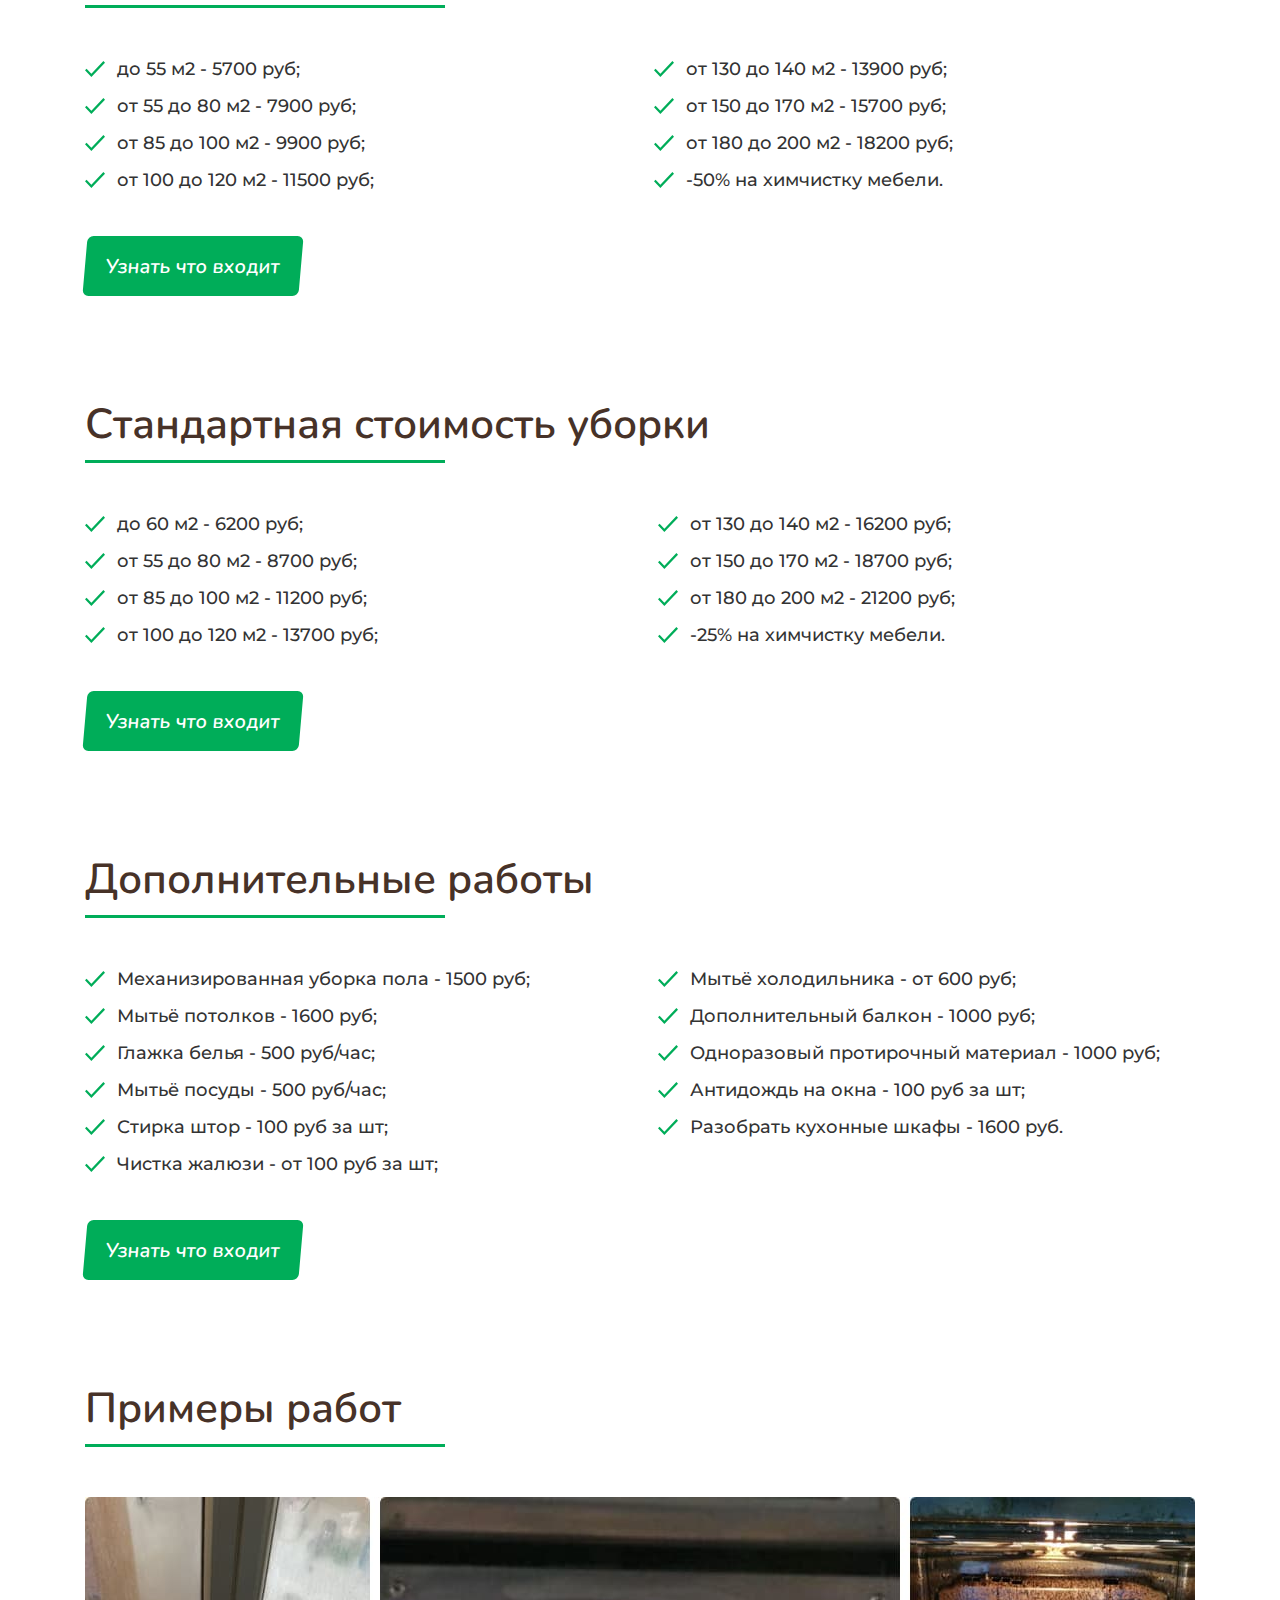
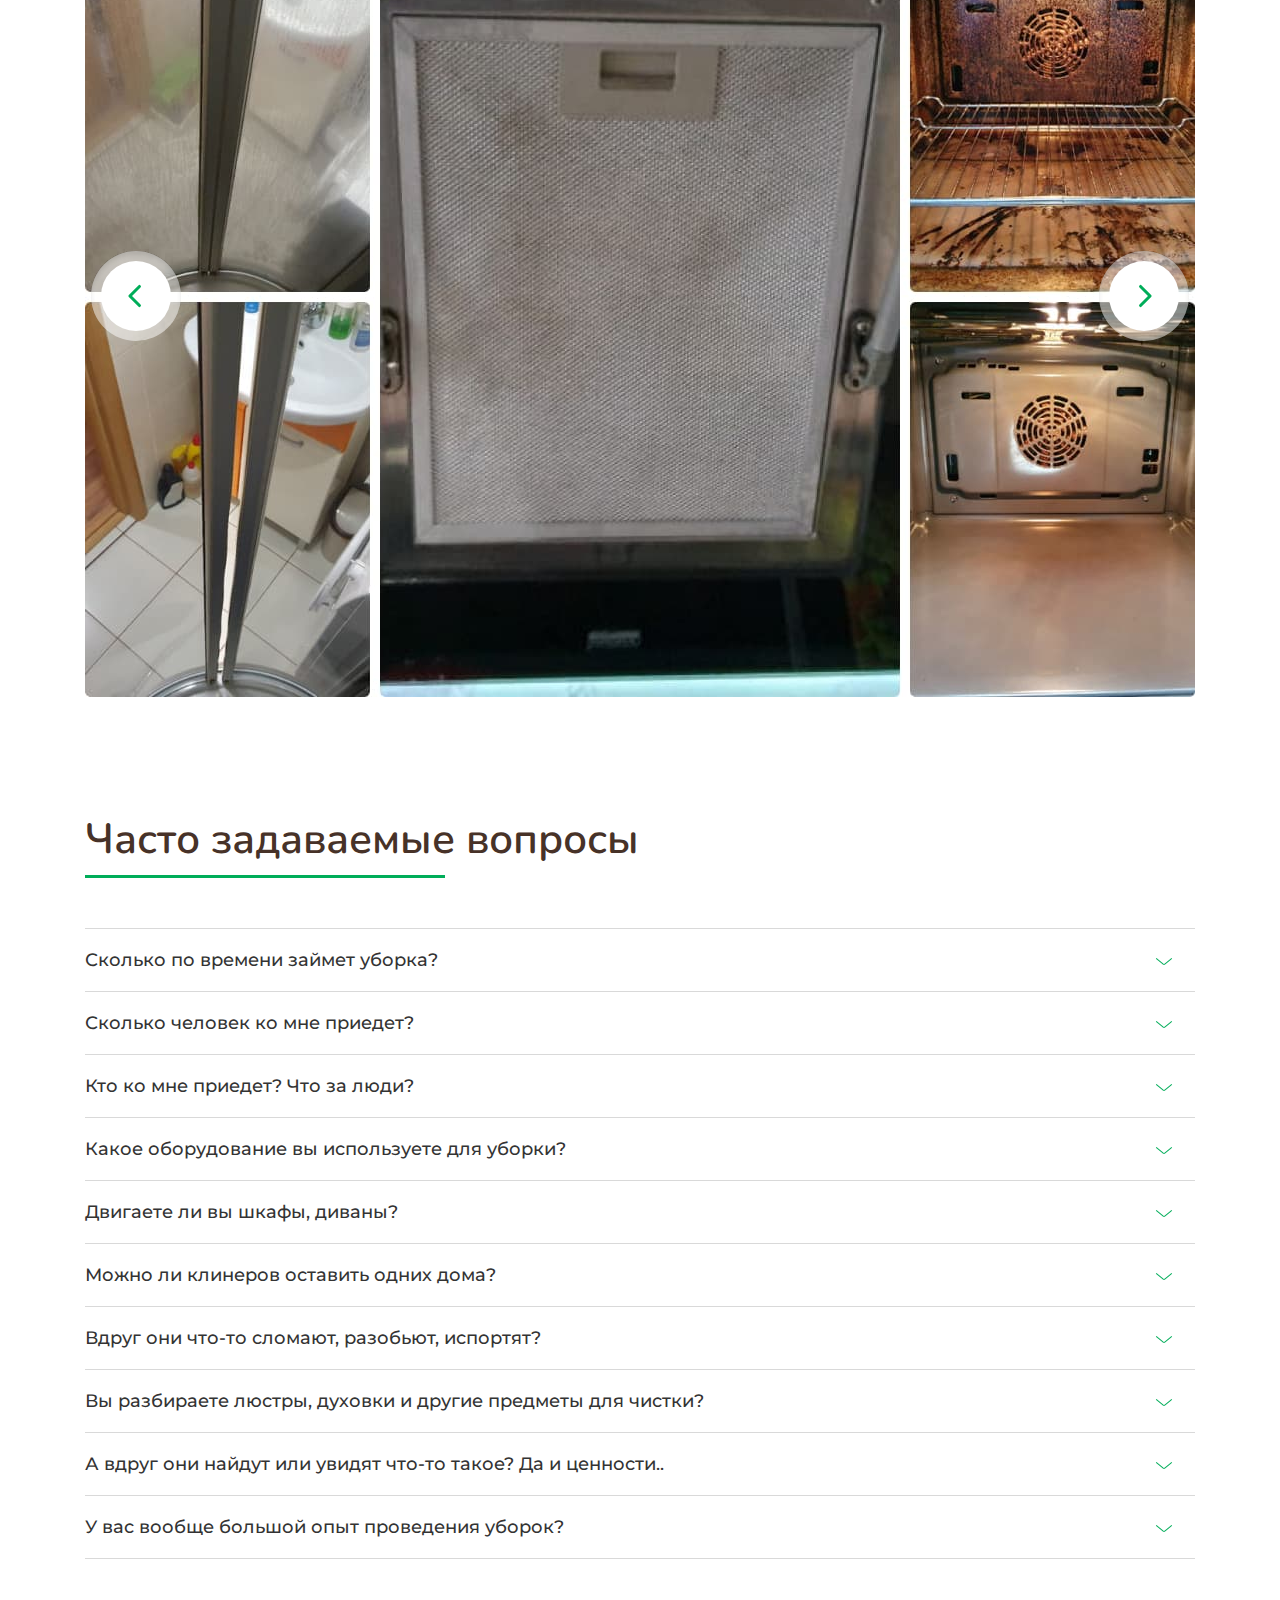
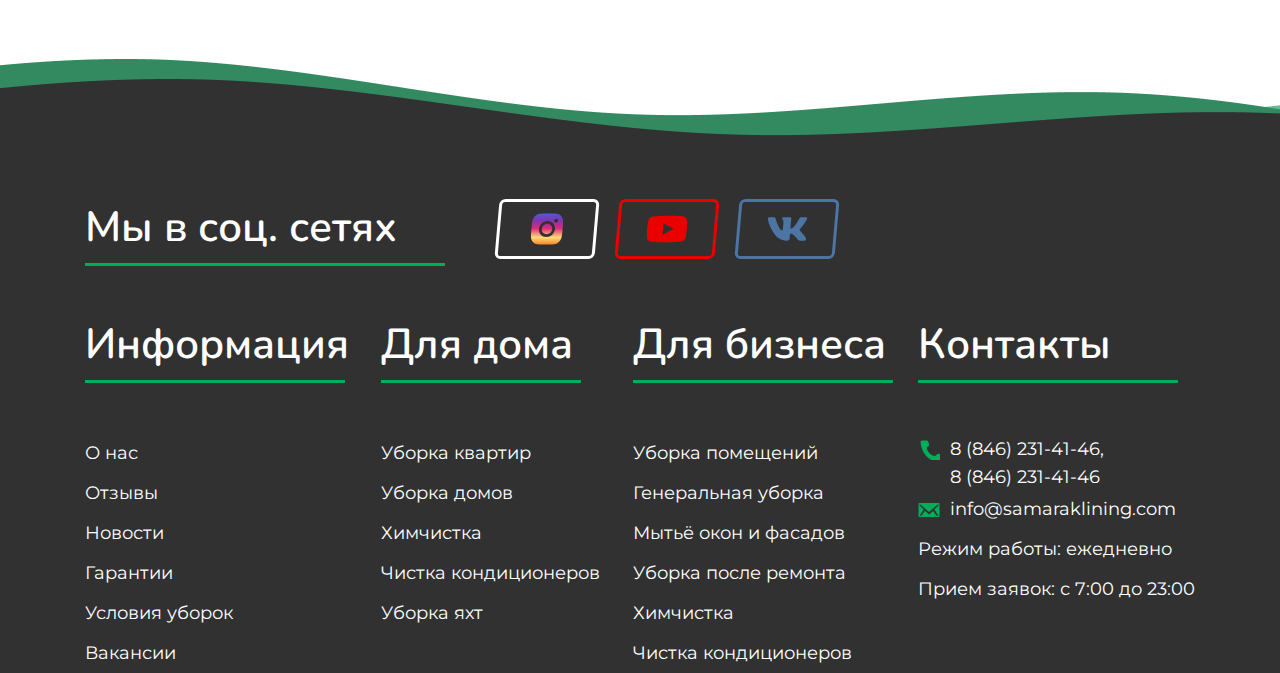
<file: cost-big-cleaning.html>
<!DOCTYPE html>
<html lang="ru">
  <head>
    <meta charset="UTF-8" />
    <meta http-equiv="X-UA-Compatible" content="IE=edge" />
    <meta name="viewport" content="width=device-width, initial-scale=1.0" />
    <title>Доставка чистоты</title>
    <link rel="preconnect" href="https://fonts.gstatic.com" />
    <link
      href="https://fonts.googleapis.com/css2?family=Montserrat:wght@300;400;500&family=Nunito:wght@600&display=swap"
      rel="stylesheet"
    />
    <link rel="stylesheet" href="css/style.min.css" />
  </head>
  <body>
    <header class="header">
      <div class="container">
        <div class="header__inner">
          <a class="logo" href="#">
            <img class="logo__img" src="images/logo.png" alt="logo" />
          </a>

          <nav class="menu">
            <ul class="menu__topmenu">
              <li class="menu__topmenu-item">
                <a class="menu__topmenu-link active">Для дома<span class="fa fa-angle-down"></span></a>
                <ul class="menu__submenu">
                  <li class="menu__submenu-item">
                    <a class="menu__submenu-link" href="#">Уборка квартир<span class="fa fa-angle-down"></span></a>
                    <ul class="menu__submenu">
                      <li class="menu__submenu-item">
                        <a class="menu__submenu-link" href="#">Генеральная уборка</a>
                      </li>
                      <li class="menu__submenu-item">
                        <a class="menu__submenu-link" href="#">После ремонта</a>
                      </li>
                      <li class="menu__submenu-item">
                        <a class="menu__submenu-link" href="#">Поддерживающая</a>
                      </li>
                      <li class="menu__submenu-item">
                        <a class="menu__submenu-link" href="#">Мытьё окон</a>
                      </li>
                    </ul>
                  </li>
                  <li class="menu__submenu-item">
                    <a class="menu__submenu-link" href="#">Уборка домов</a>
                    <ul class="menu__submenu">
                      <li class="menu__submenu-item">
                        <a class="menu__submenu-link" href="#">Генеральная уборка</a>
                      </li>
                      <li class="menu__submenu-item">
                        <a class="menu__submenu-link" href="#">После ремонта</a>
                      </li>
                      <li class="menu__submenu-item">
                        <a class="menu__submenu-link" href="#">Поддерживающая</a>
                      </li>
                      <li class="menu__submenu-item">
                        <a class="menu__submenu-link" href="#">Мытьё окон</a>
                      </li>
                    </ul>
                  </li>
                  <li class="menu__submenu-item">
                    <a class="menu__submenu-link" href="#">Химчистка</a>
                  </li>
                  <li class="menu__submenu-item">
                    <a class="menu__submenu-link" href="#">Кондиционеры</a>
                  </li>
                  <li class="menu__submenu-item">
                    <a class="menu__submenu-link" href="#">Яхты</a>
                  </li>
                  <li class="menu__submenu-item">
                    <a class="menu__submenu-link" href="#">О нас</a>
                  </li>
                </ul>
              </li>

              <li class="menu__topmenu-item">
                <a class="menu__topmenu-link active">Для бизнеса<span class="fa fa-angle-down"></span></a>
                <ul class="menu__submenu">
                  <li class="menu__submenu-item">
                    <a class="menu__submenu-link" href="#">Уборка квартир<span class="fa fa-angle-down"></span></a>
                    <ul class="menu__submenu">
                      <li class="menu__submenu-item">
                        <a class="menu__submenu-link" href="#">Генеральная уборка</a>
                      </li>
                      <li class="menu__submenu-item">
                        <a class="menu__submenu-link" href="#">После ремонта</a>
                      </li>
                      <li class="menu__submenu-item">
                        <a class="menu__submenu-link" href="#">Поддерживающая</a>
                      </li>
                      <li class="menu__submenu-item">
                        <a class="menu__submenu-link" href="#">Мытьё окон</a>
                      </li>
                    </ul>
                  </li>
                  <li class="menu__submenu-item">
                    <a class="menu__submenu-link" href="#">Уборка домов</a>
                    <ul class="menu__submenu">
                      <li class="menu__submenu-item">
                        <a class="menu__submenu-link" href="#">Генеральная уборка</a>
                      </li>
                      <li class="menu__submenu-item">
                        <a class="menu__submenu-link" href="#">После ремонта</a>
                      </li>
                      <li class="menu__submenu-item">
                        <a class="menu__submenu-link" href="#">Поддерживающая</a>
                      </li>
                      <li class="menu__submenu-item">
                        <a class="menu__submenu-link" href="#">Мытьё окон</a>
                      </li>
                    </ul>
                  </li>
                  <li class="menu__submenu-item">
                    <a class="menu__submenu-link" href="#">Химчистка</a>
                  </li>
                  <li class="menu__submenu-item">
                    <a class="menu__submenu-link" href="#">Кондиционеры</a>
                  </li>
                  <li class="menu__submenu-item">
                    <a class="menu__submenu-link" href="#">Яхты</a>
                  </li>
                  <li class="menu__submenu-item">
                    <a class="menu__submenu-link" href="#">О нас</a>
                  </li>
                </ul>
              </li> 
            </ul>
          </nav>
          <a class="header__phone" href="tel:88462314146">
            8 (846) 231-41-46
          </a>
        </div>
      </div>
    </header>
    
    <main class="main">

      <section class="form-top">
        <div class="form-top__wraper">
        <div class="container">
          <form class="form-top__form order__form">
          <h3 class="form-top__title order__title">
            Заказать клининг в Самаре
          </h3>
          <div class="form-top__form order__box">
            <input class="form-top__form order__input-tel" type="text" placeholder="Телефон">
            <input class="form-top__form order__input-name" type="text" placeholder="Ваше имя">

            <div class="form-top__form order__btn-box">
              <button onclick="window.location.href='#popup'" class="form-top__form order__btn" type="submit">Рассчитать стоимость</button>
              <p class="form-top__form order__btn-text">
              Нажимая на кнопку, вы соглашаетесь с политикой обработки персональных данных
              </p>
            </div>
          </div>
        </form>
        </div>
        </div>
      </section>

      <section class="cost-big-cleaning">
        <div class="container">
          <div class="breadcrumbs">
            <ul class="breadcrumbs__list">
              <li class="breadcrumbs__item">
                <a class="breadcrumbs__link" href="#"> Главная </a>
              </li>
              <li class="breadcrumbs__item">
                <a class="breadcrumbs__link" href="#"> Уборка квартир </a>
              </li>
              <li class="breadcrumbs__item">
                <a class="breadcrumbs__link" href="#"> Стоимость </a>
              </li>
            </ul>
          </div>
          <h1 class="cost-big-cleaning__title">
            Стоимость генеральной уборки
          </h1>
          <img class="cost-big-cleaning__photo" src="images/apartment-2.jpg" alt="">
        </div>
      </section>

      <section class="special-price">
        <div class="container">
          <h2 class="special-price__title title">
            Спеццена для постоянных клиентов
          </h2>
          <div class="special-price__box">
            <ul class="special-price__list-1">
              <li class="special-price__item">
                до 55 м2 - 5700 руб;
              </li>
              <li class="special-price__item">
                от 55 до 80 м2 - 7900 руб;
              </li>
              <li class="special-price__item">
                от 85 до 100 м2 - 9900 руб;
              </li>
              <li class="special-price__item">
                от 100 до 120 м2 - 11500 руб;
              </li>
            </ul>
            <ul class="special-price__list-1">
              <li class="special-price__item">
                от 130 до 140 м2 - 13900 руб;
              </li>
              <li class="special-price__item">
                от 150 до 170 м2 - 15700 руб;
              </li>
              <li class="special-price__item">
                от 180 до 200 м2 - 18200 руб;
              </li>
              <li class="special-price__item">
                -50% на химчистку мебели.
              </li>
            </ul>
          </div>
          <button onclick="window.location.href='#popup'" class="special-price__btn" type="submit">Узнать что входит</button>
        </div>
      </section>

      <section class="standart-price">
        <div class="container">
          <h2 class="standart-price__title title">
            Стандартная стоимость уборки
          </h2>
          <div class="standart-price__box">
            <ul class="standart-price__list-1">
              <li class="special-price__item">
                до 60 м2 - 6200 руб;
              </li>
              <li class="standart-price__item">
                от 55 до 80 м2 - 8700 руб;
              </li>
              <li class="standart-price__item">
                от 85 до 100 м2 - 11200 руб;
              </li>
              <li class="standart-price__item">
                от 100 до 120 м2 - 13700 руб;
              </li>
            </ul>
            <ul class="standart-price__list-1">
              <li class="standart-price__item">
                от 130 до 140 м2 - 16200 руб;
              </li>
              <li class="standart-price__item">
                от 150 до 170 м2 - 18700 руб;
              </li>
              <li class="standart-price__item">
                от 180 до 200 м2 - 21200 руб;
              </li>
              <li class="standart-price__item">
                -25% на химчистку мебели.
              </li>
            </ul>
          </div>
          <button onclick="window.location.href='#popup'" class="standart-price__btn" type="submit">Узнать что входит</button>
        </div>
      </section>

      <section class="addwork-price">
        <div class="container">
          <h2 class="addwork-price__title title">
            Дополнительные работы
          </h2>
          <div class="addwork-price__box">
            <ul class="addwork-price__list-1">
              <li class="special-price__item">
                Механизированная уборка пола - 1500 руб;
              </li>
              <li class="addwork-price__item">
                Мытьё потолков - 1600 руб;
              </li>
              <li class="addwork-price__item">
                Глажка белья - 500 руб/час;
              </li>
              <li class="addwork-price__item">
                Мытьё посуды - 500 руб/час;
              </li>
              <li class="addwork-price__item">
                Стирка штор - 100 руб за шт;
              </li>
              <li class="addwork-price__item">
                Чистка жалюзи - от 100 руб за шт;
              </li>
            </ul>
            <ul class="addwork-price__list-1">
              <li class="addwork-price__item">
                Мытьё холодильника - от 600 руб;
              </li>
              <li class="addwork-price__item">
                Дополнительный балкон - 1000 руб;
              </li>
              <li class="addwork-price__item">
                Одноразовый протирочный материал - 1000 руб;
              </li>
              <li class="addwork-price__item">
                Антидождь на окна - 100 руб за шт;
              </li>
              <li class="addwork-price__item">
                Разобрать кухонные шкафы - 1600 руб.
              </li>
            </ul>
          </div>
          <button onclick="window.location.href='#popup'" class="addwork-price__btn" type="submit">Узнать что входит</button>
        </div>
      </section>

      <section class="ourworks3">
      <div class="container">
        <h2 class="ourworks3__title title">
          Примеры работ
        </h2>
        <div class="ourworks3__slider">
          <div class="ourworks3__item">
            <img class="ourworks3__img" src="images/slider/slide2-1.jpg" alt="slide images"/>
          </div>
          <div class="ourworks3__item">
            <img class="ourworks3__img" src="images/slider/slide-1.jpg" alt="slide images"/>
          </div>
          <div class="ourworks3__item">
            <img class="ourworks3__img" src="images/slider/slide2-1.jpg" alt="slide images"/>
          </div>
        </div>
      </div>
    </section>

    <section class="questions">
      <div class="container">
        <h2 class="questions__title title">
          Часто задаваемые вопросы
        </h2>
        <div class="questions__accordion">
          <div class="questions__accordion-item">
            <div class="questions__accordion-title">
              Сколько по времени займет уборка?
            </div>
            <div class="questions__accordion-text">
              Клининговая компания занимается поиском, обучением, адаптацией сотрудников, чтобы к вам приезжали не «тетки со швабрами», а профессиональные клинеры. Закупкой оборудования, поддержанием его в рабочем состоянии и в должном виде. Закупкой качественных расходных материалов. Закупкой профессиональных чистящих средств. Обучением и отслеживанием работы менеджера по объектам. Созданием регламента работы и его постоянным улучшением. Компания берёт на себя все риски и ответственность при работе с имуществом клиентов. Компания связывает всё это воедино и организуют такую работу, чтобы вы получили именно то, что хотите.    
            </div>
          </div>
          <div class="questions__accordion-item">
            <div class="questions__accordion-title">
              Сколько человек ко мне приедет?
            </div>
            <div class="questions__accordion-text">
              Клининговая компания занимается поиском, обучением, адаптацией сотрудников, чтобы к вам приезжали не «тетки со швабрами», а профессиональные клинеры. Закупкой оборудования, поддержанием его в рабочем состоянии и в должном виде. Закупкой качественных расходных материалов. Закупкой профессиональных чистящих средств. Обучением и отслеживанием работы менеджера по объектам. Созданием регламента работы и его постоянным улучшением. Компания берёт на себя все риски и ответственность при работе с имуществом клиентов. Компания связывает всё это воедино и организуют такую работу, чтобы вы получили именно то, что хотите.    
            </div>
          </div>
          <div class="questions__accordion-item">
            <div class="questions__accordion-title">
              Кто ко мне приедет? Что за люди?
            </div>
            <div class="questions__accordion-text">
              Клининговая компания занимается поиском, обучением, адаптацией сотрудников, чтобы к вам приезжали не «тетки со швабрами», а профессиональные клинеры. Закупкой оборудования, поддержанием его в рабочем состоянии и в должном виде. Закупкой качественных расходных материалов. Закупкой профессиональных чистящих средств. Обучением и отслеживанием работы менеджера по объектам. Созданием регламента работы и его постоянным улучшением. Компания берёт на себя все риски и ответственность при работе с имуществом клиентов. Компания связывает всё это воедино и организуют такую работу, чтобы вы получили именно то, что хотите.    
            </div>
          </div>
          <div class="questions__accordion-item">
            <div class="questions__accordion-title">
              Какое оборудование вы используете для уборки?
            </div>
            <div class="questions__accordion-text">
              Клининговая компания занимается поиском, обучением, адаптацией сотрудников, чтобы к вам приезжали не «тетки со швабрами», а профессиональные клинеры. Закупкой оборудования, поддержанием его в рабочем состоянии и в должном виде. Закупкой качественных расходных материалов. Закупкой профессиональных чистящих средств. Обучением и отслеживанием работы менеджера по объектам. Созданием регламента работы и его постоянным улучшением. Компания берёт на себя все риски и ответственность при работе с имуществом клиентов. Компания связывает всё это воедино и организуют такую работу, чтобы вы получили именно то, что хотите.    
            </div>
          </div>
          <div class="questions__accordion-item">
            <div class="questions__accordion-title">
              Двигаете ли вы шкафы, диваны?
            </div>
            <div class="questions__accordion-text">
              Клининговая компания занимается поиском, обучением, адаптацией сотрудников, чтобы к вам приезжали не «тетки со швабрами», а профессиональные клинеры. Закупкой оборудования, поддержанием его в рабочем состоянии и в должном виде. Закупкой качественных расходных материалов. Закупкой профессиональных чистящих средств. Обучением и отслеживанием работы менеджера по объектам. Созданием регламента работы и его постоянным улучшением. Компания берёт на себя все риски и ответственность при работе с имуществом клиентов. Компания связывает всё это воедино и организуют такую работу, чтобы вы получили именно то, что хотите.    
            </div>
          </div>
          <div class="questions__accordion-item">
            <div class="questions__accordion-title">
              Можно ли клинеров оставить одних дома?
            </div>
            <div class="questions__accordion-text">
              Клининговая компания занимается поиском, обучением, адаптацией сотрудников, чтобы к вам приезжали не «тетки со швабрами», а профессиональные клинеры. Закупкой оборудования, поддержанием его в рабочем состоянии и в должном виде. Закупкой качественных расходных материалов. Закупкой профессиональных чистящих средств. Обучением и отслеживанием работы менеджера по объектам. Созданием регламента работы и его постоянным улучшением. Компания берёт на себя все риски и ответственность при работе с имуществом клиентов. Компания связывает всё это воедино и организуют такую работу, чтобы вы получили именно то, что хотите.    
            </div>
          </div>
          <div class="questions__accordion-item">
            <div class="questions__accordion-title">
              Вдруг они что-то сломают, разобьют, испортят?
            </div>
            <div class="questions__accordion-text">
              Клининговая компания занимается поиском, обучением, адаптацией сотрудников, чтобы к вам приезжали не «тетки со швабрами», а профессиональные клинеры. Закупкой оборудования, поддержанием его в рабочем состоянии и в должном виде. Закупкой качественных расходных материалов. Закупкой профессиональных чистящих средств. Обучением и отслеживанием работы менеджера по объектам. Созданием регламента работы и его постоянным улучшением. Компания берёт на себя все риски и ответственность при работе с имуществом клиентов. Компания связывает всё это воедино и организуют такую работу, чтобы вы получили именно то, что хотите.    
            </div>
          </div>
          <div class="questions__accordion-item">
            <div class="questions__accordion-title">
              Вы разбираете люстры, духовки и другие предметы для чистки?
            </div>
            <div class="questions__accordion-text">
              Клининговая компания занимается поиском, обучением, адаптацией сотрудников, чтобы к вам приезжали не «тетки со швабрами», а профессиональные клинеры. Закупкой оборудования, поддержанием его в рабочем состоянии и в должном виде. Закупкой качественных расходных материалов. Закупкой профессиональных чистящих средств. Обучением и отслеживанием работы менеджера по объектам. Созданием регламента работы и его постоянным улучшением. Компания берёт на себя все риски и ответственность при работе с имуществом клиентов. Компания связывает всё это воедино и организуют такую работу, чтобы вы получили именно то, что хотите.    
            </div>
          </div>
          <div class="questions__accordion-item">
            <div class="questions__accordion-title">
              А вдруг они найдут или увидят что-то такое? Да и ценности..
            </div>
            <div class="questions__accordion-text">
              Клининговая компания занимается поиском, обучением, адаптацией сотрудников, чтобы к вам приезжали не «тетки со швабрами», а профессиональные клинеры. Закупкой оборудования, поддержанием его в рабочем состоянии и в должном виде. Закупкой качественных расходных материалов. Закупкой профессиональных чистящих средств. Обучением и отслеживанием работы менеджера по объектам. Созданием регламента работы и его постоянным улучшением. Компания берёт на себя все риски и ответственность при работе с имуществом клиентов. Компания связывает всё это воедино и организуют такую работу, чтобы вы получили именно то, что хотите.    
            </div>
          </div>
          <div class="questions__accordion-item">
            <div class="questions__accordion-title">
              У вас вообще большой опыт проведения уборок?
            </div>
            <div class="questions__accordion-text">
              Клининговая компания занимается поиском, обучением, адаптацией сотрудников, чтобы к вам приезжали не «тетки со швабрами», а профессиональные клинеры. Закупкой оборудования, поддержанием его в рабочем состоянии и в должном виде. Закупкой качественных расходных материалов. Закупкой профессиональных чистящих средств. Обучением и отслеживанием работы менеджера по объектам. Созданием регламента работы и его постоянным улучшением. Компания берёт на себя все риски и ответственность при работе с имуществом клиентов. Компания связывает всё это воедино и организуют такую работу, чтобы вы получили именно то, что хотите.    
            </div>
          </div>
        </div>
      </div>
    </section>

      

    
    </main>

    <footer class="footer">
      <div class="footer__wraper">
      <div class="container">
        <div class="footer__social-info">
          <h2 class="footer__title">
            Мы в соц. сетях
          </h2>
          <div class="footer__social-links">
            <a href="#" class="footer__social-link footer__social-img-inst">
              <svg width="40" height="40" viewBox="0 0 40 40" fill="none" xmlns="http://www.w3.org/2000/svg">
              <path d="M19.9996 14.7932C17.1325 14.7932 14.7926 17.133 14.7926 20.0002C14.7926 22.8674 17.1325 25.2072 19.9996 25.2072C22.8668 25.2072 25.2067 22.8674 25.2067 20.0002C25.2067 17.133 22.8668 14.7932 19.9996 14.7932ZM35.6168 20.0002C35.6168 17.8439 35.6364 15.7072 35.5153 13.5549C35.3942 11.0549 34.8239 8.83612 32.9957 7.008C31.1637 5.17597 28.9489 4.60956 26.4489 4.48847C24.2926 4.36737 22.1559 4.3869 20.0036 4.3869C17.8473 4.3869 15.7106 4.36737 13.5582 4.48847C11.0582 4.60956 8.83949 5.17987 7.01137 7.008C5.17934 8.84003 4.61293 11.0549 4.49184 13.5549C4.37074 15.7111 4.39028 17.8478 4.39028 20.0002C4.39028 22.1525 4.37074 24.2932 4.49184 26.4455C4.61293 28.9455 5.18325 31.1642 7.01137 32.9924C8.8434 34.8244 11.0582 35.3908 13.5582 35.5119C15.7145 35.633 17.8512 35.6135 20.0036 35.6135C22.1598 35.6135 24.2965 35.633 26.4489 35.5119C28.9489 35.3908 31.1676 34.8205 32.9957 32.9924C34.8278 31.1603 35.3942 28.9455 35.5153 26.4455C35.6403 24.2932 35.6168 22.1564 35.6168 20.0002ZM19.9996 28.0119C15.5661 28.0119 11.9879 24.4338 11.9879 20.0002C11.9879 15.5666 15.5661 11.9885 19.9996 11.9885C24.4332 11.9885 28.0114 15.5666 28.0114 20.0002C28.0114 24.4338 24.4332 28.0119 19.9996 28.0119ZM28.3395 13.5314C27.3043 13.5314 26.4684 12.6955 26.4684 11.6603C26.4684 10.6252 27.3043 9.78925 28.3395 9.78925C29.3746 9.78925 30.2106 10.6252 30.2106 11.6603C30.2109 11.9061 30.1627 12.1496 30.0688 12.3767C29.9749 12.6039 29.8371 12.8103 29.6632 12.9841C29.4894 13.1579 29.283 13.2957 29.0559 13.3896C28.8287 13.4836 28.5853 13.5317 28.3395 13.5314Z" fill="url(#paint0_linear)"/>
              <defs>
              <linearGradient id="paint0_linear" x1="20.0038" y1="4.38574" x2="20.0038" y2="35.6146" gradientUnits="userSpaceOnUse">
              <stop stop-color="#515BD4"/>
              <stop offset="0.229167" stop-color="#8134AF"/>
              <stop offset="0.479167" stop-color="#DD2A7B"/>
              <stop offset="0.770833" stop-color="#FEDA77"/>
              <stop offset="1" stop-color="#F58529"/>
              </linearGradient>
              </defs>
              </svg>
            </a>
            <a href="#" class="footer__social-link footer__social-img-youtube">
              <svg width="40" height="40" viewBox="0 0 40 40" fill="none" xmlns="http://www.w3.org/2000/svg">
              <g clip-path="url(#clip0)">
              <path d="M39.1663 10.8448C38.9398 10.0369 38.4986 9.30538 37.8896 8.72813C37.2634 8.13314 36.496 7.70753 35.6596 7.49147C32.5296 6.66647 19.9896 6.66647 19.9896 6.66647C14.7618 6.60699 9.53534 6.86859 4.33963 7.4498C3.50328 7.68182 2.73723 8.11695 2.10962 8.71647C1.49296 9.3098 1.04629 10.0415 0.812958 10.8431C0.252446 13.8627 -0.0198885 16.9287 -0.00037517 19.9998C-0.0203752 23.0681 0.251291 26.1331 0.812958 29.1565C1.04129 29.9548 1.48629 30.6831 2.10462 31.2715C2.72296 31.8598 3.49296 32.2848 4.33963 32.5098C7.51129 33.3331 19.9896 33.3331 19.9896 33.3331C25.2241 33.3927 30.4572 33.1311 35.6596 32.5498C36.496 32.3337 37.2634 31.9081 37.8896 31.3131C38.5063 30.7248 38.9446 29.9931 39.1646 29.1965C39.7398 26.1781 40.0194 23.1108 39.9996 20.0381C40.0429 16.9525 39.7636 13.8707 39.1663 10.8431V10.8448ZM16.003 25.7065V14.2948L26.4363 20.0015L16.003 25.7065Z" fill="#EA0001"/>
              </g>
              <defs>
              <clipPath id="clip0">
              <rect width="40" height="40" fill="white" transform="translate(-0.000366211)"/>
              </clipPath>
              </defs>
              </svg>
            </a>
            <a href="#" class="footer__social-link footer__social-img-vk">
              <svg width="40" height="40" viewBox="0 0 40 40" fill="none" xmlns="http://www.w3.org/2000/svg">
              <g clip-path="url(#clip0)">
              <path fill-rule="evenodd" clip-rule="evenodd" d="M39.0833 9.9135C39.36 9.0035 39.0833 8.3335 37.7583 8.3335H33.3833C32.27 8.3335 31.7567 8.91183 31.4783 9.55016C31.4783 9.55016 29.2533 14.8768 26.1017 18.3368C25.0817 19.3402 24.6183 19.6585 24.0617 19.6585C23.7833 19.6585 23.365 19.3402 23.365 18.4285V9.9135C23.365 8.82016 23.0583 8.3335 22.1317 8.3335H15.2517C14.5567 8.3335 14.1383 8.84016 14.1383 9.32183C14.1383 10.3568 15.715 10.5968 15.8767 13.5102V19.8402C15.8767 21.2285 15.6217 21.4802 15.065 21.4802C13.5817 21.4802 9.97333 16.1285 7.83167 10.0052C7.41667 8.8135 6.99667 8.3335 5.87833 8.3335H1.5C0.25 8.3335 0 8.91183 0 9.55016C0 10.6868 1.48333 16.3335 6.90833 23.8018C10.525 28.9018 15.6167 31.6668 20.255 31.6668C23.0367 31.6668 23.38 31.0535 23.38 29.9952V26.1402C23.38 24.9118 23.6433 24.6668 24.525 24.6668C25.175 24.6668 26.2867 24.9868 28.8833 27.4452C31.85 30.3602 32.3383 31.6668 34.0083 31.6668H38.3833C39.6333 31.6668 40.26 31.0535 39.9 29.8402C39.5033 28.6335 38.0867 26.8818 36.2083 24.8035C35.1883 23.6202 33.6583 22.3452 33.1933 21.7068C32.545 20.8885 32.73 20.5235 33.1933 19.7952C33.1933 19.7952 38.5267 12.4185 39.0817 9.9135H39.0833Z" fill="#4C75A3"/>
              </g>
              <defs>
              <clipPath id="clip0">
              <rect width="40" height="40" fill="white"/>
              </clipPath>
              </defs>
              </svg>
            </a>
          </div>
        </div>
        <div class="footer-bottom">
          <div class="footer-bottom__item">
            <h4 class="footer-bottom__item-title">
              Информация
            </h4>
            <ul class="footer-bottom__list">
              <li class="footer-bottom__list-item">
                <a class="footer-bottom__list-link" href="#">
                  О нас
                </a>
              </li>
              <li class="footer-bottom__list-item">
                <a class="footer-bottom__list-link" href="#">
                  Отзывы
                </a>
              </li>
              <li class="footer-bottom__list-item">
                <a class="footer-bottom__list-link" href="#">
                  Новости
                </a>
              </li>
              <li class="footer-bottom__list-item">
                <a class="footer-bottom__list-link" href="#">
                  Гарантии
                </a>
              </li>
              <li class="footer-bottom__list-item">
                <a class="footer-bottom__list-link" href="#">
                  Условия уборок
                </a>
              </li>
              <li class="footer-bottom__list-item">
                <a class="footer-bottom__list-link" href="#">
                  Вакансии
                </a>
              </li>
            </ul>
          </div>
          <div class="footer-bottom__item">
            <h4 class="footer-bottom__item-title footer-bottom__item-title-greenline">
              Для дома
            </h4>
            <ul class="footer-bottom__list">
              <li class="footer-bottom__list-item">
                <a class="footer-bottom__list-link" href="#">
                  Уборка квартир
                </a>
              </li>
              <li class="footer-bottom__list-item">
                <a class="footer-bottom__list-link" href="#">
                  Уборка домов
                </a>
              </li>
              <li class="footer-bottom__list-item">
                <a class="footer-bottom__list-link" href="#">
                  Химчистка
                </a>
              </li>
              <li class="footer-bottom__list-item">
                <a class="footer-bottom__list-link" href="#">
                  Чистка кондиционеров
                </a>
              </li>
              <li class="footer-bottom__list-item">
                <a class="footer-bottom__list-link" href="#">
                  Уборка яхт
                </a>
              </li>
            </ul>
          </div>
          <div class="footer-bottom__item">
            <h4 class="footer-bottom__item-title">
              Для бизнеса
            </h4>
            <ul class="footer-bottom__list">
              <li class="footer-bottom__list-item">
                <a class="footer-bottom__list-link" href="#">
                  Уборка помещений
                </a>
              </li>
              <li class="footer-bottom__list-item">
                <a class="footer-bottom__list-link" href="#">
                  Генеральная уборка
                </a>
              </li>
              <li class="footer-bottom__list-item">
                <a class="footer-bottom__list-link" href="#">
                  Мытьё окон и фасадов
                </a>
              </li>
              <li class="footer-bottom__list-item">
                <a class="footer-bottom__list-link" href="#">
                  Уборка после ремонта
                </a>
              </li>
              <li class="footer-bottom__list-item">
                <a class="footer-bottom__list-link" href="#">
                  Химчистка
                </a>
              </li>
              <li class="footer-bottom__list-item">
                <a class="footer-bottom__list-link" href="#">
                  Чистка кондиционеров
                </a>
              </li>
            </ul>
          </div>
          <div class="footer-bottom__item">
            <h4 class="footer-bottom__item-title">
              Контакты
            </h4>
            <ul class="footer-bottom__list">
              <li class="footer-bottom__list-item footer-bottom__list-item-contacts">
                <a class="footer-bottom__list-link footer-bottom__list-link-1" href="tel:88462314146">
                  8 (846) 231-41-46,
                </a>
                <a class="footer-bottom__list-link" href="tel:88462314146">
                  8 (846) 231-41-46
                </a>
              </li>
              <li class="footer-bottom__list-item footer-bottom__list-item-email">
                <a class="footer-bottom__list-link footer-bottom__list-email" href="mailto:info@samaraklining.com">
                  info@samaraklining.com
                </a>
              </li>
              <li class="footer-bottom__list-item">
                <p class="footer-bottom__list-text" href="#">
                  Режим работы: ежедневно
                </p>
              </li>
              <li class="footer-bottom__list-item">
                <p class="footer-bottom__list-text" href="#">
                  Прием заявок: с 7:00 до 23:00
                </p>
              </li>
            </ul>
          </div>
        </div>
      </div>
      </div>
    </footer>

    <div id="popup" class="popup">
      <div class="popup__body">
        <div class="popup__content">
          <a class="popup__close" href="#">
            X
          </a>
          <div class="popup__title">
            Спасибо за заявку!
          </div>
          <div class="popup__subtitle">
            Наш специалист вам перезвонит.
          </div>
          <img class="popup__img" src="images/icons/popup.svg" alt="">
        </div>
      </div>
    </div>

    <script src="js/main.min.js"></script>
  </body>
</html>
</file>
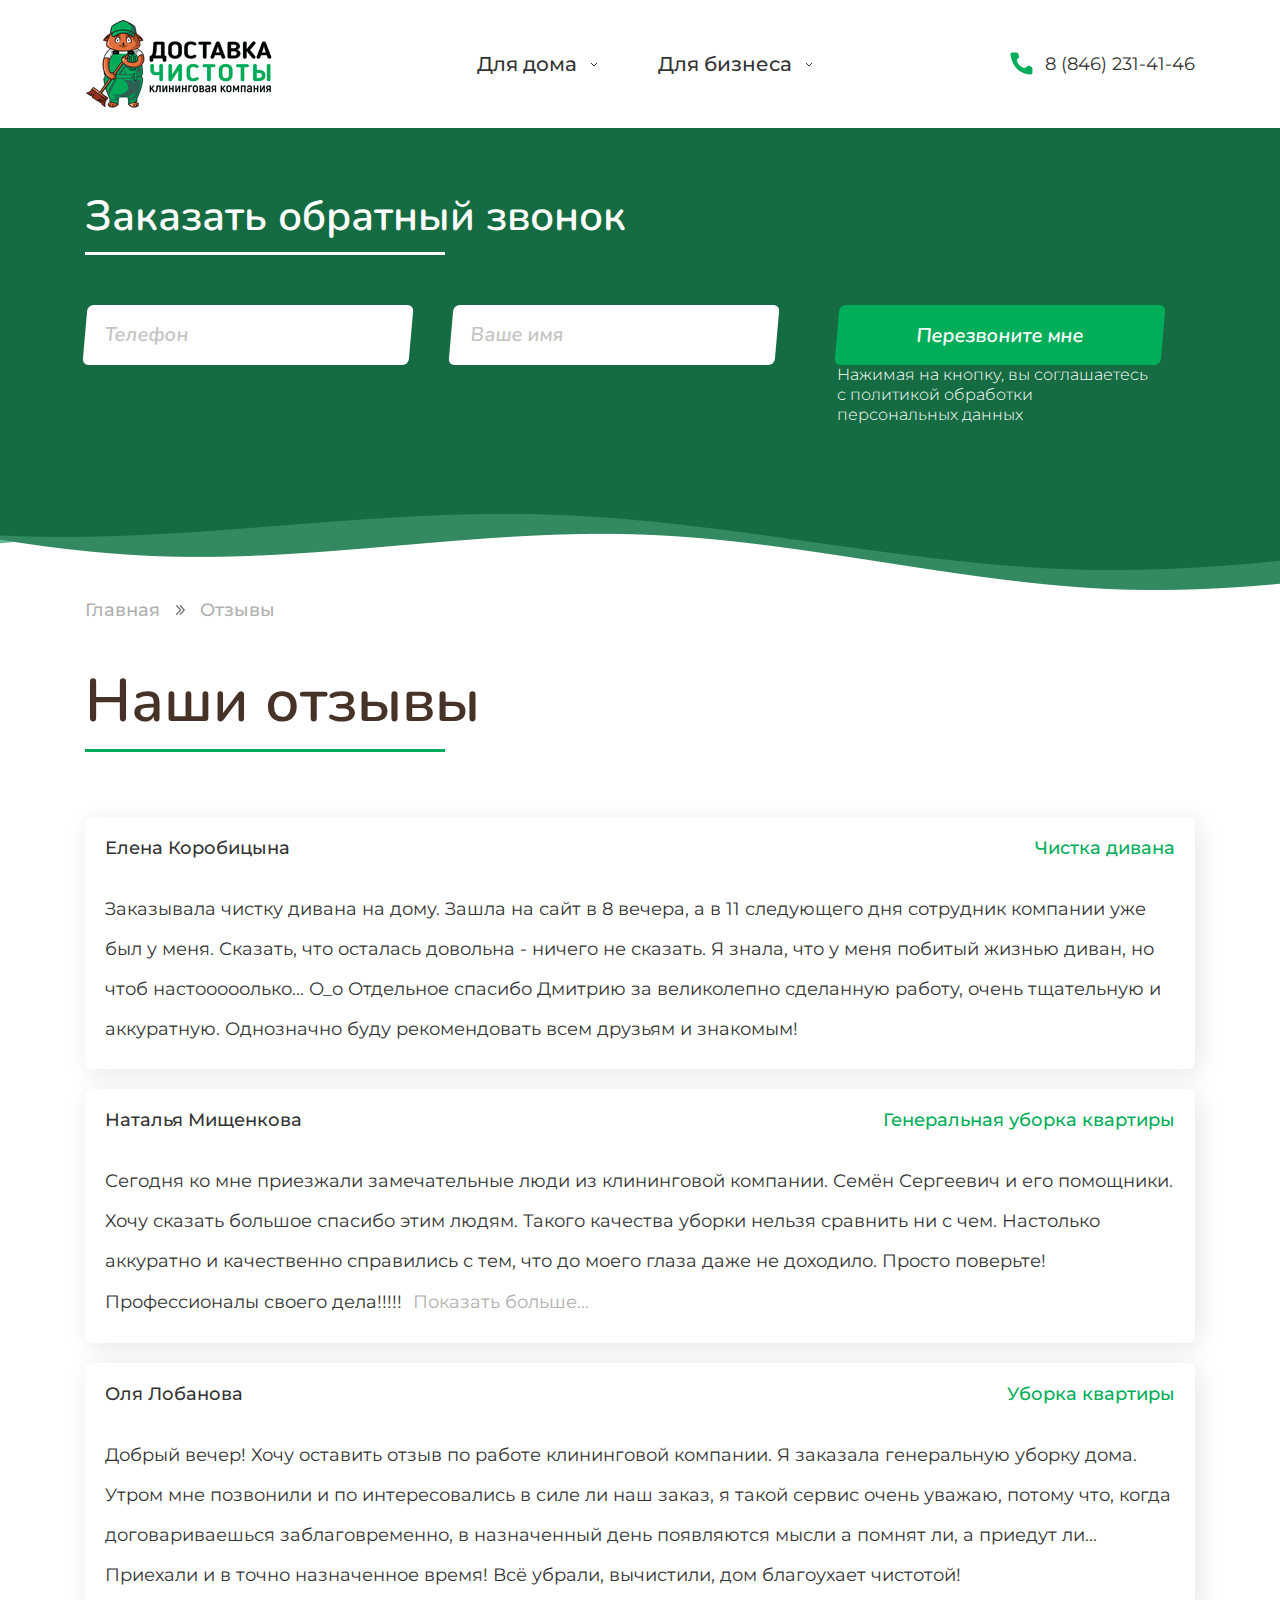
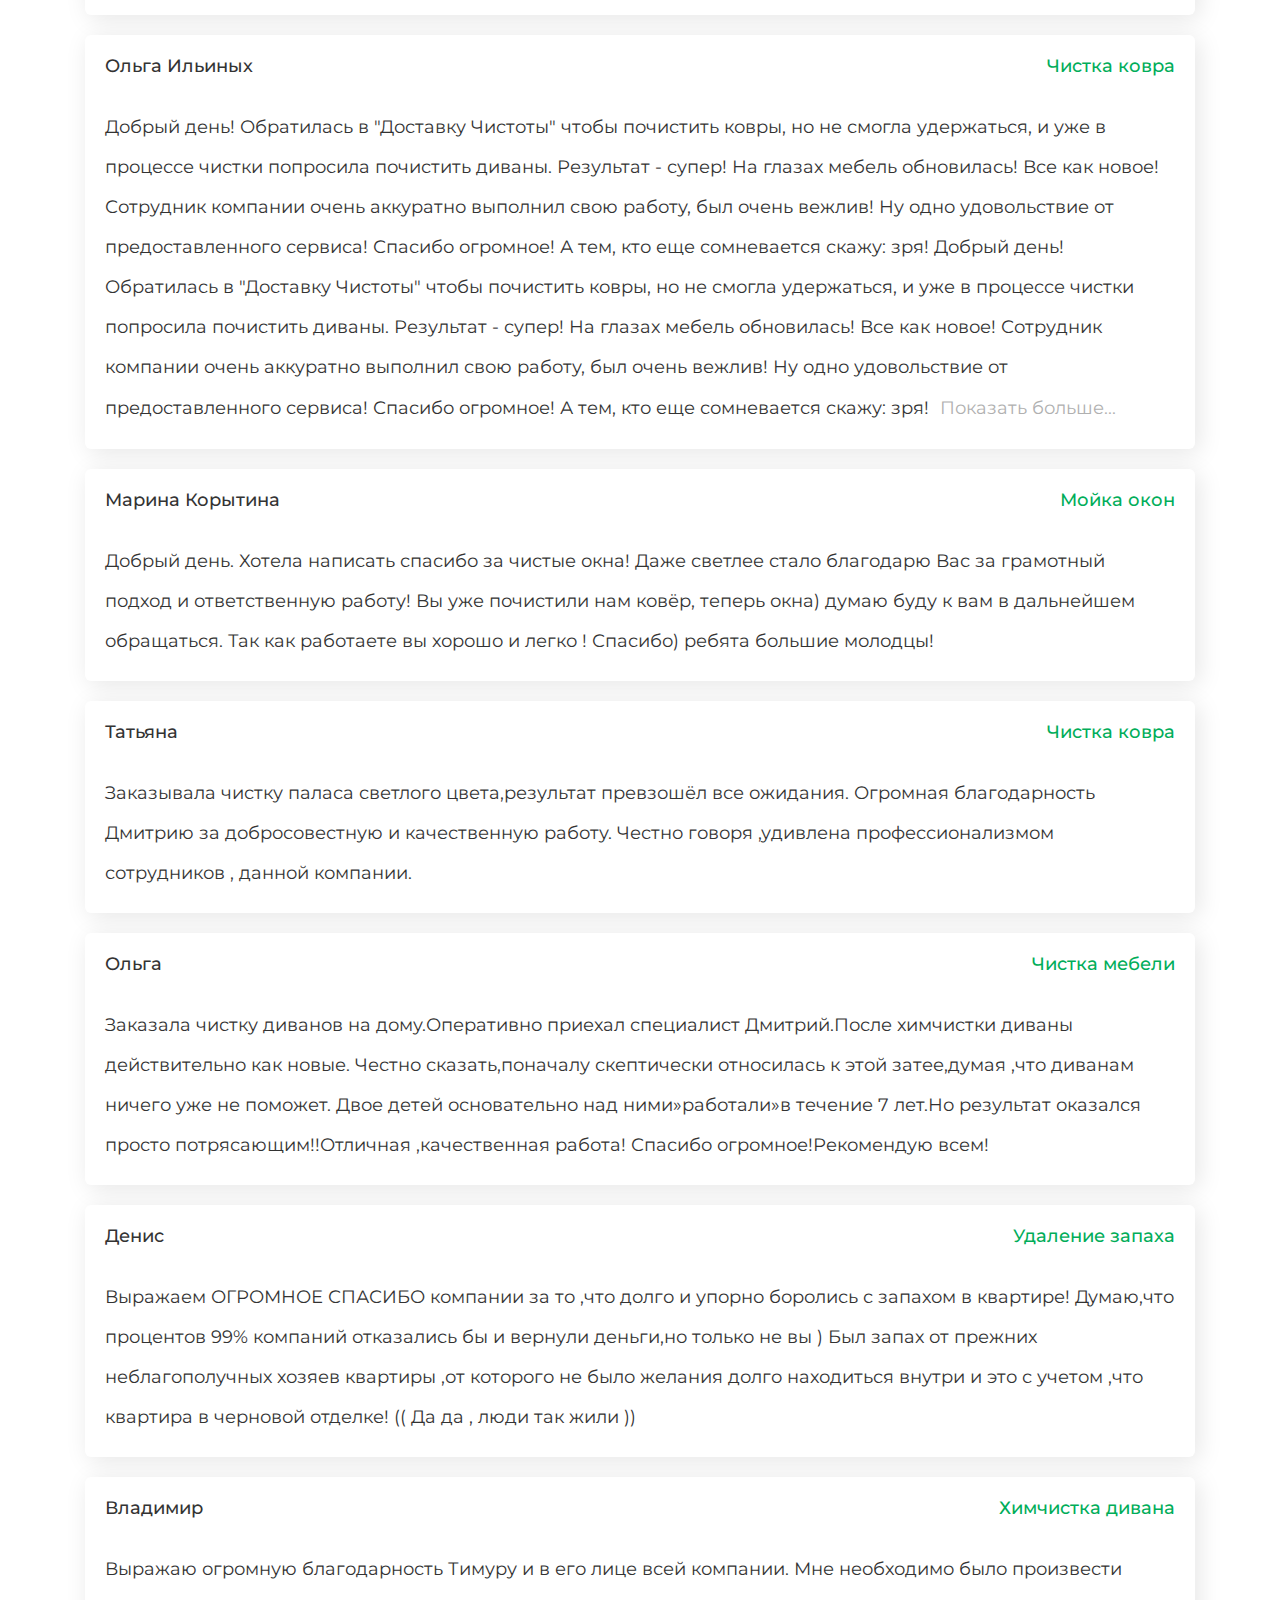
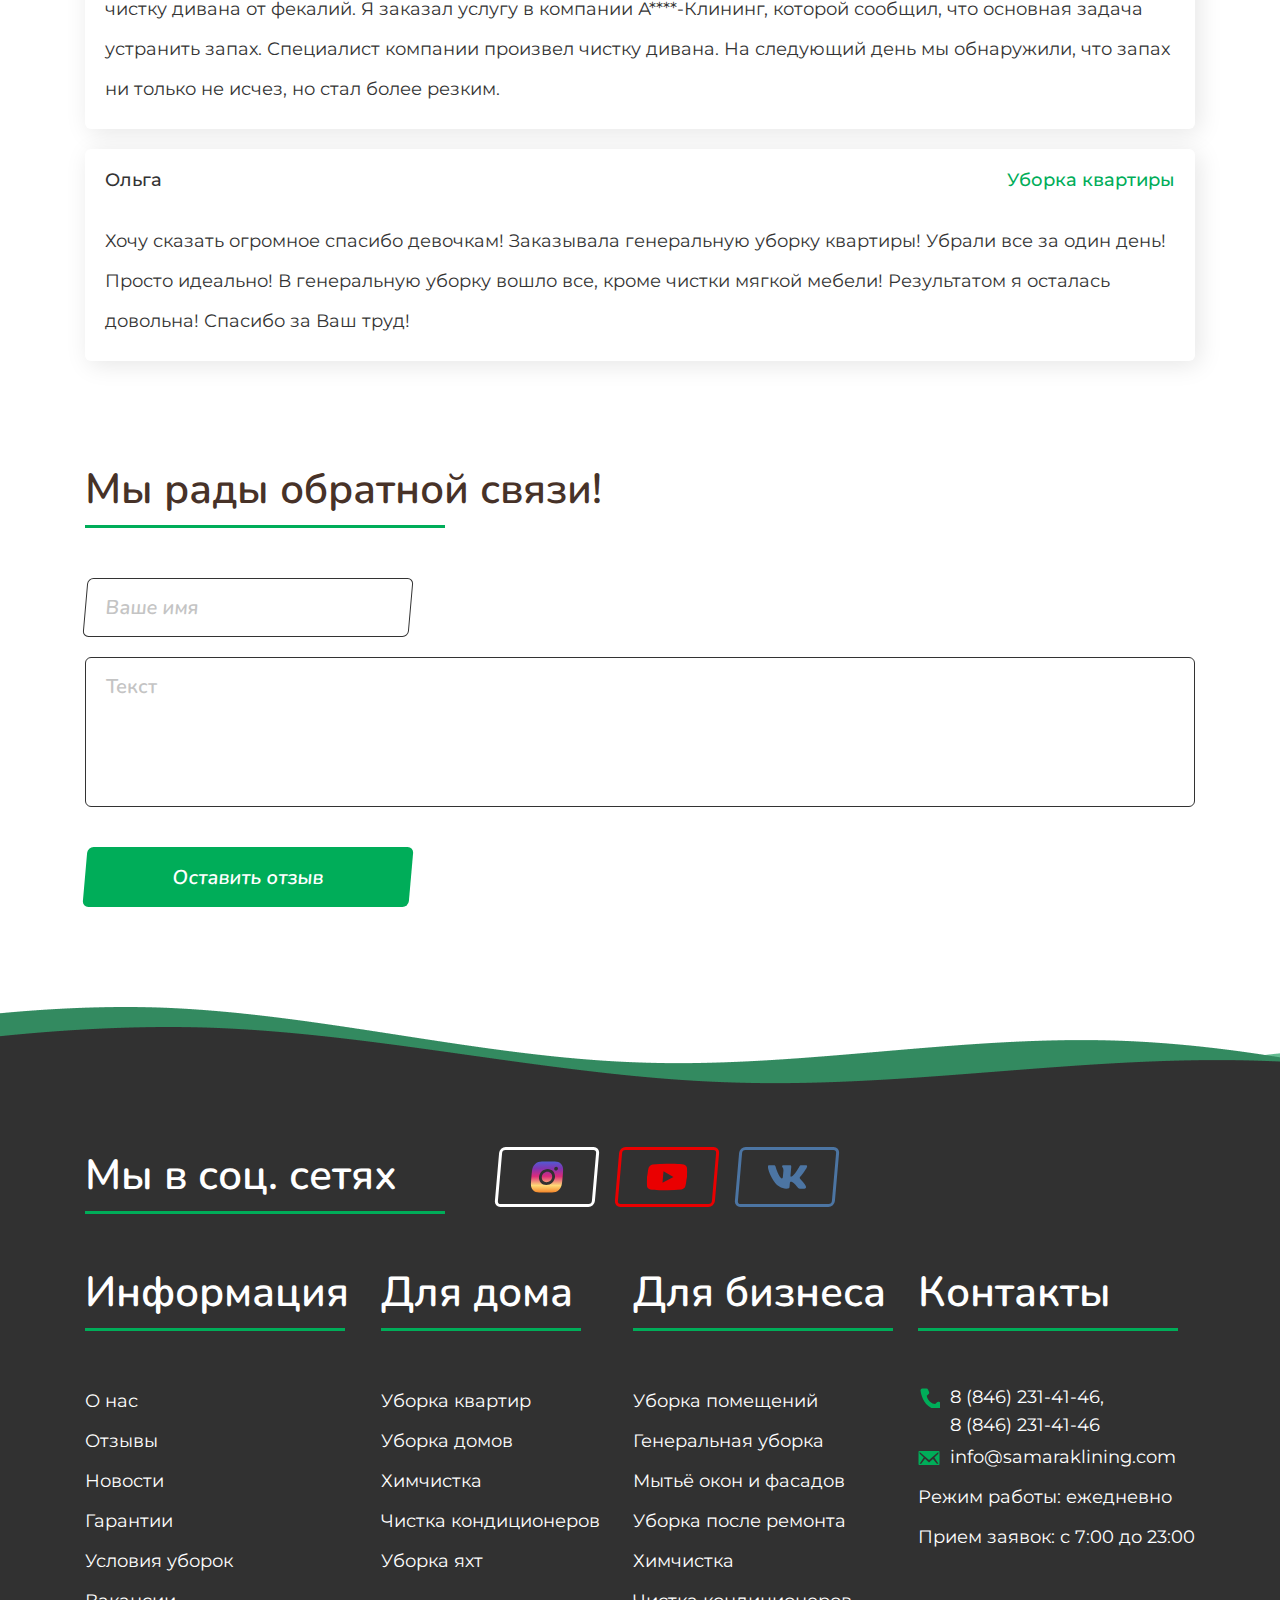
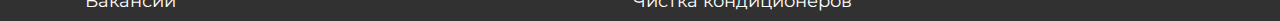
<file: reviews.html>
<!DOCTYPE html>
<html lang="ru">
  <head>
    <meta charset="UTF-8" />
    <meta http-equiv="X-UA-Compatible" content="IE=edge" />
    <meta name="viewport" content="width=device-width, initial-scale=1.0" />
    <title>Доставка чистоты</title>
    <link rel="preconnect" href="https://fonts.gstatic.com" />
    <link
      href="https://fonts.googleapis.com/css2?family=Montserrat:wght@300;400;500&family=Nunito:wght@600&display=swap"
      rel="stylesheet"
    />
    <link rel="stylesheet" href="css/style.min.css" />
  </head>
  <body>
    <header class="header">
      <div class="container">
        <div class="header__inner">
          <a class="logo" href="#">
            <img class="logo__img" src="images/logo.png" alt="logo" />
          </a>

          <nav class="menu">
            <ul class="menu__topmenu">
              <li class="menu__topmenu-item">
                <a class="menu__topmenu-link active">Для дома<span class="fa fa-angle-down"></span></a>
                <ul class="menu__submenu">
                  <li class="menu__submenu-item">
                    <a class="menu__submenu-link" href="#">Уборка квартир<span class="fa fa-angle-down"></span></a>
                    <ul class="menu__submenu">
                      <li class="menu__submenu-item">
                        <a class="menu__submenu-link" href="#">Генеральная уборка</a>
                      </li>
                      <li class="menu__submenu-item">
                        <a class="menu__submenu-link" href="#">После ремонта</a>
                      </li>
                      <li class="menu__submenu-item">
                        <a class="menu__submenu-link" href="#">Поддерживающая</a>
                      </li>
                      <li class="menu__submenu-item">
                        <a class="menu__submenu-link" href="#">Мытьё окон</a>
                      </li>
                    </ul>
                  </li>
                  <li class="menu__submenu-item">
                    <a class="menu__submenu-link" href="#">Уборка домов</a>
                    <ul class="menu__submenu">
                      <li class="menu__submenu-item">
                        <a class="menu__submenu-link" href="#">Генеральная уборка</a>
                      </li>
                      <li class="menu__submenu-item">
                        <a class="menu__submenu-link" href="#">После ремонта</a>
                      </li>
                      <li class="menu__submenu-item">
                        <a class="menu__submenu-link" href="#">Поддерживающая</a>
                      </li>
                      <li class="menu__submenu-item">
                        <a class="menu__submenu-link" href="#">Мытьё окон</a>
                      </li>
                    </ul>
                  </li>
                  <li class="menu__submenu-item">
                    <a class="menu__submenu-link" href="#">Химчистка</a>
                  </li>
                  <li class="menu__submenu-item">
                    <a class="menu__submenu-link" href="#">Кондиционеры</a>
                  </li>
                  <li class="menu__submenu-item">
                    <a class="menu__submenu-link" href="#">Яхты</a>
                  </li>
                  <li class="menu__submenu-item">
                    <a class="menu__submenu-link" href="#">О нас</a>
                  </li>
                </ul>
              </li>

              <li class="menu__topmenu-item">
                <a class="menu__topmenu-link active">Для бизнеса<span class="fa fa-angle-down"></span></a>
                <ul class="menu__submenu">
                  <li class="menu__submenu-item">
                    <a class="menu__submenu-link" href="#">Уборка квартир<span class="fa fa-angle-down"></span></a>
                    <ul class="menu__submenu">
                      <li class="menu__submenu-item">
                        <a class="menu__submenu-link" href="#">Генеральная уборка</a>
                      </li>
                      <li class="menu__submenu-item">
                        <a class="menu__submenu-link" href="#">После ремонта</a>
                      </li>
                      <li class="menu__submenu-item">
                        <a class="menu__submenu-link" href="#">Поддерживающая</a>
                      </li>
                      <li class="menu__submenu-item">
                        <a class="menu__submenu-link" href="#">Мытьё окон</a>
                      </li>
                    </ul>
                  </li>
                  <li class="menu__submenu-item">
                    <a class="menu__submenu-link" href="#">Уборка домов</a>
                    <ul class="menu__submenu">
                      <li class="menu__submenu-item">
                        <a class="menu__submenu-link" href="#">Генеральная уборка</a>
                      </li>
                      <li class="menu__submenu-item">
                        <a class="menu__submenu-link" href="#">После ремонта</a>
                      </li>
                      <li class="menu__submenu-item">
                        <a class="menu__submenu-link" href="#">Поддерживающая</a>
                      </li>
                      <li class="menu__submenu-item">
                        <a class="menu__submenu-link" href="#">Мытьё окон</a>
                      </li>
                    </ul>
                  </li>
                  <li class="menu__submenu-item">
                    <a class="menu__submenu-link" href="#">Химчистка</a>
                  </li>
                  <li class="menu__submenu-item">
                    <a class="menu__submenu-link" href="#">Кондиционеры</a>
                  </li>
                  <li class="menu__submenu-item">
                    <a class="menu__submenu-link" href="#">Яхты</a>
                  </li>
                  <li class="menu__submenu-item">
                    <a class="menu__submenu-link" href="#">О нас</a>
                  </li>
                </ul>
              </li> 
            </ul>
          </nav>
          <a class="header__phone" href="tel:88462314146">
            8 (846) 231-41-46
          </a>
        </div>
      </div>
    </header>
    
    <main class="main">

      <section class="form-top">
        <div class="form-top__wraper">
        <div class="container">
          <form class="form-top__form order__form">
          <h3 class="form-top__title order__title">
            Заказать обратный звонок
          </h3>
          <div class="form-top__form order__box">
            <input class="form-top__form order__input-tel" type="text" placeholder="Телефон">
            <input class="form-top__form order__input-name" type="text" placeholder="Ваше имя">

            <div class="form-top__form order__btn-box">
              <button class="form-top__form order__btn" type="submit">Перезвоните мне</button>
              <p class="form-top__form order__btn-text">
              Нажимая на кнопку, вы соглашаетесь с политикой обработки персональных данных
              </p>
            </div>
          </div>
        </form>
        </div>
        </div>
      </section>

      <section class="reviews">
        <div class="container">
          <div class="breadcrumbs">
            <ul class="breadcrumbs__list">
              <li class="breadcrumbs__item">
                <a class="breadcrumbs__link" href="#"> Главная </a>
              </li>
              <li class="breadcrumbs__item">
                <a class="breadcrumbs__link" href="#"> Отзывы </a>
              </li>
            </ul>
          </div>
          <h1 class="reviews__title">
            Наши отзывы
          </h1>
        </div>
      </section>

      <section class="reviews-text">
        <div class="container">
          <div class="reviews-text__inner">
            <div class="reviews-text__item">
              <div class="reviews-text__item-name-box">
                <div class="reviews-text__item-name">
                  Елена Коробицына
                </div>
                <div class="reviews-text__item-clean-name">
                  Чистка дивана
                </div>
              </div>
              <p class="reviews-text__item-text">
                Заказывала чистку дивана на дому. Зашла на сайт в 8 вечера, а в 11 следующего дня сотрудник компании уже был у меня. Сказать, что осталась довольна - ничего не сказать.
                Я знала, что у меня побитый жизнью диван, но чтоб настооооолько... О_о Отдельное спасибо Дмитрию за великолепно сделанную работу, очень тщательную и аккуратную. Однозначно буду рекомендовать всем друзьям и знакомым!
              </p>
            </div>
            <div class="reviews-text__item">
              <div class="reviews-text__item-name-box">
                <div class="reviews-text__item-name">
                  Наталья Мищенкова
                </div>
                <div class="reviews-text__item-clean-name">
                  Генеральная уборка квартиры
                </div>
              </div>
              <p class="reviews-text__item-text">
                Сегодня ко мне приезжали замечательные люди из клининговой компании. Семён Сергеевич и его помощники. Хочу сказать большое спасибо этим людям. Такого качества уборки нельзя сравнить ни с чем. Настолько аккуратно и качественно справились с тем, что до моего глаза даже не доходило. Просто поверьте! Профессионалы своего дела!!!!! <span id="dots"></span> <span id="more"> Учитываются все пожелания заказчика. Ну просто нет слов. Семен все подробно объясняет, после уборки, проверяет самолично . Очень хороший руководитель!!!!!! И просто отличный человек!!!! Команду подобрал супер!!!!!
                Девочки, отдайте генеральную уборку в руки настоящих профессионалов, не пожалеете!. Семен, спасибо Вам большое за то что Вы есть. Успехов Вам и благодарных клиентов. С Уважением, Наталья 09.05.2019г.
                </span>
                <button onclick="myFunction()" id="myBtn">Показать больше...</button>
              </p>
            </div>
            <div class="reviews-text__item">
              <div class="reviews-text__item-name-box">
                <div class="reviews-text__item-name">
                  Оля Лобанова
                </div>
                <div class="reviews-text__item-clean-name">
                  Уборка квартиры
                </div>
              </div>
              <p class="reviews-text__item-text">
                Добрый вечер! Хочу оставить отзыв по работе клининговой компании. Я заказала генеральную уборку дома. Утром мне позвонили и по интересовались в силе ли наш заказ, я такой сервис очень уважаю, потому что, когда договариваешься заблаговременно, в назначенный день появляются мысли а помнят ли, а приедут ли...
                Приехали и в точно назначенное время! Всё убрали, вычистили, дом благоухает чистотой!
              </p>
            </div>
            <div class="reviews-text__item">
              <div class="reviews-text__item-name-box">
                <div class="reviews-text__item-name">
                  Ольга Ильиных
                </div>
                <div class="reviews-text__item-clean-name">
                  Чистка ковра
                </div>
              </div>
              <p class="reviews-text__item-text">
                Добрый день! Обратилась в "Доставку Чистоты" чтобы почистить ковры, но не смогла удержаться, и уже в процессе чистки попросила почистить диваны. Результат - супер! На глазах мебель обновилась! Все как новое!
                Сотрудник компании очень аккуратно выполнил свою работу, был очень вежлив! Ну одно удовольствие от предоставленного сервиса! Спасибо огромное! А тем, кто еще сомневается скажу: зря! <span id="dots2"></span><span id="more2">Добрый день! Обратилась в "Доставку Чистоты" чтобы почистить ковры, но не смогла удержаться, и уже в процессе чистки попросила почистить диваны. Результат - супер! На глазах мебель обновилась! Все как новое!
                Сотрудник компании очень аккуратно выполнил свою работу, был очень вежлив! Ну одно удовольствие от предоставленного сервиса! Спасибо огромное! А тем, кто еще сомневается скажу: зря!
                </span>
                <button onclick="myFunction2()" id="myBtn2">Показать больше...</button>
              </p>
            </div>
            <div class="reviews-text__item">
              <div class="reviews-text__item-name-box">
                <div class="reviews-text__item-name">
                  Марина Корытина
                </div>
                <div class="reviews-text__item-clean-name">
                  Мойка окон
                </div>
              </div>
              <p class="reviews-text__item-text">
                Добрый день. Хотела написать спасибо за чистые окна! Даже светлее стало благодарю Вас за грамотный подход и ответственную работу! Вы уже почистили нам ковёр, теперь окна) думаю буду к вам в дальнейшем обращаться. Так как работаете вы хорошо и легко ! Спасибо) ребята большие молодцы!
              </p>
            </div>
            <div class="reviews-text__item">
              <div class="reviews-text__item-name-box">
                <div class="reviews-text__item-name">
                  Татьяна
                </div>
                <div class="reviews-text__item-clean-name">
                  Чистка ковра
                </div>
              </div>
              <p class="reviews-text__item-text">
                Заказывала чистку паласа светлого цвета,результат превзошёл все ожидания. Огромная благодарность Дмитрию за добросовестную и качественную работу. Честно говоря ,удивлена профессионализмом сотрудников , данной компании.
              </p>
            </div>
            <div class="reviews-text__item">
              <div class="reviews-text__item-name-box">
                <div class="reviews-text__item-name">
                  Ольга
                </div>
                <div class="reviews-text__item-clean-name">
                  Чистка мебели
                </div>
              </div>
              <p class="reviews-text__item-text">
                Заказала чистку диванов на дому.Оперативно приехал специалист Дмитрий.После химчистки диваны действительно как новые. Честно сказать,поначалу скептически относилась к этой затее,думая ,что диванам ничего уже не поможет.
                Двое детей основательно над ними»работали»в течение 7 лет.Но результат оказался просто потрясающим!!Отличная ,качественная работа! Спасибо огромное!Рекомендую всем!
              </p>
            </div>
            <div class="reviews-text__item">
              <div class="reviews-text__item-name-box">
                <div class="reviews-text__item-name">
                  Денис
                </div>
                <div class="reviews-text__item-clean-name">
                  Удаление запаха
                </div>
              </div>
              <p class="reviews-text__item-text">
                Выражаем ОГРОМНОЕ СПАСИБО компании за то ,что долго и упорно боролись с запахом в квартире! Думаю,что процентов 99% компаний отказались бы и вернули деньги,но только не вы ) Был запах от прежних неблагополучных хозяев квартиры ,от которого не было желания долго находиться внутри и это с учетом ,что квартира в черновой отделке! (( Да да , люди так жили ))
              </p>
            </div>
            <div class="reviews-text__item">
              <div class="reviews-text__item-name-box">
                <div class="reviews-text__item-name">
                  Владимир
                </div>
                <div class="reviews-text__item-clean-name">
                  Химчистка дивана
                </div>
              </div>
              <p class="reviews-text__item-text">
                Выражаю огромную благодарность Тимуру и в его лице всей компании. Мне необходимо было произвести чистку дивана от фекалий. Я заказал услугу в компании А****-Клининг, которой сообщил, что основная задача устранить запах. Специалист компании произвел чистку дивана. На следующий день мы обнаружили, что запах ни только не исчез, но стал более резким.
              </p>
            </div>
            <div class="reviews-text__item">
              <div class="reviews-text__item-name-box">
                <div class="reviews-text__item-name">
                  Ольга
                </div>
                <div class="reviews-text__item-clean-name">
                  Уборка квартиры
                </div>
              </div>
              <p class="reviews-text__item-text">
                Хочу сказать огромное спасибо девочкам! Заказывала генеральную уборку квартиры! Убрали все за один день! Просто идеально! В генеральную уборку вошло все, кроме чистки мягкой мебели! Результатом я осталась довольна! Спасибо за Ваш труд!
              </p>
            </div>
          </div>
        </div>
      </section>

      <section class="leave-review">
        <div class="container">
          <h2 class="leave-review__title title">
            Мы рады обратной связи!
          </h2>
          <form class="leave-review__form">
            <input class="leave-review__form-name" type="text" placeholder="Ваше имя"/>
            <textarea class="leave-review__form-text" placeholder="Текст"></textarea>
            <button class="leave-review__form-btn" type="submit">Оставить отзыв</button>
          </form>
        </div>
      </section>


    
    </main>

    <footer class="footer">
      <div class="footer__wraper">
      <div class="container">
        <div class="footer__social-info">
          <h2 class="footer__title">
            Мы в соц. сетях
          </h2>
          <div class="footer__social-links">
            <a href="#" class="footer__social-link footer__social-img-inst">
              <svg width="40" height="40" viewBox="0 0 40 40" fill="none" xmlns="http://www.w3.org/2000/svg">
              <path d="M19.9996 14.7932C17.1325 14.7932 14.7926 17.133 14.7926 20.0002C14.7926 22.8674 17.1325 25.2072 19.9996 25.2072C22.8668 25.2072 25.2067 22.8674 25.2067 20.0002C25.2067 17.133 22.8668 14.7932 19.9996 14.7932ZM35.6168 20.0002C35.6168 17.8439 35.6364 15.7072 35.5153 13.5549C35.3942 11.0549 34.8239 8.83612 32.9957 7.008C31.1637 5.17597 28.9489 4.60956 26.4489 4.48847C24.2926 4.36737 22.1559 4.3869 20.0036 4.3869C17.8473 4.3869 15.7106 4.36737 13.5582 4.48847C11.0582 4.60956 8.83949 5.17987 7.01137 7.008C5.17934 8.84003 4.61293 11.0549 4.49184 13.5549C4.37074 15.7111 4.39028 17.8478 4.39028 20.0002C4.39028 22.1525 4.37074 24.2932 4.49184 26.4455C4.61293 28.9455 5.18325 31.1642 7.01137 32.9924C8.8434 34.8244 11.0582 35.3908 13.5582 35.5119C15.7145 35.633 17.8512 35.6135 20.0036 35.6135C22.1598 35.6135 24.2965 35.633 26.4489 35.5119C28.9489 35.3908 31.1676 34.8205 32.9957 32.9924C34.8278 31.1603 35.3942 28.9455 35.5153 26.4455C35.6403 24.2932 35.6168 22.1564 35.6168 20.0002ZM19.9996 28.0119C15.5661 28.0119 11.9879 24.4338 11.9879 20.0002C11.9879 15.5666 15.5661 11.9885 19.9996 11.9885C24.4332 11.9885 28.0114 15.5666 28.0114 20.0002C28.0114 24.4338 24.4332 28.0119 19.9996 28.0119ZM28.3395 13.5314C27.3043 13.5314 26.4684 12.6955 26.4684 11.6603C26.4684 10.6252 27.3043 9.78925 28.3395 9.78925C29.3746 9.78925 30.2106 10.6252 30.2106 11.6603C30.2109 11.9061 30.1627 12.1496 30.0688 12.3767C29.9749 12.6039 29.8371 12.8103 29.6632 12.9841C29.4894 13.1579 29.283 13.2957 29.0559 13.3896C28.8287 13.4836 28.5853 13.5317 28.3395 13.5314Z" fill="url(#paint0_linear)"/>
              <defs>
              <linearGradient id="paint0_linear" x1="20.0038" y1="4.38574" x2="20.0038" y2="35.6146" gradientUnits="userSpaceOnUse">
              <stop stop-color="#515BD4"/>
              <stop offset="0.229167" stop-color="#8134AF"/>
              <stop offset="0.479167" stop-color="#DD2A7B"/>
              <stop offset="0.770833" stop-color="#FEDA77"/>
              <stop offset="1" stop-color="#F58529"/>
              </linearGradient>
              </defs>
              </svg>
            </a>
            <a href="#" class="footer__social-link footer__social-img-youtube">
              <svg width="40" height="40" viewBox="0 0 40 40" fill="none" xmlns="http://www.w3.org/2000/svg">
              <g clip-path="url(#clip0)">
              <path d="M39.1663 10.8448C38.9398 10.0369 38.4986 9.30538 37.8896 8.72813C37.2634 8.13314 36.496 7.70753 35.6596 7.49147C32.5296 6.66647 19.9896 6.66647 19.9896 6.66647C14.7618 6.60699 9.53534 6.86859 4.33963 7.4498C3.50328 7.68182 2.73723 8.11695 2.10962 8.71647C1.49296 9.3098 1.04629 10.0415 0.812958 10.8431C0.252446 13.8627 -0.0198885 16.9287 -0.00037517 19.9998C-0.0203752 23.0681 0.251291 26.1331 0.812958 29.1565C1.04129 29.9548 1.48629 30.6831 2.10462 31.2715C2.72296 31.8598 3.49296 32.2848 4.33963 32.5098C7.51129 33.3331 19.9896 33.3331 19.9896 33.3331C25.2241 33.3927 30.4572 33.1311 35.6596 32.5498C36.496 32.3337 37.2634 31.9081 37.8896 31.3131C38.5063 30.7248 38.9446 29.9931 39.1646 29.1965C39.7398 26.1781 40.0194 23.1108 39.9996 20.0381C40.0429 16.9525 39.7636 13.8707 39.1663 10.8431V10.8448ZM16.003 25.7065V14.2948L26.4363 20.0015L16.003 25.7065Z" fill="#EA0001"/>
              </g>
              <defs>
              <clipPath id="clip0">
              <rect width="40" height="40" fill="white" transform="translate(-0.000366211)"/>
              </clipPath>
              </defs>
              </svg>
            </a>
            <a href="#" class="footer__social-link footer__social-img-vk">
              <svg width="40" height="40" viewBox="0 0 40 40" fill="none" xmlns="http://www.w3.org/2000/svg">
              <g clip-path="url(#clip0)">
              <path fill-rule="evenodd" clip-rule="evenodd" d="M39.0833 9.9135C39.36 9.0035 39.0833 8.3335 37.7583 8.3335H33.3833C32.27 8.3335 31.7567 8.91183 31.4783 9.55016C31.4783 9.55016 29.2533 14.8768 26.1017 18.3368C25.0817 19.3402 24.6183 19.6585 24.0617 19.6585C23.7833 19.6585 23.365 19.3402 23.365 18.4285V9.9135C23.365 8.82016 23.0583 8.3335 22.1317 8.3335H15.2517C14.5567 8.3335 14.1383 8.84016 14.1383 9.32183C14.1383 10.3568 15.715 10.5968 15.8767 13.5102V19.8402C15.8767 21.2285 15.6217 21.4802 15.065 21.4802C13.5817 21.4802 9.97333 16.1285 7.83167 10.0052C7.41667 8.8135 6.99667 8.3335 5.87833 8.3335H1.5C0.25 8.3335 0 8.91183 0 9.55016C0 10.6868 1.48333 16.3335 6.90833 23.8018C10.525 28.9018 15.6167 31.6668 20.255 31.6668C23.0367 31.6668 23.38 31.0535 23.38 29.9952V26.1402C23.38 24.9118 23.6433 24.6668 24.525 24.6668C25.175 24.6668 26.2867 24.9868 28.8833 27.4452C31.85 30.3602 32.3383 31.6668 34.0083 31.6668H38.3833C39.6333 31.6668 40.26 31.0535 39.9 29.8402C39.5033 28.6335 38.0867 26.8818 36.2083 24.8035C35.1883 23.6202 33.6583 22.3452 33.1933 21.7068C32.545 20.8885 32.73 20.5235 33.1933 19.7952C33.1933 19.7952 38.5267 12.4185 39.0817 9.9135H39.0833Z" fill="#4C75A3"/>
              </g>
              <defs>
              <clipPath id="clip0">
              <rect width="40" height="40" fill="white"/>
              </clipPath>
              </defs>
              </svg>
            </a>
          </div>
        </div>
        <div class="footer-bottom">
          <div class="footer-bottom__item">
            <h4 class="footer-bottom__item-title">
              Информация
            </h4>
            <ul class="footer-bottom__list">
              <li class="footer-bottom__list-item">
                <a class="footer-bottom__list-link" href="#">
                  О нас
                </a>
              </li>
              <li class="footer-bottom__list-item">
                <a class="footer-bottom__list-link" href="#">
                  Отзывы
                </a>
              </li>
              <li class="footer-bottom__list-item">
                <a class="footer-bottom__list-link" href="#">
                  Новости
                </a>
              </li>
              <li class="footer-bottom__list-item">
                <a class="footer-bottom__list-link" href="#">
                  Гарантии
                </a>
              </li>
              <li class="footer-bottom__list-item">
                <a class="footer-bottom__list-link" href="#">
                  Условия уборок
                </a>
              </li>
              <li class="footer-bottom__list-item">
                <a class="footer-bottom__list-link" href="#">
                  Вакансии
                </a>
              </li>
            </ul>
          </div>
          <div class="footer-bottom__item">
            <h4 class="footer-bottom__item-title footer-bottom__item-title-greenline">
              Для дома
            </h4>
            <ul class="footer-bottom__list">
              <li class="footer-bottom__list-item">
                <a class="footer-bottom__list-link" href="#">
                  Уборка квартир
                </a>
              </li>
              <li class="footer-bottom__list-item">
                <a class="footer-bottom__list-link" href="#">
                  Уборка домов
                </a>
              </li>
              <li class="footer-bottom__list-item">
                <a class="footer-bottom__list-link" href="#">
                  Химчистка
                </a>
              </li>
              <li class="footer-bottom__list-item">
                <a class="footer-bottom__list-link" href="#">
                  Чистка кондиционеров
                </a>
              </li>
              <li class="footer-bottom__list-item">
                <a class="footer-bottom__list-link" href="#">
                  Уборка яхт
                </a>
              </li>
            </ul>
          </div>
          <div class="footer-bottom__item">
            <h4 class="footer-bottom__item-title">
              Для бизнеса
            </h4>
            <ul class="footer-bottom__list">
              <li class="footer-bottom__list-item">
                <a class="footer-bottom__list-link" href="#">
                  Уборка помещений
                </a>
              </li>
              <li class="footer-bottom__list-item">
                <a class="footer-bottom__list-link" href="#">
                  Генеральная уборка
                </a>
              </li>
              <li class="footer-bottom__list-item">
                <a class="footer-bottom__list-link" href="#">
                  Мытьё окон и фасадов
                </a>
              </li>
              <li class="footer-bottom__list-item">
                <a class="footer-bottom__list-link" href="#">
                  Уборка после ремонта
                </a>
              </li>
              <li class="footer-bottom__list-item">
                <a class="footer-bottom__list-link" href="#">
                  Химчистка
                </a>
              </li>
              <li class="footer-bottom__list-item">
                <a class="footer-bottom__list-link" href="#">
                  Чистка кондиционеров
                </a>
              </li>
            </ul>
          </div>
          <div class="footer-bottom__item">
            <h4 class="footer-bottom__item-title">
              Контакты
            </h4>
            <ul class="footer-bottom__list">
              <li class="footer-bottom__list-item footer-bottom__list-item-contacts">
                <a class="footer-bottom__list-link footer-bottom__list-link-1" href="tel:88462314146">
                  8 (846) 231-41-46,
                </a>
                <a class="footer-bottom__list-link" href="tel:88462314146">
                  8 (846) 231-41-46
                </a>
              </li>
              <li class="footer-bottom__list-item footer-bottom__list-item-email">
                <a class="footer-bottom__list-link footer-bottom__list-email" href="mailto:info@samaraklining.com">
                  info@samaraklining.com
                </a>
              </li>
              <li class="footer-bottom__list-item">
                <p class="footer-bottom__list-text" href="#">
                  Режим работы: ежедневно
                </p>
              </li>
              <li class="footer-bottom__list-item">
                <p class="footer-bottom__list-text" href="#">
                  Прием заявок: с 7:00 до 23:00
                </p>
              </li>
            </ul>
          </div>
        </div>
      </div>
      </div>
    </footer>

    <script src="js/main.min.js"></script>
  </body>
</html>
</file>
<file: css/style.min.css>
.order__input-tel::-webkit-input-placeholder, .order__input-name::-webkit-input-placeholder, .leave-review__form-name::-webkit-input-placeholder, .leave-review__form-text::-webkit-input-placeholder{font-family:'Nunito', sans-serif;font-weight:600}.order__input-tel::-moz-placeholder, .order__input-name::-moz-placeholder, .leave-review__form-name::-moz-placeholder, .leave-review__form-text::-moz-placeholder{font-family:'Nunito', sans-serif;font-weight:600}.order__input-tel:-ms-input-placeholder, .order__input-name:-ms-input-placeholder, .leave-review__form-name:-ms-input-placeholder, .leave-review__form-text:-ms-input-placeholder{font-family:'Nunito', sans-serif;font-weight:600}.order__input-tel::-ms-input-placeholder, .order__input-name::-ms-input-placeholder, .leave-review__form-name::-ms-input-placeholder, .leave-review__form-text::-ms-input-placeholder{font-family:'Nunito', sans-serif;font-weight:600}.title,.order__title,.order__btn,.order__input-tel::placeholder,.order__input-name::placeholder,.info__title,.news__title,.news__box-article-link,.news__all-news,.services__title,.ourworks__title,.footer__title,.footer-bottom__item-title,.apartments__title,.choice__title,.ourworks3__title,.questions__title,.big-cleaning__title,.features__btn,.cost-big-cleaning__title,.special-price__btn,.standart-price__btn,.addwork-price__btn,.about-company__title,.reviews__title,.leave-review__form-name,.leave-review__form-name::placeholder,.leave-review__form-text,.leave-review__form-text::placeholder,.leave-review__form-btn,.popup__title{font-family:'Nunito', sans-serif;font-weight:600}.order__btn-text,.news__box-article-text,.tooltip__element-text,.often__item-text{font-family:'Montserrat', sans-serif;font-weight:300}body,.info__text-1,.info__text-2,.ourteam__position,.conquer__text,.reviews-text__item-text,.popup__subtitle{font-family:'Montserrat', sans-serif;font-weight:400}.breadcrumbs__link,.menu__topmenu>li>a,.menu__submenu li a,.news__box-title,.news__box-date,.services__link,.ourworks2__link,.choice__link,.questions__accordion-title,.features__item,.included__link,.often__item-title,.special-price__item,.standart-price__item,.addwork-price__item,.about-company__item,.ourteam__name,.reviews-text__item-name,.reviews-text__item-clean-name{font-family:'Montserrat', sans-serif;font-weight:500}html{-webkit-box-sizing:border-box;box-sizing:border-box}*,*::after,*::before{-webkit-box-sizing:inherit;box-sizing:inherit}ul[class],ol[class]{padding:0}body,h1,h2,h3,h4,h5,h6,p,ul[class],ol[class],li,figure,figcaption,blockquote,dl,dd{margin:0}ul[class]{list-style:none}img{max-width:100%;display:block}input,button,textarea,select{font:inherit}a{text-decoration:none}.slick-slider{position:relative;display:block;-webkit-box-sizing:border-box;box-sizing:border-box;-webkit-touch-callout:none;-webkit-user-select:none;-moz-user-select:none;-ms-user-select:none;user-select:none;-ms-touch-action:pan-y;touch-action:pan-y;-webkit-tap-highlight-color:transparent}.slick-list{position:relative;overflow:hidden;display:block;margin:0;padding:0}.slick-list:focus{outline:none}.slick-list.dragging{cursor:pointer;cursor:hand}.slick-slider .slick-track,.slick-slider .slick-list{-webkit-transform:translate3d(0, 0, 0);-ms-transform:translate3d(0, 0, 0);transform:translate3d(0, 0, 0)}.slick-track{position:relative;left:0;top:0;display:block;margin-left:auto;margin-right:auto}.slick-track:before,.slick-track:after{content:"";display:table}.slick-track:after{clear:both}.slick-loading .slick-track{visibility:hidden}.slick-slide{float:left;height:100%;min-height:1px;display:none}[dir="rtl"] .slick-slide{float:right}.slick-slide img{display:block}.slick-slide.slick-loading img{display:none}.slick-slide.dragging img{pointer-events:none}.slick-initialized .slick-slide{display:block}.slick-loading .slick-slide{visibility:hidden}.slick-vertical .slick-slide{display:block;height:auto;border:1px solid transparent}.slick-arrow.slick-hidden{display:none}body.compensate-for-scrollbar{overflow:hidden}.fancybox-active{height:auto}.fancybox-is-hidden{left:-9999px;margin:0;position:absolute !important;top:-9999px;visibility:hidden}.fancybox-container{-webkit-backface-visibility:hidden;height:100%;left:0;outline:none;position:fixed;-webkit-tap-highlight-color:transparent;top:0;-ms-touch-action:manipulation;touch-action:manipulation;-webkit-transform:translateZ(0);transform:translateZ(0);width:100%;z-index:99992}.fancybox-container *{-webkit-box-sizing:border-box;box-sizing:border-box}.fancybox-outer,.fancybox-inner,.fancybox-bg,.fancybox-stage{bottom:0;left:0;position:absolute;right:0;top:0}.fancybox-outer{-webkit-overflow-scrolling:touch;overflow-y:auto}.fancybox-bg{background:#1e1e1e;opacity:0;-webkit-transition-duration:inherit;-o-transition-duration:inherit;transition-duration:inherit;-webkit-transition-property:opacity;-o-transition-property:opacity;transition-property:opacity;-webkit-transition-timing-function:cubic-bezier(0.47, 0, 0.74, 0.71);-o-transition-timing-function:cubic-bezier(0.47, 0, 0.74, 0.71);transition-timing-function:cubic-bezier(0.47, 0, 0.74, 0.71)}.fancybox-is-open .fancybox-bg{opacity:.9;-webkit-transition-timing-function:cubic-bezier(0.22, 0.61, 0.36, 1);-o-transition-timing-function:cubic-bezier(0.22, 0.61, 0.36, 1);transition-timing-function:cubic-bezier(0.22, 0.61, 0.36, 1)}.fancybox-infobar,.fancybox-toolbar,.fancybox-caption,.fancybox-navigation .fancybox-button{direction:ltr;opacity:0;position:absolute;-webkit-transition:opacity .25s ease, visibility 0s ease .25s;-o-transition:opacity .25s ease, visibility 0s ease .25s;transition:opacity .25s ease, visibility 0s ease .25s;visibility:hidden;z-index:99997}.fancybox-show-infobar .fancybox-infobar,.fancybox-show-toolbar .fancybox-toolbar,.fancybox-show-caption .fancybox-caption,.fancybox-show-nav .fancybox-navigation .fancybox-button{opacity:1;-webkit-transition:opacity .25s ease 0s, visibility 0s ease 0s;-o-transition:opacity .25s ease 0s, visibility 0s ease 0s;transition:opacity .25s ease 0s, visibility 0s ease 0s;visibility:visible}.fancybox-infobar{color:#ccc;font-size:13px;-webkit-font-smoothing:subpixel-antialiased;height:44px;left:0;line-height:44px;min-width:44px;mix-blend-mode:difference;padding:0 10px;pointer-events:none;top:0;-webkit-touch-callout:none;-webkit-user-select:none;-moz-user-select:none;-ms-user-select:none;user-select:none}.fancybox-toolbar{right:0;top:0}.fancybox-stage{direction:ltr;overflow:visible;-webkit-transform:translateZ(0);transform:translateZ(0);z-index:99994}.fancybox-is-open .fancybox-stage{overflow:hidden}.fancybox-slide{-webkit-backface-visibility:hidden;display:none;height:100%;left:0;outline:none;overflow:auto;-webkit-overflow-scrolling:touch;padding:44px;position:absolute;text-align:center;top:0;-webkit-transition-property:opacity, -webkit-transform;transition-property:opacity, -webkit-transform;-o-transition-property:transform, opacity;transition-property:transform, opacity;transition-property:transform, opacity, -webkit-transform;white-space:normal;width:100%;z-index:99994}.fancybox-slide::before{content:'';display:inline-block;font-size:0;height:100%;vertical-align:middle;width:0}.fancybox-is-sliding .fancybox-slide,.fancybox-slide--previous,.fancybox-slide--current,.fancybox-slide--next{display:block}.fancybox-slide--image{overflow:hidden;padding:44px 0}.fancybox-slide--image::before{display:none}.fancybox-slide--html{padding:6px}.fancybox-content{background:#fff;display:inline-block;margin:0;max-width:100%;overflow:auto;-webkit-overflow-scrolling:touch;padding:44px;position:relative;text-align:left;vertical-align:middle}.fancybox-slide--image .fancybox-content{-webkit-animation-timing-function:cubic-bezier(0.5, 0, 0.14, 1);animation-timing-function:cubic-bezier(0.5, 0, 0.14, 1);-webkit-backface-visibility:hidden;background:transparent;background-repeat:no-repeat;background-size:100% 100%;left:0;max-width:none;overflow:visible;padding:0;position:absolute;top:0;-ms-transform-origin:top left;-webkit-transform-origin:top left;transform-origin:top left;-webkit-transition-property:opacity, -webkit-transform;transition-property:opacity, -webkit-transform;-o-transition-property:transform, opacity;transition-property:transform, opacity;transition-property:transform, opacity, -webkit-transform;-webkit-user-select:none;-moz-user-select:none;-ms-user-select:none;user-select:none;z-index:99995}.fancybox-can-zoomOut .fancybox-content{cursor:-webkit-zoom-out;cursor:zoom-out}.fancybox-can-zoomIn .fancybox-content{cursor:-webkit-zoom-in;cursor:zoom-in}.fancybox-can-swipe .fancybox-content,.fancybox-can-pan .fancybox-content{cursor:-webkit-grab;cursor:grab}.fancybox-is-grabbing .fancybox-content{cursor:-webkit-grabbing;cursor:grabbing}.fancybox-container [data-selectable='true']{cursor:text}.fancybox-image,.fancybox-spaceball{background:transparent;border:0;height:100%;left:0;margin:0;max-height:none;max-width:none;padding:0;position:absolute;top:0;-webkit-user-select:none;-moz-user-select:none;-ms-user-select:none;user-select:none;width:100%}.fancybox-spaceball{z-index:1}.fancybox-slide--video .fancybox-content,.fancybox-slide--map .fancybox-content,.fancybox-slide--pdf .fancybox-content,.fancybox-slide--iframe .fancybox-content{height:100%;overflow:visible;padding:0;width:100%}.fancybox-slide--video .fancybox-content{background:#000}.fancybox-slide--map .fancybox-content{background:#e5e3df}.fancybox-slide--iframe .fancybox-content{background:#fff}.fancybox-video,.fancybox-iframe{background:transparent;border:0;display:block;height:100%;margin:0;overflow:hidden;padding:0;width:100%}.fancybox-iframe{left:0;position:absolute;top:0}.fancybox-error{background:#fff;cursor:default;max-width:400px;padding:40px;width:100%}.fancybox-error p{color:#444;font-size:16px;line-height:20px;margin:0;padding:0}.fancybox-button{background:rgba(30,30,30,0.6);border:0;border-radius:0;-webkit-box-shadow:none;box-shadow:none;cursor:pointer;display:inline-block;height:44px;margin:0;padding:10px;position:relative;-webkit-transition:color .2s;-o-transition:color .2s;transition:color .2s;vertical-align:top;visibility:inherit;width:44px}.fancybox-button,.fancybox-button:visited,.fancybox-button:link{color:#ccc}.fancybox-button:hover{color:#fff}.fancybox-button:focus{outline:none}.fancybox-button.fancybox-focus{outline:1px dotted}.fancybox-button[disabled],.fancybox-button[disabled]:hover{color:#888;cursor:default;outline:none}.fancybox-button div{height:100%}.fancybox-button svg{display:block;height:100%;overflow:visible;position:relative;width:100%}.fancybox-button svg path{fill:currentColor;stroke-width:0}.fancybox-button--play svg:nth-child(2),.fancybox-button--fsenter svg:nth-child(2){display:none}.fancybox-button--pause svg:nth-child(1),.fancybox-button--fsexit svg:nth-child(1){display:none}.fancybox-progress{background:#ff5268;height:2px;left:0;position:absolute;right:0;top:0;-ms-transform:scaleX(0);-webkit-transform:scaleX(0);transform:scaleX(0);-ms-transform-origin:0;-webkit-transform-origin:0;transform-origin:0;-webkit-transition-property:-webkit-transform;transition-property:-webkit-transform;-o-transition-property:transform;transition-property:transform;transition-property:transform, -webkit-transform;-webkit-transition-timing-function:linear;-o-transition-timing-function:linear;transition-timing-function:linear;z-index:99998}.fancybox-close-small{background:transparent;border:0;border-radius:0;color:#ccc;cursor:pointer;opacity:.8;padding:8px;position:absolute;right:-12px;top:-44px;z-index:401}.fancybox-close-small:hover{color:#fff;opacity:1}.fancybox-slide--html .fancybox-close-small{color:currentColor;padding:10px;right:0;top:0}.fancybox-slide--image.fancybox-is-scaling .fancybox-content{overflow:hidden}.fancybox-is-scaling .fancybox-close-small,.fancybox-is-zoomable.fancybox-can-pan .fancybox-close-small{display:none}.fancybox-navigation .fancybox-button{background-clip:content-box;height:100px;opacity:0;position:absolute;top:calc(50% - 50px);width:70px}.fancybox-navigation .fancybox-button div{padding:7px}.fancybox-navigation .fancybox-button--arrow_left{left:0;left:env(safe-area-inset-left);padding:31px 26px 31px 6px}.fancybox-navigation .fancybox-button--arrow_right{padding:31px 6px 31px 26px;right:0;right:env(safe-area-inset-right)}.fancybox-caption{background:-webkit-gradient(linear, left bottom, left top, from(rgba(0,0,0,0.85)), color-stop(50%, rgba(0,0,0,0.3)), color-stop(65%, rgba(0,0,0,0.15)), color-stop(75.5%, rgba(0,0,0,0.075)), color-stop(82.85%, rgba(0,0,0,0.037)), color-stop(88%, rgba(0,0,0,0.019)), to(rgba(0,0,0,0)));background:-o-linear-gradient(bottom, rgba(0,0,0,0.85) 0%, rgba(0,0,0,0.3) 50%, rgba(0,0,0,0.15) 65%, rgba(0,0,0,0.075) 75.5%, rgba(0,0,0,0.037) 82.85%, rgba(0,0,0,0.019) 88%, rgba(0,0,0,0) 100%);background:linear-gradient(to top, rgba(0,0,0,0.85) 0%, rgba(0,0,0,0.3) 50%, rgba(0,0,0,0.15) 65%, rgba(0,0,0,0.075) 75.5%, rgba(0,0,0,0.037) 82.85%, rgba(0,0,0,0.019) 88%, rgba(0,0,0,0) 100%);bottom:0;color:#eee;font-size:14px;font-weight:400;left:0;line-height:1.5;padding:75px 44px 25px 44px;pointer-events:none;right:0;text-align:center;z-index:99996}@supports (padding: max(0px)){.fancybox-caption{padding:75px max(44px,env(safe-area-inset-right)) max(25px,env(safe-area-inset-bottom)) max(44px,env(safe-area-inset-left))}}.fancybox-caption--separate{margin-top:-50px}.fancybox-caption__body{max-height:50vh;overflow:auto;pointer-events:all}.fancybox-caption a,.fancybox-caption a:link,.fancybox-caption a:visited{color:#ccc;text-decoration:none}.fancybox-caption a:hover{color:#fff;text-decoration:underline}.fancybox-loading{-webkit-animation:fancybox-rotate 1s linear infinite;animation:fancybox-rotate 1s linear infinite;background:transparent;border:4px solid #888;border-bottom-color:#fff;border-radius:50%;height:50px;left:50%;margin:-25px 0 0 -25px;opacity:.7;padding:0;position:absolute;top:50%;width:50px;z-index:99999}@-webkit-keyframes fancybox-rotate{100%{-webkit-transform:rotate(360deg);transform:rotate(360deg)}}@keyframes fancybox-rotate{100%{-webkit-transform:rotate(360deg);transform:rotate(360deg)}}.fancybox-animated{-webkit-transition-timing-function:cubic-bezier(0, 0, 0.25, 1);-o-transition-timing-function:cubic-bezier(0, 0, 0.25, 1);transition-timing-function:cubic-bezier(0, 0, 0.25, 1)}.fancybox-fx-slide.fancybox-slide--previous{opacity:0;-webkit-transform:translate3d(-100%, 0, 0);transform:translate3d(-100%, 0, 0)}.fancybox-fx-slide.fancybox-slide--next{opacity:0;-webkit-transform:translate3d(100%, 0, 0);transform:translate3d(100%, 0, 0)}.fancybox-fx-slide.fancybox-slide--current{opacity:1;-webkit-transform:translate3d(0, 0, 0);transform:translate3d(0, 0, 0)}.fancybox-fx-fade.fancybox-slide--previous,.fancybox-fx-fade.fancybox-slide--next{opacity:0;-webkit-transition-timing-function:cubic-bezier(0.19, 1, 0.22, 1);-o-transition-timing-function:cubic-bezier(0.19, 1, 0.22, 1);transition-timing-function:cubic-bezier(0.19, 1, 0.22, 1)}.fancybox-fx-fade.fancybox-slide--current{opacity:1}.fancybox-fx-zoom-in-out.fancybox-slide--previous{opacity:0;-webkit-transform:scale3d(1.5, 1.5, 1.5);transform:scale3d(1.5, 1.5, 1.5)}.fancybox-fx-zoom-in-out.fancybox-slide--next{opacity:0;-webkit-transform:scale3d(0.5, 0.5, 0.5);transform:scale3d(0.5, 0.5, 0.5)}.fancybox-fx-zoom-in-out.fancybox-slide--current{opacity:1;-webkit-transform:scale3d(1, 1, 1);transform:scale3d(1, 1, 1)}.fancybox-fx-rotate.fancybox-slide--previous{opacity:0;-ms-transform:rotate(-360deg);-webkit-transform:rotate(-360deg);transform:rotate(-360deg)}.fancybox-fx-rotate.fancybox-slide--next{opacity:0;-ms-transform:rotate(360deg);-webkit-transform:rotate(360deg);transform:rotate(360deg)}.fancybox-fx-rotate.fancybox-slide--current{opacity:1;-ms-transform:rotate(0deg);-webkit-transform:rotate(0deg);transform:rotate(0deg)}.fancybox-fx-circular.fancybox-slide--previous{opacity:0;-webkit-transform:scale3d(0, 0, 0) translate3d(-100%, 0, 0);transform:scale3d(0, 0, 0) translate3d(-100%, 0, 0)}.fancybox-fx-circular.fancybox-slide--next{opacity:0;-webkit-transform:scale3d(0, 0, 0) translate3d(100%, 0, 0);transform:scale3d(0, 0, 0) translate3d(100%, 0, 0)}.fancybox-fx-circular.fancybox-slide--current{opacity:1;-webkit-transform:scale3d(1, 1, 1) translate3d(0, 0, 0);transform:scale3d(1, 1, 1) translate3d(0, 0, 0)}.fancybox-fx-tube.fancybox-slide--previous{-webkit-transform:translate3d(-100%, 0, 0) scale(0.1) skew(-10deg);transform:translate3d(-100%, 0, 0) scale(0.1) skew(-10deg)}.fancybox-fx-tube.fancybox-slide--next{-webkit-transform:translate3d(100%, 0, 0) scale(0.1) skew(10deg);transform:translate3d(100%, 0, 0) scale(0.1) skew(10deg)}.fancybox-fx-tube.fancybox-slide--current{-webkit-transform:translate3d(0, 0, 0) scale(1);transform:translate3d(0, 0, 0) scale(1)}@media all and (max-height: 576px){.fancybox-slide{padding-left:6px;padding-right:6px}.fancybox-slide--image{padding:6px 0}.fancybox-close-small{right:-6px}.fancybox-slide--image .fancybox-close-small{background:#4e4e4e;color:#f2f4f6;height:36px;opacity:1;padding:6px;right:0;top:0;width:36px}.fancybox-caption{padding-left:12px;padding-right:12px}@supports (padding: max(0px)){.fancybox-caption{padding-left:max(12px,env(safe-area-inset-left));padding-right:max(12px,env(safe-area-inset-right))}}}.fancybox-share{background:#f4f4f4;border-radius:3px;max-width:90%;padding:30px;text-align:center}.fancybox-share h1{color:#222;font-size:35px;font-weight:700;margin:0 0 20px 0}.fancybox-share p{margin:0;padding:0}.fancybox-share__button{border:0;border-radius:3px;display:inline-block;font-size:14px;font-weight:700;line-height:40px;margin:0 5px 10px 5px;min-width:130px;padding:0 15px;text-decoration:none;-webkit-transition:all .2s;-o-transition:all .2s;transition:all .2s;-webkit-user-select:none;-moz-user-select:none;-ms-user-select:none;user-select:none;white-space:nowrap}.fancybox-share__button:visited,.fancybox-share__button:link{color:#fff}.fancybox-share__button:hover{text-decoration:none}.fancybox-share__button--fb{background:#3b5998}.fancybox-share__button--fb:hover{background:#344e86}.fancybox-share__button--pt{background:#bd081d}.fancybox-share__button--pt:hover{background:#aa0719}.fancybox-share__button--tw{background:#1da1f2}.fancybox-share__button--tw:hover{background:#0d95e8}.fancybox-share__button svg{height:25px;margin-right:7px;position:relative;top:-1px;vertical-align:middle;width:25px}.fancybox-share__button svg path{fill:#fff}.fancybox-share__input{background:transparent;border:0;border-bottom:1px solid #d7d7d7;border-radius:0;color:#5d5b5b;font-size:14px;margin:10px 0 0 0;outline:none;padding:10px 15px;width:100%}.fancybox-thumbs{background:#ddd;bottom:0;display:none;margin:0;-webkit-overflow-scrolling:touch;-ms-overflow-style:-ms-autohiding-scrollbar;padding:2px 2px 4px 2px;position:absolute;right:0;-webkit-tap-highlight-color:rgba(0,0,0,0);top:0;width:212px;z-index:99995}.fancybox-thumbs-x{overflow-x:auto;overflow-y:hidden}.fancybox-show-thumbs .fancybox-thumbs{display:block}.fancybox-show-thumbs .fancybox-inner{right:212px}.fancybox-thumbs__list{font-size:0;height:100%;list-style:none;margin:0;overflow-x:hidden;overflow-y:auto;padding:0;position:absolute;position:relative;white-space:nowrap;width:100%}.fancybox-thumbs-x .fancybox-thumbs__list{overflow:hidden}.fancybox-thumbs-y .fancybox-thumbs__list::-webkit-scrollbar{width:7px}.fancybox-thumbs-y .fancybox-thumbs__list::-webkit-scrollbar-track{background:#fff;border-radius:10px;-webkit-box-shadow:inset 0 0 6px rgba(0,0,0,0.3);box-shadow:inset 0 0 6px rgba(0,0,0,0.3)}.fancybox-thumbs-y .fancybox-thumbs__list::-webkit-scrollbar-thumb{background:#2a2a2a;border-radius:10px}.fancybox-thumbs__list a{-webkit-backface-visibility:hidden;backface-visibility:hidden;background-color:rgba(0,0,0,0.1);background-position:center center;background-repeat:no-repeat;background-size:cover;cursor:pointer;float:left;height:75px;margin:2px;max-height:calc(100% - 8px);max-width:calc(50% - 4px);outline:none;overflow:hidden;padding:0;position:relative;-webkit-tap-highlight-color:transparent;width:100px}.fancybox-thumbs__list a::before{border:6px solid #ff5268;bottom:0;content:'';left:0;opacity:0;position:absolute;right:0;top:0;-webkit-transition:all 0.2s cubic-bezier(0.25, 0.46, 0.45, 0.94);-o-transition:all 0.2s cubic-bezier(0.25, 0.46, 0.45, 0.94);transition:all 0.2s cubic-bezier(0.25, 0.46, 0.45, 0.94);z-index:99991}.fancybox-thumbs__list a:focus::before{opacity:.5}.fancybox-thumbs__list a.fancybox-thumbs-active::before{opacity:1}@media all and (max-width: 576px){.fancybox-thumbs{width:110px}.fancybox-show-thumbs .fancybox-inner{right:110px}.fancybox-thumbs__list a{max-width:calc(100% - 10px)}}html,body{height:100%}body{font-size:18px;line-height:40px;color:#333;display:-webkit-box;display:-ms-flexbox;display:flex;-webkit-box-orient:vertical;-webkit-box-direction:normal;-ms-flex-direction:column;flex-direction:column}.main{-webkit-box-flex:1;-ms-flex-positive:1;flex-grow:1}.container{max-width:1140px;margin:0 auto;padding:0 15px}.breadcrumbs{display:-webkit-inline-box;display:-ms-inline-flexbox;display:inline-flex;-webkit-box-pack:center;-ms-flex-pack:center;justify-content:center;position:relative;-ms-flex-wrap:wrap;flex-wrap:wrap;margin-bottom:30px}.breadcrumbs__list{display:-webkit-box;display:-ms-flexbox;display:flex}.breadcrumbs__item{padding-right:40px;position:relative}.breadcrumbs__item::after{content:"";position:absolute;background-image:url("../images/icons/angle-right.svg");width:9px;height:10px;right:15px;top:15px}.breadcrumbs__item:last-child{color:#333333;padding-right:0}.breadcrumbs__item:last-child::after{display:none}.breadcrumbs__link{font-size:18px;color:#B0B0B0}.breadcrumbs__link:hover{color:#00AD59;-webkit-transition:all .3s;-o-transition:all .3s;transition:all .3s}.title{font-weight:600;font-size:42px;line-height:57px;color:#473228;position:relative}.title::before{position:absolute;content:'';width:360px;height:3px;bottom:-10px;left:0;background-color:#00AD59}.header{padding:20px 0;-webkit-box-shadow:0px 4px 40px rgba(0,0,0,0.1);box-shadow:0px 4px 40px rgba(0,0,0,0.1)}.header__inner{display:-webkit-box;display:-ms-flexbox;display:flex;-webkit-box-pack:justify;-ms-flex-pack:justify;justify-content:space-between;-webkit-box-align:center;-ms-flex-align:center;align-items:center}.header__phone{padding-left:37px;position:relative;color:#333}.header__phone::before{content:'';position:absolute;background-image:url("../images/icons/phone-icon.svg");width:27px;height:27px;left:0;top:6px}.menu ul:after{content:"";display:table;clear:both}.menu a{text-decoration:none;display:block;-webkit-transition:.3s linear;-o-transition:.3s linear;transition:.3s linear}.menu li:hover>.menu__submenu{visibility:visible;opacity:1;-webkit-transform:rotateX(0deg);transform:rotateX(0deg)}.menu__topmenu>li{float:left;position:relative}.menu__topmenu>li:first-child{border-left:0}.menu__topmenu>li:first-child{margin-right:60px}.menu__topmenu>li>a{color:#333;font-size:20px;line-height:24px;padding-right:16px;position:relative}.menu__topmenu>li>a::before{position:absolute;content:"";background-image:url("../images/icons/arrow-nav.svg");background-repeat:no-repeat;top:10px;right:0;width:8px;height:6px}.menu__topmenu>li>a.active:hover{color:#ddbe86}.menu__submenu a:hover{color:#ddbe86}.menu__topmenu .fa,.menu__submenu .fa{margin-left:5px;color:inherit}.menu__submenu{position:absolute;z-index:5;min-width:235px;background:#fff;visibility:hidden;opacity:0;-webkit-transform-origin:0% 0%;-ms-transform-origin:0% 0%;transform-origin:0% 0%;-webkit-transform:rotateX(-90deg);transform:rotateX(-90deg);-webkit-transition:.3s linear;-o-transition:.3s linear;transition:.3s linear;-webkit-box-shadow:4px 4px 25px rgba(0,0,0,0.1);box-shadow:4px 4px 25px rgba(0,0,0,0.1);border-radius:6px}.menu__submenu li{position:relative}.menu__submenu li a{padding:10px 20px;color:#333;font-size:18px;line-height:22px}.menu__submenu .menu__submenu{left:100%;top:-1px;-webkit-transition:.3s linear;-o-transition:.3s linear;transition:.3s linear;position:absolute}.about__inner{display:-webkit-box;display:-ms-flexbox;display:flex;-webkit-box-pack:justify;-ms-flex-pack:justify;justify-content:space-between;margin:90px 0 90px 0;background-image:url("../images/top-bg.png");background-repeat:no-repeat;background-position:bottom 120px right 0;background-size:45%;max-height:100vh}.about__location{display:-webkit-box;display:-ms-flexbox;display:flex;-ms-flex-wrap:wrap;flex-wrap:wrap;-webkit-box-pack:start;-ms-flex-pack:start;justify-content:start;margin-bottom:20px}.about__location-name{margin-right:40px;padding-left:20px;position:relative}.about__location-name::before{position:absolute;content:"";background-image:url("../images/icons/green-dot.svg");background-repeat:no-repeat;background-size:cover;height:20px;width:20px;left:0;top:10px}.about__location-name2{padding-left:20px;position:relative}.about__location-name2::before{position:absolute;content:"";background-image:url("../images/icons/green-dot.svg");background-repeat:no-repeat;background-size:cover;height:20px;width:20px;left:0;top:10px}.about__title{margin-bottom:40px;max-width:730px;font-family:Nunito;font-style:normal;font-weight:600;font-size:60px;line-height:60px;color:#473228;position:relative}.about__title::before{position:absolute;content:'';width:360px;height:3px;bottom:-10px;left:0;background-color:#00AD59}.about__subtitle{margin-bottom:60px;max-width:490px;font-family:Montserrat;font-style:normal;font-weight:400;font-size:22px;line-height:40px;color:#333333}.about__socil-links{display:-webkit-box;display:-ms-flexbox;display:flex;-webkit-box-pack:justify;-ms-flex-pack:justify;justify-content:space-between;max-width:460px;margin-bottom:226px}.about__socil-links-viber{display:-webkit-box;display:-ms-flexbox;display:flex;-webkit-box-pack:center;-ms-flex-pack:center;justify-content:center;-webkit-box-align:center;-ms-flex-align:center;align-items:center;-webkit-transform:skew(-5deg);-ms-transform:skew(-5deg);transform:skew(-5deg);border:3px solid #7D5AEE;border-radius:6px;width:100px;height:60px}.about__socil-links-viber:hover{background-color:#7D5AEE;-webkit-transition:all .3s;-o-transition:all .3s;transition:all .3s}.about__socil-links-viber:hover path{fill:#fff;-webkit-transition:all .3s;-o-transition:all .3s;transition:all .3s}.about__socil-links-whatsup{display:-webkit-box;display:-ms-flexbox;display:flex;-webkit-box-pack:center;-ms-flex-pack:center;justify-content:center;-webkit-box-align:center;-ms-flex-align:center;align-items:center;-webkit-transform:skew(-5deg);-ms-transform:skew(-5deg);transform:skew(-5deg);border:3px solid #42E55F;border-radius:6px;width:100px;height:60px}.about__socil-links-whatsup:hover{background-color:#42E55F;-webkit-transition:all .3s;-o-transition:all .3s;transition:all .3s}.about__socil-links-whatsup:hover path{fill:#fff;-webkit-transition:all .3s;-o-transition:all .3s;transition:all .3s}.about__socil-links-telegram{display:-webkit-box;display:-ms-flexbox;display:flex;-webkit-box-pack:center;-ms-flex-pack:center;justify-content:center;-webkit-box-align:center;-ms-flex-align:center;align-items:center;-webkit-transform:skew(-5deg);-ms-transform:skew(-5deg);transform:skew(-5deg);border:3px solid #2AA1DD;border-radius:6px;width:100px;height:60px}.about__socil-links-telegram:hover{background-color:#2AA1DD;-webkit-transition:all .3s;-o-transition:all .3s;transition:all .3s}.about__socil-links-telegram:hover path{fill:#fff;-webkit-transition:all .3s;-o-transition:all .3s;transition:all .3s}.about__socil-links-vk{display:-webkit-box;display:-ms-flexbox;display:flex;-webkit-box-pack:center;-ms-flex-pack:center;justify-content:center;-webkit-box-align:center;-ms-flex-align:center;align-items:center;-webkit-transform:skew(-5deg);-ms-transform:skew(-5deg);transform:skew(-5deg);border:3px solid #4C75A3;border-radius:6px;width:100px;height:60px}.about__socil-links-vk:hover{background-color:#4C75A3;-webkit-transition:all .3s;-o-transition:all .3s;transition:all .3s}.about__socil-links-vk:hover path{fill:#fff;-webkit-transition:all .3s;-o-transition:all .3s;transition:all .3s}.order{background-image:url("../images/order-bg.png");background-position:top center;padding-bottom:60px;background-repeat:no-repeat;padding-top:80px}.order__title{padding-top:60px;margin-bottom:60px;font-size:42px;line-height:57px;color:#FFFFFF;position:relative}.order__title::before{position:absolute;content:'';width:360px;height:3px;bottom:-10px;left:0;background-color:#fff}.order__wraper{background-color:#156C42}.order__box{display:-webkit-box;display:-ms-flexbox;display:flex;-webkit-box-pack:start;-ms-flex-pack:start;justify-content:start;padding-bottom:20px}.order__input-tel{margin-right:40px;-webkit-transform:skew(-5deg);-ms-transform:skew(-5deg);transform:skew(-5deg);border-radius:6px;border:none;width:326px;height:60px;padding:0 10px 0 20px}.order__input-name{margin-right:60px;-webkit-transform:skew(-5deg);-ms-transform:skew(-5deg);transform:skew(-5deg);border-radius:6px;border:none;width:326px;height:60px;padding:0 10px 0 20px}.order__btn{background:#00AD59;-webkit-transform:skew(-5deg);-ms-transform:skew(-5deg);transform:skew(-5deg);border-radius:6px;border:none;width:326px;height:60px;font-style:normal;font-size:20px;line-height:27px;color:#FFFFFF;cursor:pointer}.order__btn:hover{background:#0ae97d;-webkit-transition:all .5s;-o-transition:all .5s;transition:all .5s}.order__input-tel::-webkit-input-placeholder{font-size:20px;line-height:27px;color:#C4C4C4}.order__input-tel::-moz-placeholder{font-size:20px;line-height:27px;color:#C4C4C4}.order__input-tel:-ms-input-placeholder{font-size:20px;line-height:27px;color:#C4C4C4}.order__input-tel::-ms-input-placeholder{font-size:20px;line-height:27px;color:#C4C4C4}.order__input-tel::placeholder{font-size:20px;line-height:27px;color:#C4C4C4}.order__input-name::-webkit-input-placeholder{font-size:20px;line-height:27px;font-style:normal;color:#C4C4C4}.order__input-name::-moz-placeholder{font-size:20px;line-height:27px;font-style:normal;color:#C4C4C4}.order__input-name:-ms-input-placeholder{font-size:20px;line-height:27px;font-style:normal;color:#C4C4C4}.order__input-name::-ms-input-placeholder{font-size:20px;line-height:27px;font-style:normal;color:#C4C4C4}.order__input-name::placeholder{font-size:20px;line-height:27px;font-style:normal;color:#C4C4C4}.order__btn-text{font-size:16px;line-height:20px;color:#FFFFFF;max-width:320px}.info{padding:100px 0}.info__title{font-weight:600;font-size:42px;line-height:57px;color:#473228;margin-bottom:60px;position:relative}.info__title::before{position:absolute;content:'';width:360px;height:3px;bottom:-10px;left:0;background-color:#00AD59}.info__text-1{font-size:18px;line-height:40px;color:#333;margin-bottom:40px}.info__text-2{font-size:18px;line-height:40px;color:#333;margin-bottom:40px}.info__video{background-image:url("../images/video-bg.jpg");height:625px;background-repeat:no-repeat;background-size:cover;background-position:center center;display:-webkit-box;display:-ms-flexbox;display:flex;-webkit-box-pack:center;-ms-flex-pack:center;justify-content:center;-webkit-box-align:center;-ms-flex-align:center;align-items:center}.news{padding-bottom:100px}.news__title{font-weight:600;font-size:42px;line-height:57px;color:#473228;margin-bottom:60px;position:relative}.news__title::before{position:absolute;content:'';width:360px;height:3px;bottom:-10px;left:0;background-color:#00AD59}.news__box{-webkit-box-shadow:4px 4px 25px rgba(0,0,0,0.1);box-shadow:4px 4px 25px rgba(0,0,0,0.1)}.news__inner{display:-webkit-box;display:-ms-flexbox;display:flex;-webkit-box-pack:justify;-ms-flex-pack:justify;justify-content:space-between;margin-bottom:40px}.news__box-img{margin-bottom:20px}.news__box-info{display:-webkit-box;display:-ms-flexbox;display:flex;-webkit-box-pack:justify;-ms-flex-pack:justify;justify-content:space-between;-ms-flex-wrap:wrap;flex-wrap:wrap;margin-bottom:20px;padding:0 20px}.news__box-title{font-size:18px;line-height:24px;color:#333;padding-right:15px}.news__box-date{font-size:18px;line-height:24px;color:#00AD59}.news__box-article{display:-webkit-box;display:-ms-flexbox;display:flex;-webkit-box-pack:justify;-ms-flex-pack:justify;justify-content:space-between;-ms-flex-wrap:wrap;flex-wrap:wrap;padding:0 20px 20px 20px}.news__box-article-text{font-size:18px;line-height:30px;color:#333;max-width:265px}.news__box-article-link{font-size:20px;line-height:27px;color:#00AD59;padding:16px 32px;margin-top:25px;-webkit-transform:skew(-5deg);-ms-transform:skew(-5deg);transform:skew(-5deg);border:1px solid #00AD59;border-radius:6px;max-width:210px;height:60px;display:-webkit-box;display:-ms-flexbox;display:flex;-webkit-box-align:center;-ms-flex-align:center;align-items:center;text-align:center}.news__box-article-link:hover{background:#00AD59;-webkit-transition:all .5s;-o-transition:all .5s;transition:all .5s;color:#fff}.news__all-news{display:block;margin:0 auto;font-size:20px;line-height:27px;color:#fff;padding:16px 32px;-webkit-transform:skew(-5deg);-ms-transform:skew(-5deg);transform:skew(-5deg);background-color:#00AD59;border-radius:6px;width:218px;height:60px}.news__all-news:hover{background:#fff;-webkit-transition:all .5s;-o-transition:all .5s;transition:all .5s;color:#00AD59;border:1px solid #00AD59}.services{margin-bottom:100px}.services__title{font-weight:600;font-size:42px;line-height:57px;color:#473228;margin-bottom:60px;position:relative}.services__title::before{position:absolute;content:'';width:360px;height:3px;bottom:-10px;left:0;background-color:#00AD59}.services__inner{display:-ms-grid;display:grid;-ms-grid-columns:(1fr)[2];grid-template-columns:repeat(2, 1fr);grid-gap:30px 30px}.services__item{-webkit-box-shadow:4px 4px 25px rgba(0,0,0,0.1);box-shadow:4px 4px 25px rgba(0,0,0,0.1);border-radius:6px}.services__link{display:block;text-align:center;font-size:18px;line-height:22px;color:#333;padding:20px 0;width:100%;-webkit-text-decoration-line:underline;text-decoration-line:underline}.services__link:hover{color:#ddbe86;-webkit-transition:all .3s;-o-transition:all .3s;transition:all .3s}.ourworks{padding-bottom:100px}.ourworks__title{font-weight:600;font-size:42px;line-height:57px;color:#473228;margin-bottom:60px;position:relative}.ourworks__title::before{position:absolute;content:'';width:360px;height:3px;bottom:-10px;left:0;background-color:#00AD59}.slick-btn{position:absolute;top:49%;-webkit-transform:translateY(-50%);-ms-transform:translateY(-50%);transform:translateY(-50%);z-index:5;cursor:pointer;background-color:transparent;border:none;outline:none}.slick-prev{left:0}.slick-next{right:0}.footer{background-image:url("../images/footer-bg.png");background-position:top center;background-repeat:no-repeat;padding-top:140px}.footer__title{font-weight:600;font-size:42px;line-height:57px;color:#fff;margin-bottom:60px;position:relative}.footer__title::before{position:absolute;content:'';width:360px;height:3px;bottom:-10px;left:0;background-color:#00AD59}.footer__wraper{background-color:#313131}.footer__social-info{display:-webkit-box;display:-ms-flexbox;display:flex;-webkit-box-pack:start;-ms-flex-pack:start;justify-content:start}.footer__title{margin-right:100px}.footer__social-links{display:-webkit-box;display:-ms-flexbox;display:flex;-webkit-box-pack:start;-ms-flex-pack:start;justify-content:start}.footer__social-img-inst{display:-webkit-box;display:-ms-flexbox;display:flex;-webkit-box-pack:center;-ms-flex-pack:center;justify-content:center;-webkit-box-align:center;-ms-flex-align:center;align-items:center;-webkit-transform:skew(-5deg);-ms-transform:skew(-5deg);transform:skew(-5deg);border:3px solid #fff;border-radius:6px;width:100px;height:60px;margin-right:20px}.footer__social-img-inst:hover{background:-webkit-gradient(linear, left top, left bottom, from(#515BD4), color-stop(22.92%, #8134AF), color-stop(47.92%, #DD2A7B), color-stop(77.08%, #FEDA77), to(#F58529));background:-o-linear-gradient(top, #515BD4 0%, #8134AF 22.92%, #DD2A7B 47.92%, #FEDA77 77.08%, #F58529 100%);background:linear-gradient(180deg, #515BD4 0%, #8134AF 22.92%, #DD2A7B 47.92%, #FEDA77 77.08%, #F58529 100%);-webkit-transition:all .5s;-o-transition:all .5s;transition:all .5s}.footer__social-img-inst:hover path{fill:#fff;-webkit-transition:all .5s;-o-transition:all .5s;transition:all .5s}.footer__social-img-youtube{display:-webkit-box;display:-ms-flexbox;display:flex;-webkit-box-pack:center;-ms-flex-pack:center;justify-content:center;-webkit-box-align:center;-ms-flex-align:center;align-items:center;-webkit-transform:skew(-5deg);-ms-transform:skew(-5deg);transform:skew(-5deg);border:3px solid #EA0001;border-radius:6px;width:100px;height:60px;margin-right:20px}.footer__social-img-youtube:hover{background-color:#EA0001;-webkit-transition:all .3s;-o-transition:all .3s;transition:all .3s}.footer__social-img-youtube:hover path{fill:#fff;-webkit-transition:all .3s;-o-transition:all .3s;transition:all .3s}.footer__social-img-vk{display:-webkit-box;display:-ms-flexbox;display:flex;-webkit-box-pack:center;-ms-flex-pack:center;justify-content:center;-webkit-box-align:center;-ms-flex-align:center;align-items:center;-webkit-transform:skew(-5deg);-ms-transform:skew(-5deg);transform:skew(-5deg);border:3px solid #4C75A3;border-radius:6px;width:100px;height:60px}.footer__social-img-vk:hover{background-color:#4C75A3;-webkit-transition:all .3s;-o-transition:all .3s;transition:all .3s}.footer__social-img-vk:hover path{fill:#fff;-webkit-transition:all .3s;-o-transition:all .3s;transition:all .3s}.footer-bottom{display:-webkit-box;display:-ms-flexbox;display:flex;-webkit-box-pack:justify;-ms-flex-pack:justify;justify-content:space-between}.footer-bottom__item-title{font-weight:600;font-size:42px;line-height:57px;color:#fff;margin-bottom:60px;position:relative}.footer-bottom__item-title::before{position:absolute;content:'';width:260px;height:3px;bottom:-10px;left:0;background-color:#00AD59}.footer-bottom__item-title-greenline::before{position:absolute;content:'';width:200px;height:3px;bottom:-10px;left:0;background-color:#00AD59}.footer-bottom__list-link{color:#fff}.footer-bottom__list-link:hover{color:#00AD59;-webkit-transition:all .3s;-o-transition:all .3s;transition:all .3s}.footer-bottom__list-text{color:#fff}.footer-bottom__list-item-contacts{display:-webkit-box;display:-ms-flexbox;display:flex;-webkit-box-orient:vertical;-webkit-box-direction:normal;-ms-flex-direction:column;flex-direction:column;padding-left:32px}.footer-bottom__list-link{margin-top:5px;line-height:23px}.footer-bottom__list-link-1{position:relative}.footer-bottom__list-link-1::before{position:absolute;content:"";background-image:url("../images/icons/phone-icon.svg");width:22px;height:22px;top:0;left:-32px}.footer-bottom__list-email{position:relative;padding-left:32px}.footer-bottom__list-email::before{position:absolute;content:"";background-image:url("../images/icons/anvelop.svg");width:22px;height:22px;top:1px;left:0px}.form-top{background-image:url("../images/order-bg-revers.png");background-position:top center;background-repeat:no-repeat;min-height:462px;padding-top:60px}.form-top__title{padding-top:0}.form-top__wraper{background-color:#156C42}.apartments{margin-bottom:80px}.apartments__title{font-weight:600;font-size:60px;line-height:82px;color:#473228;margin-bottom:75px;position:relative}.apartments__title::before{position:absolute;content:'';width:360px;height:3px;bottom:-10px;left:0;background-color:#00AD59}.apartments__photo{display:block;max-width:100%;height:auto}.whyorder__title{margin-bottom:60px}.whyorder__text1{margin-bottom:30px}.ourworks2{padding-top:90px;padding-bottom:90px}.ourworks2__title{margin-bottom:60px}.ourworks2__inner{display:-ms-grid;display:grid;-ms-grid-columns:(1fr)[4];grid-template-columns:repeat(4, 1fr);grid-gap:30px}.ourworks2__item{display:-webkit-box;display:-ms-flexbox;display:flex;-webkit-box-orient:vertical;-webkit-box-direction:normal;-ms-flex-direction:column;flex-direction:column;-webkit-box-shadow:4px 4px 25px rgba(0,0,0,0.1);box-shadow:4px 4px 25px rgba(0,0,0,0.1);border-radius:6px;max-width:255px;max-height:262px}.ourworks2__img{display:block;max-width:255px;height:200px;-o-object-fit:cover;object-fit:cover}.ourworks2__link-box{display:-webkit-box;display:-ms-flexbox;display:flex;-webkit-box-pack:justify;-ms-flex-pack:justify;justify-content:space-between;-webkit-box-align:center;-ms-flex-align:center;align-items:center;padding:0 20px}.ourworks2__link{display:block;text-align:center;font-size:18px;line-height:22px;color:#333;padding:20px 0}.ourworks2__link:hover{color:#00AD59;-webkit-transition:all .3s;-o-transition:all .3s;transition:all .3s}.howwework{padding-bottom:100px}.howwework__title{margin-bottom:60px}.howwework__inner{display:-webkit-box;display:-ms-flexbox;display:flex;-webkit-box-pack:justify;-ms-flex-pack:justify;justify-content:space-between;-webkit-box-align:center;-ms-flex-align:center;align-items:center;background:#FFF;-webkit-box-shadow:4px 4px 25px rgba(0,0,0,0.1);box-shadow:4px 4px 25px rgba(0,0,0,0.1)}.howwework__img{display:block;max-width:540px;height:auto}.howwework__list{max-width:530px;margin-right:20px !important}.howwework__item{padding-left:62px;margin-bottom:20px}.howwework__item:last-child{margin-bottom:0}.howwework__item1{position:relative}.howwework__item1::before{position:absolute;content:"";background-image:url("../images/icons/step1.svg");top:0;left:0;width:42px;height:42px}.howwework__item2{position:relative}.howwework__item2::before{position:absolute;content:"";background-image:url("../images/icons/step2.svg");top:0;left:0;width:42px;height:42px}.howwework__item3{position:relative}.howwework__item3::before{position:absolute;content:"";background-image:url("../images/icons/step3.svg");top:0;left:0;width:42px;height:42px}.howwework__item4{position:relative}.howwework__item4::before{position:absolute;content:"";background-image:url("../images/icons/step4.svg");top:0;left:0;width:42px;height:42px}.choice{margin-bottom:100px}.choice__title{font-weight:600;font-size:42px;line-height:57px;color:#473228;margin-bottom:60px;position:relative}.choice__title::before{position:absolute;content:'';width:360px;height:3px;bottom:-10px;left:0;background-color:#00AD59}.choice__inner{display:-ms-grid;display:grid;-ms-grid-columns:(1fr)[2];grid-template-columns:repeat(2, 1fr);grid-gap:30px 30px}.choice__item{-webkit-box-shadow:4px 4px 25px rgba(0,0,0,0.1);box-shadow:4px 4px 25px rgba(0,0,0,0.1);border-radius:6px}.choice__img{display:block;width:540px;height:240px;-o-object-fit:cover;object-fit:cover}.choice__link{display:block;text-align:center;font-size:18px;line-height:22px;color:#333;padding:20px 10px;width:100%;-webkit-text-decoration-line:underline;text-decoration-line:underline}.choice__link:hover{color:#00AD59;-webkit-transition:all .3s;-o-transition:all .3s;transition:all .3s}.ourworks3{padding-bottom:100px}.ourworks3__title{font-weight:600;font-size:42px;line-height:57px;color:#473228;margin-bottom:60px;position:relative}.ourworks3__title::before{position:absolute;content:'';width:360px;height:3px;bottom:-10px;left:0;background-color:#00AD59}.questions{padding-bottom:100px}.questions__title{font-weight:600;font-size:42px;line-height:57px;color:#473228;margin-bottom:60px;position:relative}.questions__title::before{position:absolute;content:'';width:360px;height:3px;bottom:-10px;left:0;background-color:#00AD59}.questions__accordion-item{padding:20px 0;border-bottom:1px solid #D9D9D9}.questions__accordion-item:first-child{border-top:1px solid #D9D9D9}.questions__accordion-title{margin-right:22px;padding-right:26px;font-size:18px;line-height:22px;position:relative;cursor:pointer;color:#333}.questions__accordion-title::before,.questions__accordion-title::after{position:absolute;content:'';width:10px;height:1px;background-color:#00AD59;top:12px;-webkit-transition:all .3s;-o-transition:all .3s;transition:all .3s}.questions__accordion-title::before{-webkit-transform:rotate(-40deg);-ms-transform:rotate(-40deg);transform:rotate(-40deg);right:0}.questions__accordion-title::after{-webkit-transform:rotate(40deg);-ms-transform:rotate(40deg);transform:rotate(40deg);right:8px}.questions__accordion-title.active::before,.questions__accordion-title.active::after{background-color:red}.questions__accordion-title.active::before{-webkit-transform:rotate(40deg);-ms-transform:rotate(40deg);transform:rotate(40deg)}.questions__accordion-title.active::after{-webkit-transform:rotate(-40deg);-ms-transform:rotate(-40deg);transform:rotate(-40deg)}.questions__accordion-text{max-width:1038px;display:none;padding:10px 0 0 0}.big-cleaning__title{font-weight:600;font-size:60px;line-height:82px;color:#473228;margin-bottom:75px;position:relative}.big-cleaning__title::before{position:absolute;content:'';width:360px;height:3px;bottom:-10px;left:0;background-color:#00AD59}.big-cleaning__photo{display:block;max-width:100%;height:auto;margin-bottom:100px}.features{padding-bottom:100px}.features__title{margin-bottom:60px}.features__text{margin-bottom:40px}.features__box{display:-webkit-box;display:-ms-flexbox;display:flex;-webkit-box-pack:justify;-ms-flex-pack:justify;justify-content:space-between;margin-bottom:30px}.features__item{font-size:18px;line-height:22px;margin-bottom:15px;padding-left:32px;color:#333;position:relative}.features__item::before{position:absolute;content:"";background-image:url("../images/icons/check.svg");background-repeat:no-repeat;top:3px;left:0;width:22px;height:22px}.features__list-1{padding-right:15px !important}.features__btn{background:#00AD59;-webkit-transform:skew(-5deg);-ms-transform:skew(-5deg);transform:skew(-5deg);border-radius:6px;padding:16px 22px;border:none;width:216px;height:60px;font-style:normal;font-size:20px;line-height:27px;color:#FFFFFF;cursor:pointer}.features__btn:hover{background:#0ae97d;-webkit-transition:all .5s;-o-transition:all .5s;transition:all .5s}.included{padding-bottom:90px}.included__title{margin-bottom:60px}.included__inner{display:-ms-grid;display:grid;-ms-grid-columns:(1fr)[4];grid-template-columns:repeat(4, 1fr);grid-gap:30px}.included__item{display:-webkit-box;display:-ms-flexbox;display:flex;-webkit-box-orient:vertical;-webkit-box-direction:normal;-ms-flex-direction:column;flex-direction:column;-webkit-box-shadow:4px 4px 25px rgba(0,0,0,0.1);box-shadow:4px 4px 25px rgba(0,0,0,0.1);border-radius:6px;max-width:100%;max-height:262px}.included__img{display:block;max-width:100%;height:200px;-o-object-fit:cover;object-fit:cover}.included__link-box{display:-webkit-box;display:-ms-flexbox;display:flex;-webkit-box-pack:justify;-ms-flex-pack:justify;justify-content:space-between;padding:0 20px;-webkit-box-align:center;-ms-flex-align:center;align-items:center}.included__link{display:block;text-align:center;font-size:18px;line-height:22px;color:#333;padding:20px 0}.included__link:hover{color:#00AD59;-webkit-transition:all .3s;-o-transition:all .3s;transition:all .3s}.tooltip{position:relative;cursor:pointer}.tooltip__element-text{font-size:14px;line-height:17px;color:#fff}.tooltip__element{display:-webkit-box;display:-ms-flexbox;display:flex;-webkit-box-pack:center;-ms-flex-pack:center;justify-content:center;-webkit-box-align:center;-ms-flex-align:center;align-items:center}.tooltip__info{opacity:0;visibility:hidden;position:absolute;padding:10px;border-radius:6px;min-width:290px;text-align:center;color:#fff;background-color:#333;z-index:1;top:50%;-webkit-transform:translate(-80%, 0%);-ms-transform:translate(-80%, 0%);transform:translate(-80%, 0%);top:100%;margin-top:20px}.tooltip__info::after{content:'';position:absolute;border:0 solid transparent;top:-1px;-webkit-transform:translate(92px, -50%);-ms-transform:translate(92px, -50%);transform:translate(92px, -50%);bottom:100%;border-width:0 5px 5px 5px;border-bottom-color:#333}.tooltip:hover .tooltip__info{opacity:1;margin-top:5px;-webkit-transition:all .5s;-o-transition:all .5s;transition:all .5s;visibility:visible}.add-info{padding-bottom:100px}.add-info__title{margin-bottom:60px}.add-info__links-box{display:-webkit-box;display:-ms-flexbox;display:flex;-webkit-box-pack:start;-ms-flex-pack:start;justify-content:start}.add-info__link-1{margin-right:20px;padding:18px 85px;background:#473228;border-radius:6px;-webkit-transform:skew(-5deg);-ms-transform:skew(-5deg);transform:skew(-5deg);cursor:pointer;color:#fff}.add-info__link-1:hover{background-color:#3cd158;-webkit-transition:all .3s;-o-transition:all .3s;transition:all .3s}.add-info__link-2{margin-right:20px;padding:18px 38px;background:#00AD59;border-radius:6px;-webkit-transform:skew(-5deg);-ms-transform:skew(-5deg);transform:skew(-5deg);cursor:pointer;color:#fff}.add-info__link-2:hover{background-color:#3cd158;-webkit-transition:all .3s;-o-transition:all .3s;transition:all .3s}.add-info__link-3{padding:18px 75px;background:#00AD59;border-radius:6px;-webkit-transform:skew(-5deg);-ms-transform:skew(-5deg);transform:skew(-5deg);cursor:pointer;color:#fff}.add-info__link-3:hover{background-color:#3cd158;-webkit-transition:all .3s;-o-transition:all .3s;transition:all .3s}.often{padding-bottom:100px}.often__title{margin-bottom:60px}.often__inner{display:-webkit-box;display:-ms-flexbox;display:flex;-webkit-box-pack:start;-ms-flex-pack:start;justify-content:start;-webkit-box-shadow:4px 4px 25px rgba(0,0,0,0.1);box-shadow:4px 4px 25px rgba(0,0,0,0.1);border-radius:6px;padding:40px 20px}.often__items{display:-webkit-box;display:-ms-flexbox;display:flex;-webkit-box-orient:vertical;-webkit-box-direction:normal;-ms-flex-direction:column;flex-direction:column;max-width:316px;border-right:2px solid #F4F4F4;padding-right:40px;margin-right:40px}.often__items:last-child{border-right:none;padding-right:0px}.often__item{padding:0 0 35px 0;border-bottom:2px solid #F4F4F4;margin-bottom:35px}.often__item:last-child{border-bottom:none;margin-bottom:0;padding-bottom:0}.often__item-title{font-size:18px;line-height:22px;padding-left:20px;margin-bottom:20px;position:relative}.often__item-title::before{content:"";background-image:url("../images/icons/green-dot.svg");background-repeat:no-repeat;background-size:cover;height:20px;width:20px;left:0;top:0;position:absolute}.often__item-text{font-size:18px;line-height:28px;margin-left:20px;max-width:254px}.often__item-title-link{color:#333;text-decoration:underline}.often__item-title-link:hover{color:#00AD59;-webkit-transition:all .3s;-o-transition:all .3s;transition:all .3s}.cost-big-cleaning{padding-bottom:100px}.cost-big-cleaning__title{font-weight:600;font-size:60px;line-height:82px;color:#473228;margin-bottom:75px;position:relative}.cost-big-cleaning__title::before{position:absolute;content:'';width:360px;height:3px;bottom:-10px;left:0;background-color:#00AD59}.cost-big-cleaning__photo{display:block;max-width:100%;height:auto}.special-price{padding-bottom:100px}.special-price__title{margin-bottom:60px}.special-price__box{display:-webkit-box;display:-ms-flexbox;display:flex;-webkit-box-pack:start;-ms-flex-pack:start;justify-content:start;margin-bottom:30px}.special-price__list-1:first-child{margin-right:280px}.special-price__item{font-size:18px;line-height:22px;margin-bottom:15px;padding-left:32px;color:#333;position:relative}.special-price__item::before{position:absolute;content:"";background-image:url("../images/icons/check.svg");background-repeat:no-repeat;top:3px;left:0;width:22px;height:22px}.special-price__btn{background:#00AD59;-webkit-transform:skew(-5deg);-ms-transform:skew(-5deg);transform:skew(-5deg);border-radius:6px;padding:16px 18px;border:none;width:216px;height:60px;font-style:normal;font-size:20px;line-height:27px;color:#FFFFFF;cursor:pointer}.special-price__btn:hover{background:#0ae97d;-webkit-transition:all .5s;-o-transition:all .5s;transition:all .5s}.standart-price{padding-bottom:100px}.standart-price__title{margin-bottom:60px}.standart-price__box{display:-webkit-box;display:-ms-flexbox;display:flex;-webkit-box-pack:start;-ms-flex-pack:start;justify-content:start;margin-bottom:30px}.standart-price__list-1:first-child{margin-right:280px}.standart-price__item{font-size:18px;line-height:22px;margin-bottom:15px;padding-left:32px;color:#333;position:relative}.standart-price__item::before{position:absolute;content:"";background-image:url("../images/icons/check.svg");background-repeat:no-repeat;top:3px;left:0;width:22px;height:22px}.standart-price__btn{background:#00AD59;-webkit-transform:skew(-5deg);-ms-transform:skew(-5deg);transform:skew(-5deg);border-radius:6px;padding:16px 18px;border:none;width:216px;height:60px;font-style:normal;font-size:20px;line-height:27px;color:#FFFFFF;cursor:pointer}.standart-price__btn:hover{background:#0ae97d;-webkit-transition:all .5s;-o-transition:all .5s;transition:all .5s}.addwork-price{padding-bottom:100px}.addwork-price__title{margin-bottom:60px}.addwork-price__box{display:-webkit-box;display:-ms-flexbox;display:flex;-webkit-box-pack:start;-ms-flex-pack:start;justify-content:start;margin-bottom:30px}.addwork-price__list-1:first-child{margin-right:128px}.addwork-price__item{font-size:18px;line-height:22px;margin-bottom:15px;padding-left:32px;color:#333;position:relative}.addwork-price__item::before{position:absolute;content:"";background-image:url("../images/icons/check.svg");background-repeat:no-repeat;top:3px;left:0;width:22px;height:22px}.addwork-price__btn{background:#00AD59;-webkit-transform:skew(-5deg);-ms-transform:skew(-5deg);transform:skew(-5deg);border-radius:6px;padding:16px 18px;border:none;width:216px;height:60px;font-style:normal;font-size:20px;line-height:27px;color:#FFFFFF;cursor:pointer}.addwork-price__btn:hover{background:#0ae97d;-webkit-transition:all .5s;-o-transition:all .5s;transition:all .5s}.about-company__title{font-weight:600;font-size:60px;line-height:82px;color:#473228;margin-bottom:75px;position:relative}.about-company__title::before{position:absolute;content:'';width:360px;height:3px;bottom:-10px;left:0;background-color:#00AD59}.about-company__text-1{margin-top:40px}.about-company__text-2{margin-bottom:40px}.about-company__box{display:-webkit-box;display:-ms-flexbox;display:flex;-webkit-box-pack:start;-ms-flex-pack:start;justify-content:start;margin-bottom:30px}.about-company__list-1{max-width:500px}.about-company__list-1:first-child{margin-right:36px}.about-company__list-2{max-width:530px}.about-company__item{font-size:18px;line-height:22px;margin-bottom:15px;padding-left:32px;color:#333;position:relative}.about-company__item::before{position:absolute;content:"";background-image:url("../images/icons/check.svg");background-repeat:no-repeat;top:3px;left:0;width:22px;height:22px}.ourteam{padding-bottom:100px}.ourteam__title{margin-bottom:60px}.ourteam__inner{display:-ms-grid;display:grid;-ms-grid-columns:(1fr)[3];grid-template-columns:repeat(3, 1fr);grid-gap:30px}.ourteam__item{display:-webkit-box;display:-ms-flexbox;display:flex;-webkit-box-orient:vertical;-webkit-box-direction:normal;-ms-flex-direction:column;flex-direction:column;-webkit-box-shadow:4px 4px 25px rgba(0,0,0,0.1);box-shadow:4px 4px 25px rgba(0,0,0,0.1);border-radius:6px;max-width:350px;max-height:424px}.ourteam__img{display:block;max-width:100%;-o-object-fit:cover;object-fit:cover}.ourteam__info-box{display:-webkit-box;display:-ms-flexbox;display:flex;-webkit-box-orient:vertical;-webkit-box-direction:normal;-ms-flex-direction:column;flex-direction:column;padding:20px 0 20px 20px}.ourteam__name{font-size:18px;line-height:22px;margin-bottom:20px;color:#333}.ourteam__position{font-size:18px;line-height:22px;color:#B0B0B0}.conquer{margin-bottom:100px}.conquer__title{margin-bottom:60px}.conquer__text{font-size:18px;line-height:40px;color:#333;max-width:1110px}.reviews__title{font-weight:600;font-size:60px;line-height:82px;color:#473228;margin-bottom:75px;position:relative}.reviews__title::before{position:absolute;content:'';width:360px;height:3px;bottom:-10px;left:0;background-color:#00AD59}.reviews-text{padding-bottom:100px}.reviews-text__inner{display:-webkit-box;display:-ms-flexbox;display:flex;-webkit-box-orient:vertical;-webkit-box-direction:normal;-ms-flex-direction:column;flex-direction:column}.reviews-text__item{padding:20px;margin-bottom:20px;background:#FFFFFF;-webkit-box-shadow:4px 4px 25px rgba(0,0,0,0.1);box-shadow:4px 4px 25px rgba(0,0,0,0.1);border-radius:6px}.reviews-text__item:last-child{margin-bottom:0}.reviews-text__item-name-box{display:-webkit-box;display:-ms-flexbox;display:flex;-webkit-box-pack:justify;-ms-flex-pack:justify;justify-content:space-between;margin-bottom:30px}.reviews-text__item-name{font-size:18px;line-height:22px;color:#333}.reviews-text__item-clean-name{font-size:18px;line-height:22px;color:#00AD59}.reviews-text__item-text{font-size:18px;line-height:40px;color:#333}#more{display:none}#myBtn{border:none;color:#B0B0B0;background-color:transparent;cursor:pointer}#myBtn2{border:none;color:#B0B0B0;background-color:transparent;cursor:pointer}.leave-review{padding-bottom:100px}.leave-review__title{margin-bottom:60px}.leave-review__form{display:-webkit-box;display:-ms-flexbox;display:flex;-webkit-box-orient:vertical;-webkit-box-direction:normal;-ms-flex-direction:column;flex-direction:column}.leave-review__form-name{max-width:326px;margin-bottom:20px;border:1px solid #333333;border-radius:6px;-webkit-transform:skew(-5deg);-ms-transform:skew(-5deg);transform:skew(-5deg);padding:15px 10px 15px 20px;font-weight:600;font-size:20px;line-height:27px;color:#333}.leave-review__form-name::-webkit-input-placeholder{font-size:20px;line-height:27px;color:#C4C4C4}.leave-review__form-name::-moz-placeholder{font-size:20px;line-height:27px;color:#C4C4C4}.leave-review__form-name:-ms-input-placeholder{font-size:20px;line-height:27px;color:#C4C4C4}.leave-review__form-name::-ms-input-placeholder{font-size:20px;line-height:27px;color:#C4C4C4}.leave-review__form-name::placeholder{font-size:20px;line-height:27px;color:#C4C4C4}.leave-review__form-text{margin-bottom:40px;height:150px;border:1px solid #333333;border-radius:6px;padding:15px 10px 15px 20px;font-weight:600;font-size:20px;line-height:27px;color:#333;resize:none}.leave-review__form-text::-webkit-input-placeholder{font-size:20px;line-height:27px;color:#C4C4C4}.leave-review__form-text::-moz-placeholder{font-size:20px;line-height:27px;color:#C4C4C4}.leave-review__form-text:-ms-input-placeholder{font-size:20px;line-height:27px;color:#C4C4C4}.leave-review__form-text::-ms-input-placeholder{font-size:20px;line-height:27px;color:#C4C4C4}.leave-review__form-text::placeholder{font-size:20px;line-height:27px;color:#C4C4C4}.leave-review__form-btn{background:#00AD59;-webkit-transform:skew(-5deg);-ms-transform:skew(-5deg);transform:skew(-5deg);border-radius:6px;border:none;max-width:326px;height:60px;font-style:normal;font-size:20px;line-height:27px;color:#FFFFFF;cursor:pointer}.leave-review__form-btn:hover{background:#0ae97d;-webkit-transition:all .5s;-o-transition:all .5s;transition:all .5s}.popup{position:fixed;width:100%;height:100%;background-color:rgba(0,0,0,0.8);top:0;left:0;opacity:0;visibility:hidden;-webkit-transition:all .3s;-o-transition:all .3s;transition:all .3s}.popup:target{opacity:1;visibility:visible}.popup:target:target .popup__content{-webkit-transform:translate(0px, 0px);-ms-transform:translate(0px, 0px);transform:translate(0px, 0px);opacity:1}.popup__body{min-height:100%;display:-webkit-box;display:-ms-flexbox;display:flex;-webkit-box-align:center;-ms-flex-align:center;align-items:center;-webkit-box-pack:center;-ms-flex-pack:center;justify-content:center;padding:30px 10px}.popup__content{display:-webkit-box;display:-ms-flexbox;display:flex;-webkit-box-orient:vertical;-webkit-box-direction:normal;-ms-flex-direction:column;flex-direction:column;-webkit-box-align:center;-ms-flex-align:center;align-items:center;background-color:#fff;color:#333;max-width:580px;padding:60px 90px;position:relative;-webkit-transition:all .3s;-o-transition:all .3s;transition:all .3s;opacity:0;-webkit-transform:translate(0px, -100%);-ms-transform:translate(0px, -100%);transform:translate(0px, -100%)}.popup__close{position:absolute;right:10px;top:10px;font-size:20px;color:#000}.popup__title{font-style:normal;font-size:42px;line-height:57px;margin-bottom:20px}.popup__subtitle{font-size:18px;line-height:22px;margin-bottom:40px;color:#333}.popup__img{max-width:120px;max-height:120px}@media (max-width: 1150px){.footer-bottom{display:-ms-grid;display:grid;-ms-grid-columns:(1fr)[2];grid-template-columns:repeat(2, 1fr);grid-gap:30px}.footer-bottom__item-title{margin-bottom:25px}.news__inner{-ms-flex-wrap:wrap;flex-wrap:wrap}.news__box{width:100%}.news__box-img{width:100%;height:auto}.news__box:first-child{margin-bottom:30px}.ourworks2__inner{-ms-grid-columns:(1fr)[3];grid-template-columns:repeat(3, 1fr)}.ourworks2__item{max-width:100%}.ourworks2__img{max-width:100%}.howwework__img{max-width:470px;margin-right:15px}.howwework__list{max-width:580px}.howwework__item{margin-bottom:10px;font-size:17px;line-height:34px}}@media (max-width: 1050px){.included__inner{grid-gap:15px}}@media (max-width: 1000px){.menu__topmenu>li:first-child{margin-right:30px}.menu__submenu{min-width:200px}.menu__submenu .menu__submenu{min-width:184px;left:80%}.menu__submenu li a{font-size:15px;line-height:18px;padding:10px 10px}.about__inner{margin:40px 0 90px 0}.order__box{-ms-flex-wrap:wrap;flex-wrap:wrap}.order__btn{margin-top:20px}.order__input-name{margin-right:0}.info,.news,.ourworks,.ourworks2,.howwework{padding:40px 0}.howwework{padding-top:0}.services,.apartments,.choice{margin-bottom:40px}.form-top{padding-top:45px}.ourworks3,.questions,.ourteam,.features,.included,.add-info,.often,.cost-big-cleaning,.special-price,.standart-price,.addwork-price,.reviews-text,.leave-review{padding-bottom:40px}.howwework__img{max-width:300px}.howwework__item{font-size:16px;line-height:22px;margin-bottom:8px}.questions__accordion-text{font-size:16px;line-height:26px}.about-company__box{-ms-flex-wrap:wrap;flex-wrap:wrap;-webkit-box-pack:center;-ms-flex-pack:center;justify-content:center}.about-company__list-1,.about-company__list-2{max-width:100%}.about-company__list-1:first-child{margin-right:0px}.included__inner{-ms-grid-columns:(1fr)[2];grid-template-columns:repeat(2, 1fr);grid-gap:60px}}@media (max-width: 930px){.special-price__list-1:first-child{margin-right:70px}.standart-price__list-1:first-child{margin-right:70px}.addwork-price__list-1:first-child{margin-right:25px}}@media (max-width: 900px){.ourteam__inner{grid-gap:15px}.ourteam__info-box{padding:20px 15px 20px 20px}.ourteam__position{font-size:14px}.ourteam__name{margin-bottom:5px;font-size:14px}}@media (max-width: 800px){.menu__topmenu{display:-webkit-box;display:-ms-flexbox;display:flex;-webkit-box-orient:vertical;-webkit-box-direction:normal;-ms-flex-direction:column;flex-direction:column;-webkit-box-align:center;-ms-flex-align:center;align-items:center}.menu__topmenu>li:first-child{margin-right:0;margin-bottom:10px}.menu__submenu .menu__submenu{min-width:184px;left:4%}.footer__social-info{-ms-flex-wrap:wrap;flex-wrap:wrap;margin-bottom:30px}.footer__title{margin-bottom:40px}.about__inner{background-image:none}.about__socil-links{margin-bottom:40px}.about__inner{margin:40px 0 40px 0}.info__video{height:450px}.services__inner{-ms-grid-columns:(1fr)[1];grid-template-columns:repeat(1, 1fr)}.services__img{width:100%}.ourworks2__inner{-ms-grid-columns:(1fr)[2];grid-template-columns:repeat(2, 1fr);grid-gap:15px}.howwework__inner{padding:30px 10px}.howwework__img{display:none}.howwework__list{max-width:100%}.howwework__item{margin-bottom:34px}.choice__inner{grid-gap:15px 15px}.add-info__link-1,.add-info__link-2,.add-info__link-3{line-height:16px}.add-info__link-1,.add-info__link-3{padding:18px 28px}}@media (max-width: 740px){.order__box{-webkit-box-orient:vertical;-webkit-box-direction:normal;-ms-flex-direction:column;flex-direction:column}.order__input-name{margin-top:20px;width:100%}.order__title{padding-top:20px;margin-bottom:40px}.order__input-tel{margin-right:0px;width:100%}.order__btn{width:100%}.form-top{background-image:url(../images/order-bg-revers.png);background-position:bottom -10px center;min-height:500px;padding-top:0}__wraper{height:310px}.ourteam__info-box{padding:5px 10px 5px 10px}.big-cleaning__photo{margin-bottom:40px}.often__item-title{font-size:16px;line-height:20px}.often__item-text{font-size:14px;line-height:20px}.often__items{padding-right:20px;margin-right:20px}.often__item{padding-bottom:15px;margin-bottom:15px}.special-price__box{-webkit-box-orient:vertical;-webkit-box-direction:normal;-ms-flex-direction:column;flex-direction:column}.standart-price__box{-webkit-box-orient:vertical;-webkit-box-direction:normal;-ms-flex-direction:column;flex-direction:column}.addwork-price__box{-webkit-box-orient:vertical;-webkit-box-direction:normal;-ms-flex-direction:column;flex-direction:column}.special-price__list-1:first-child{margin-right:0px}.standart-price__list-1:first-child{margin-right:0px}.addwork-price__list-1:first-child{margin-right:0px}}@media (max-width: 630px){.footer-bottom{display:-ms-grid;display:grid;-ms-grid-columns:(1fr)[1];grid-template-columns:repeat(1, 1fr);grid-gap:30px}.ourteam__inner{-ms-grid-columns:(1fr)[1];grid-template-columns:repeat(1, 1fr)}.breadcrumbs__item{line-height:20px}.breadcrumbs__item::after{top:4px}.features__box{-ms-flex-wrap:wrap;flex-wrap:wrap}.included__inner{grid-gap:15px}.often__inner{-webkit-box-orient:vertical;-webkit-box-direction:normal;-ms-flex-direction:column;flex-direction:column}.often__item:last-child{margin-bottom:15px}.often__items{border-right:none;max-width:100%}.often__item-text{max-width:100%}}@media (max-width: 600px){.header__inner{-ms-flex-wrap:wrap;flex-wrap:wrap}.header__phone{margin-left:20px}.menu{margin-left:20px;-webkit-box-ordinal-group:2;-ms-flex-order:1;order:1;width:100%}.menu__topmenu{-webkit-box-orient:horizontal;-webkit-box-direction:normal;-ms-flex-direction:row;flex-direction:row;-webkit-box-pack:center;-ms-flex-pack:center;justify-content:center;margin-top:20px !important}.menu__topmenu>li:first-child{margin-bottom:0px;margin-right:30px}.about__title{font-size:50px}.info__video{height:330px}.news__box-article-link{font-size:16px;padding:16px 10px;max-width:210px}.form-top{min-height:545px}.big-cleaning__title,.cost-big-cleaning__title{font-size:34px;line-height:36px;margin-bottom:40px}.big-cleaning__title::before,.cost-big-cleaning__title::before{width:275px}}@media (max-width: 560px){.add-info__links-box{-webkit-box-orient:vertical;-webkit-box-direction:normal;-ms-flex-direction:column;flex-direction:column;text-align:center}.add-info__link-1,.add-info__link-2{margin-bottom:15px;margin-right:0}}@media (max-width: 500px){.news__box-article-link{font-size:16px;line-height:20px;padding:10px 10px}.ourworks2__inner{-ms-grid-columns:(1fr)[1];grid-template-columns:repeat(1, 1fr)}.howwework__item{margin-bottom:20px}.choice__inner{-ms-grid-columns:(1fr)[1];grid-template-columns:repeat(1, 1fr)}.included__inner{-ms-grid-columns:(1fr)[1];grid-template-columns:repeat(1, 1fr)}}@media (max-width: 460px){.footer__title{font-size:36px;line-height:50px;margin-right:0}.footer__title::before{width:280px}.footer__social-img-vk,.footer__social-img-youtube,.footer__social-img-inst{width:75px;height:50px}.footer-bottom__item-title{font-size:36px;line-height:50px}.footer-bottom__list-item{font-size:16px;line-height:36px}.about__title{font-size:40px;line-height:46px}.about__socil-links-vk,.about__socil-links-telegram,.about__socil-links-whatsup,.about__socil-links-viber{width:65px;height:50px}.info__video{height:235px}}@media (max-width: 440px){.header__phone{font-size:14px;margin-left:10px;padding-left:32px}.logo__img{width:130px}.menu__topmenu>li>a{font-size:17px}.menu__submenu{min-width:160px}.menu__submenu li a{font-size:13px}.menu__submenu .menu__submenu{min-width:150px}.about__title::before{width:275px}.about__subtitle{margin-bottom:20px;font-size:18px;line-height:30px}.order__title,.info__title,.news__title,.services__title,.ourworks__title,.apartments__title,.whyorder__title,.ourworks2__title,.howwework__title,.choice__title,.ourworks3__title,.questions__title,.about-company__title,.ourteam__title,.conquer__title,.features__title,.included__title,.add-info__title,.special-price__title,.standart-price__title,.addwork-price__title,.reviews__title,.leave-review__title{font-size:34px;line-height:36px;margin-bottom:40px}.order__title::before,.info__title::before,.news__title::before,.services__title::before,.ourworks__title::before,.apartments__title::before,.whyorder__title::before,.ourworks2__title::before,.howwework__title::before,.choice__title::before,.ourworks3__title::before,.questions__title::before,.about-company__title::before,.ourteam__title::before,.conquer__title::before,.features__title::before,.included__title::before,.add-info__title::before,.special-price__title::before,.standart-price__title::before,.addwork-price__title::before,.reviews__title::before,.leave-review__title::before{width:275px}.info__text-1,.about-company__text-1{font-size:16px;line-height:30px;margin-bottom:10px}.info__text-2,.about-company__text-2{font-size:16px;line-height:30px}.news__box-article-text{font-size:16px;line-height:30px;max-width:100%}.news__box-info{margin-bottom:10px}.news__box-article-link{margin-top:10px}.whyorder__text1{font-size:16px;line-height:26px;margin-bottom:10px}.whyorder__text2{font-size:16px;line-height:26px}.about-company__item{font-size:16px}.conquer{margin-bottom:50px}.conquer__text{font-size:16px;line-height:30px}.breadcrumbs__link{font-size:14px}.breadcrumbs__item{padding-right:32px}.breadcrumbs__item::after{top:6px}.features__text{font-size:16px;line-height:26px;margin-bottom:20px}.special-price__item{font-size:16px}.standart-price__item{font-size:16px}.addwork-price__item{font-size:16px}.reviews-text__item-text{font-size:16px;line-height:26px}.reviews-text__item-name{margin-right:15px}}@media (max-width: 370px){.menu__submenu{min-width:150px;left:-20px}.menu__submenu li a{font-size:13px}.menu__submenu .menu__submenu{min-width:150px}.menu__topmenu>li:first-child{margin-right:16px}.header__phone{font-size:13px;margin-left:2px;padding-left:28px}.about__inner{margin:10px 0 90px 0}.about__title{font-size:32px;line-height:46px}.about__title::before{width:275px}.order__btn-text{font-size:14px}.form-top{min-height:500px}}@media (max-width: 340px){.order__title{font-size:30px}}
</file>
